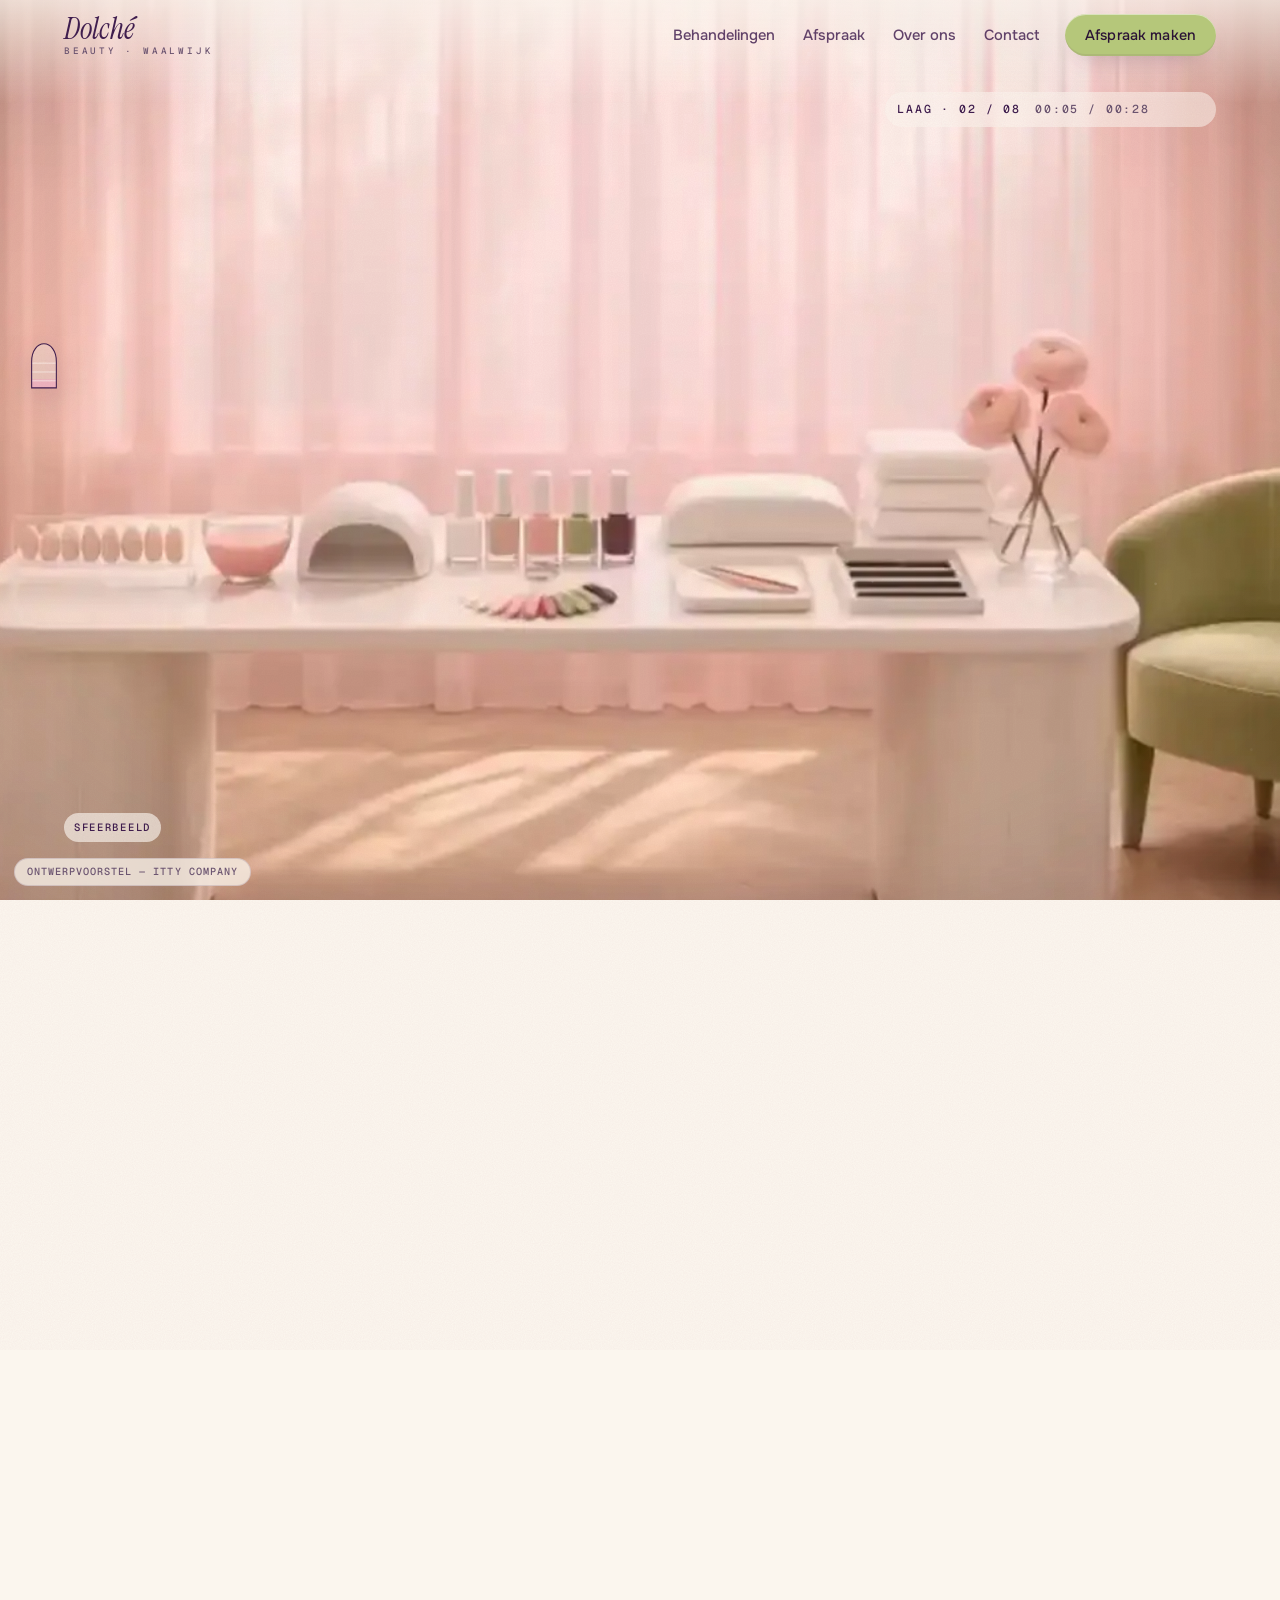
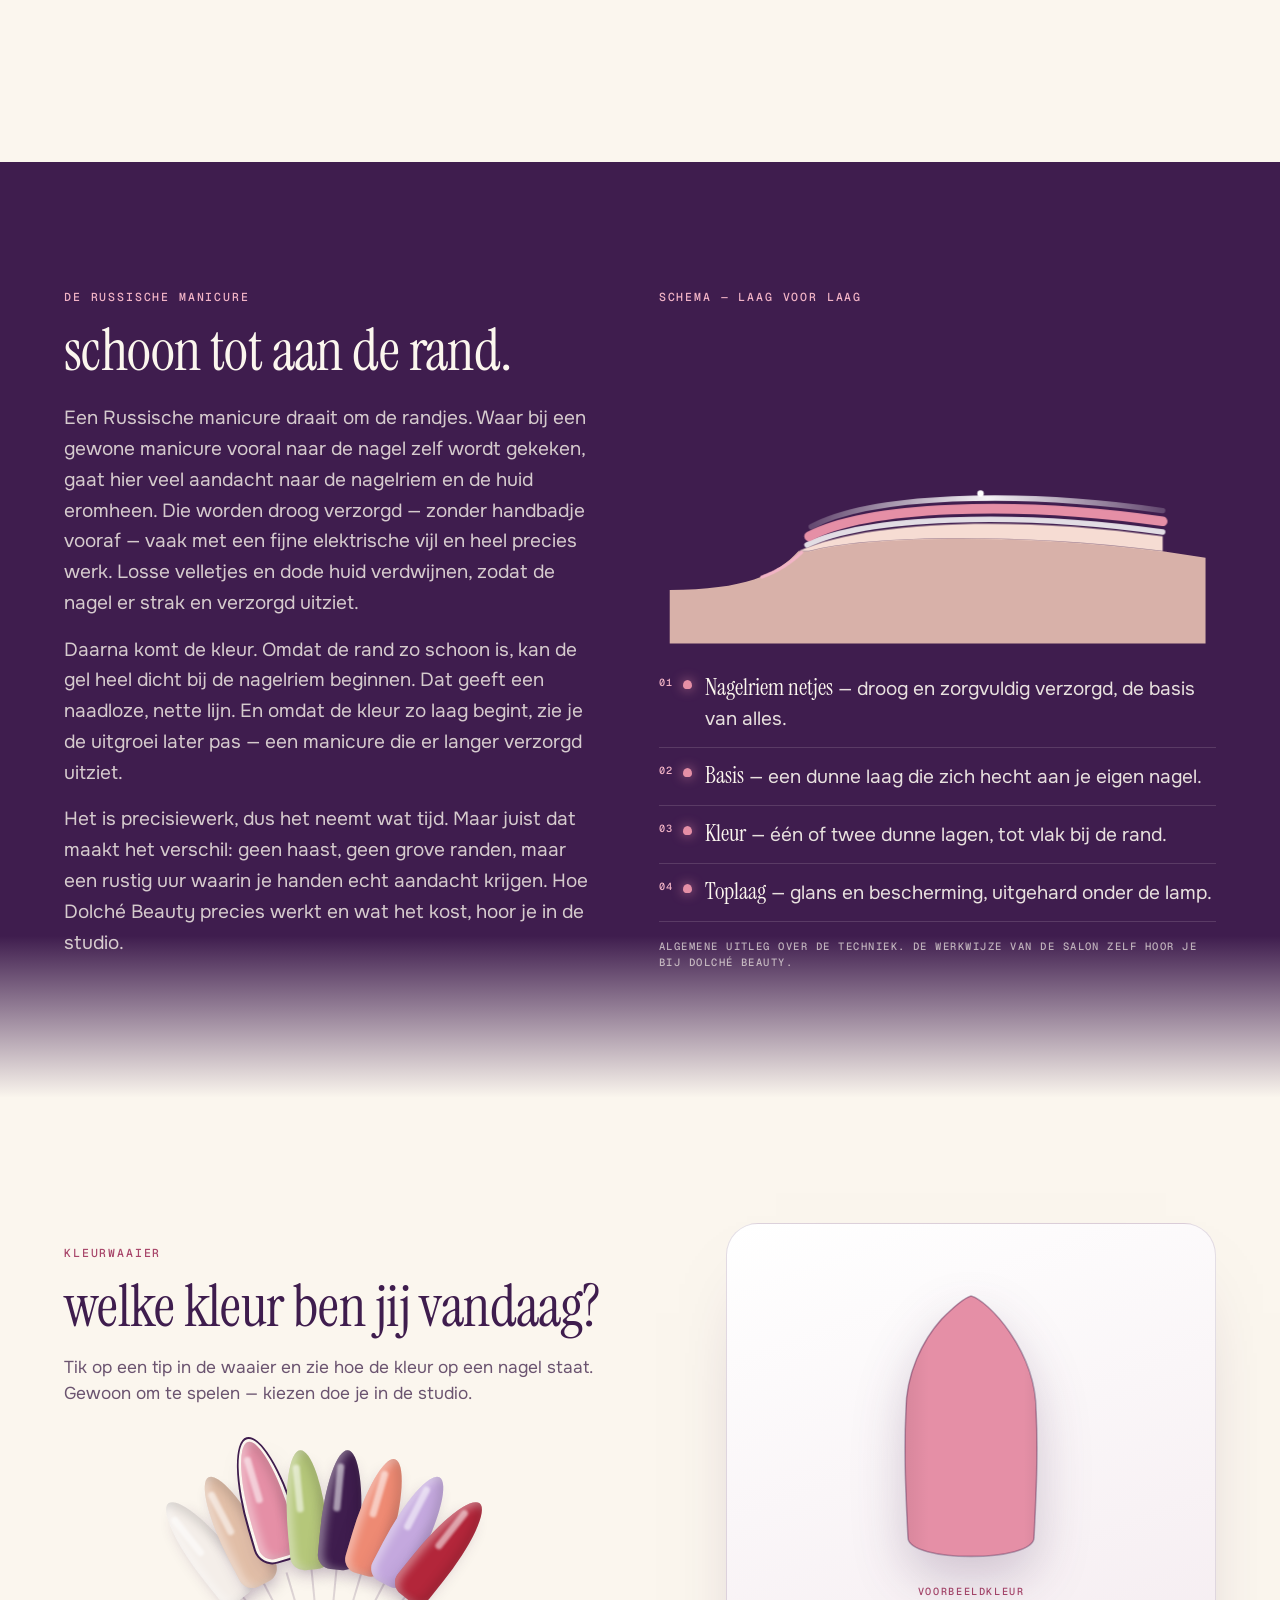
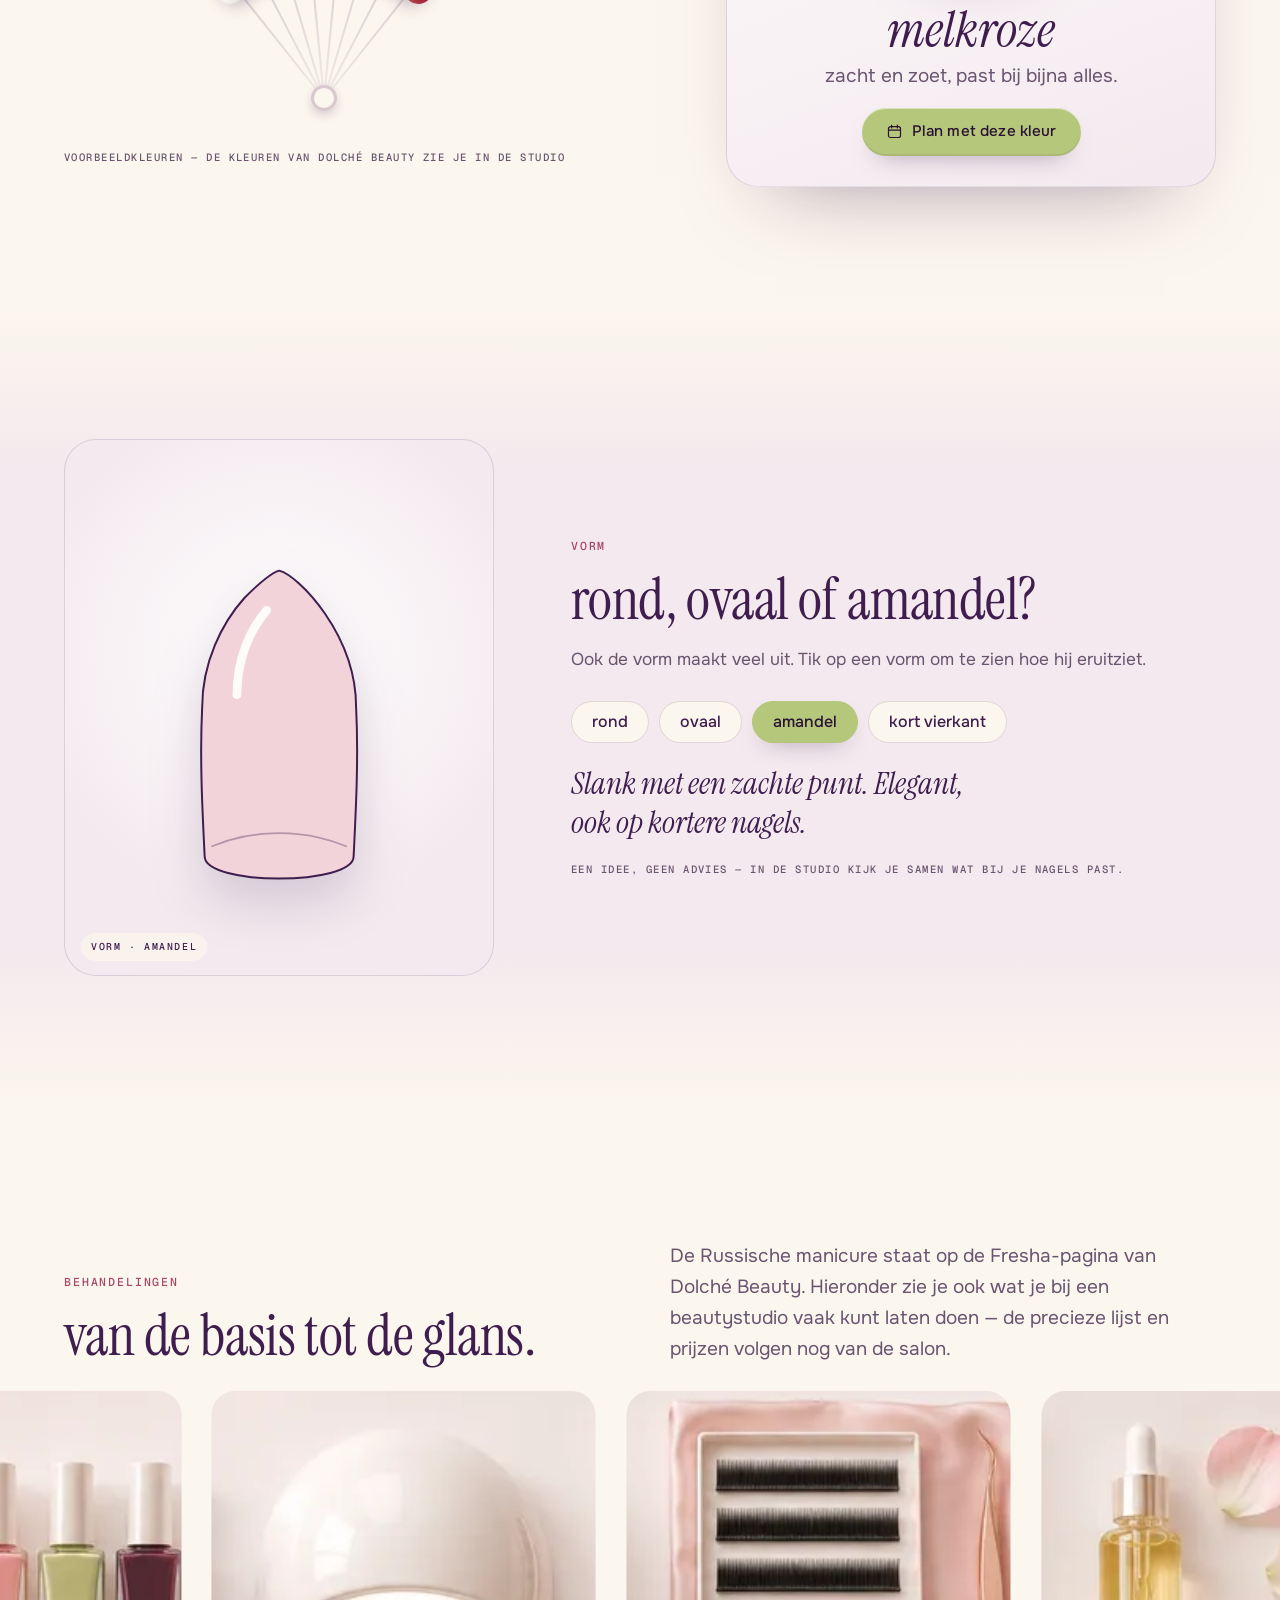
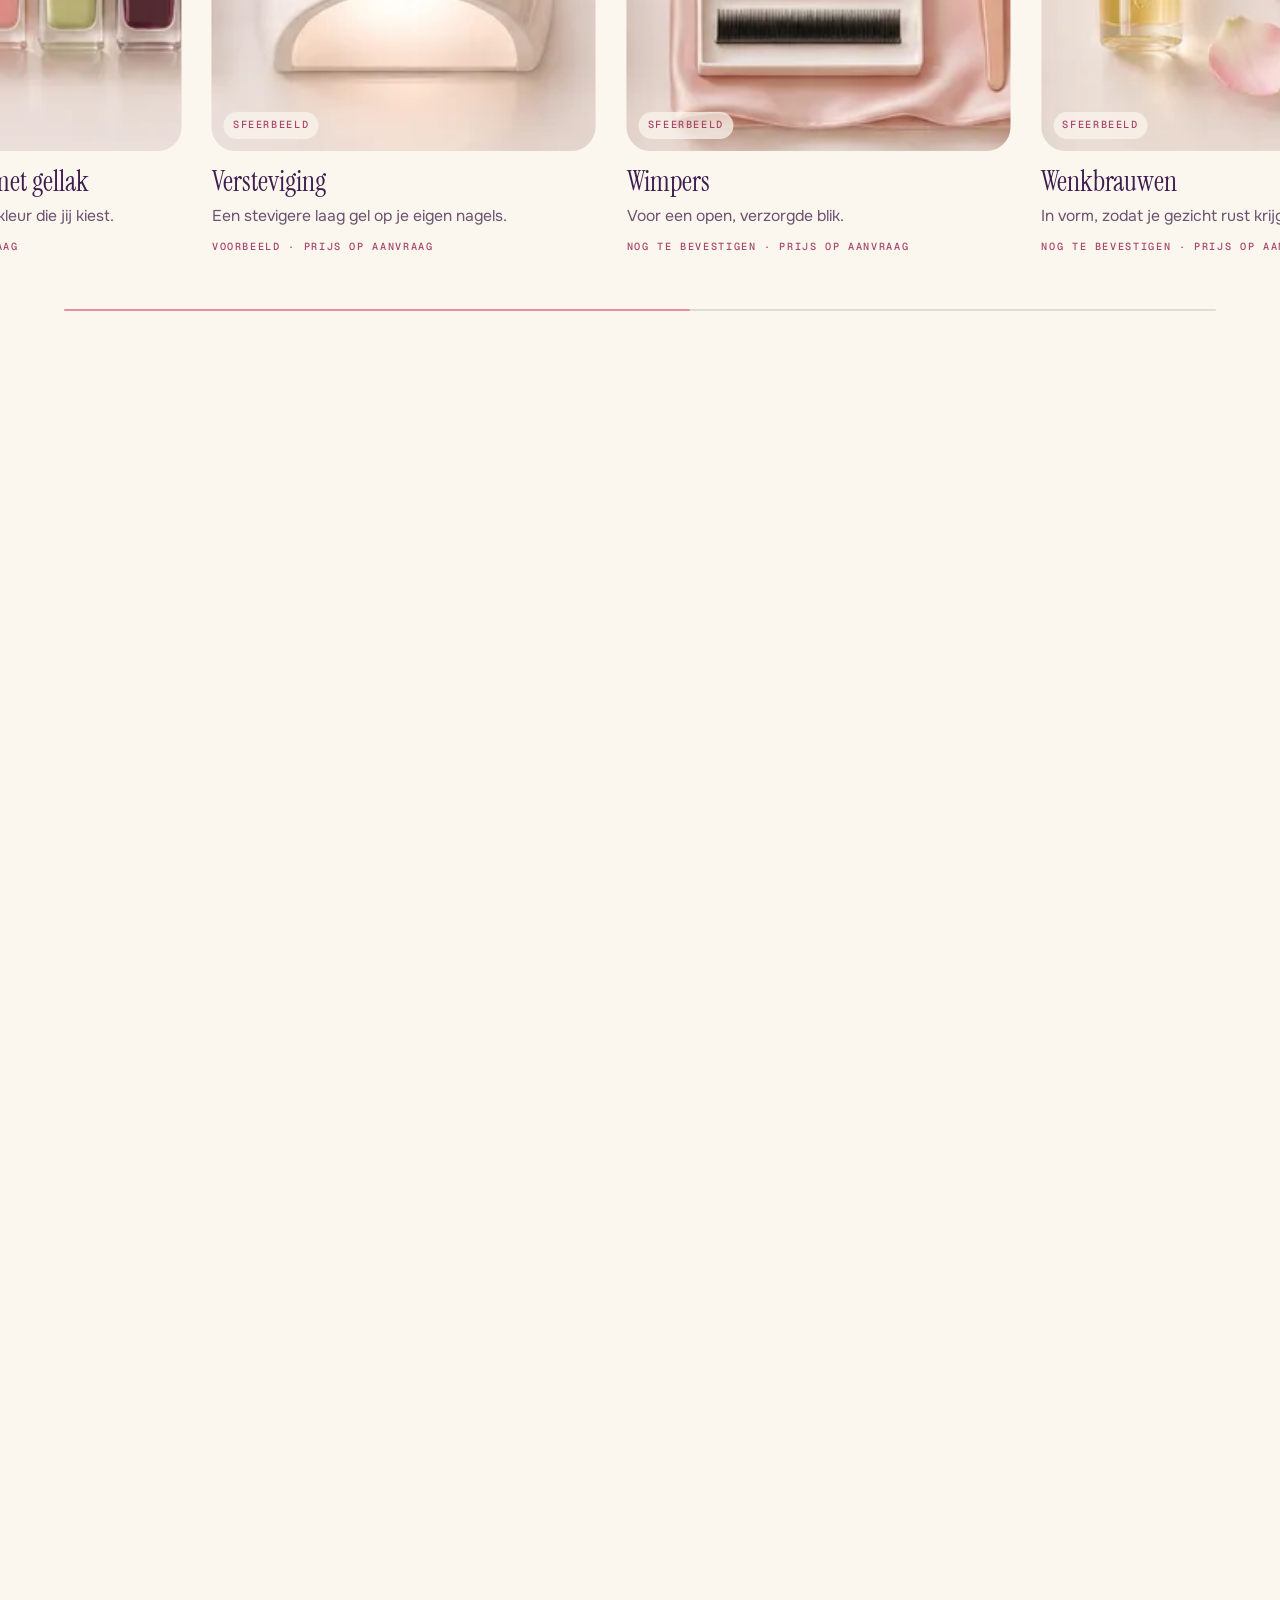
<file: index.html>
<!DOCTYPE html>
<html lang="nl">
<head>
<meta charset="utf-8">
<meta name="viewport" content="width=device-width, initial-scale=1, viewport-fit=cover">
<title>Dolché Beauty — Russische manicure aan de Molenvlietstraat in Waalwijk</title>
<meta name="description" content="Dolché Beauty, Molenvlietstraat 1 in Waalwijk. Russische manicure, laag voor laag en tot in de details. Vraag je afspraak online aan of bel 06 39 27 88 06.">
<meta name="theme-color" content="#FBF6EE">
<meta property="og:title" content="Dolché Beauty — Russische manicure aan de Molenvlietstraat in Waalwijk">
<meta property="og:description" content="Dolché Beauty, Molenvlietstraat 1 in Waalwijk. Russische manicure, laag voor laag en tot in de details. Vraag je afspraak online aan of bel 06 39 27 88 06.">
<meta property="og:image" content="assets/img/k8.webp">
<meta name="robots" content="noindex">
<link rel="icon" href="data:image/svg+xml,%3Csvg xmlns='http://www.w3.org/2000/svg' viewBox='0 0 32 32'%3E%3Crect width='32' height='32' rx='9' fill='%233F1D4E'/%3E%3Cpath d='M10 27V14.5C10 8.6 13 4.5 16 4.5s6 4.1 6 10V27z' fill='%23E58FA6'/%3E%3Cpath d='M12.5 9.5c.8-1.8 1.9-2.8 3-3.2' stroke='%23FBF6EE' stroke-width='1.6' stroke-linecap='round' fill='none'/%3E%3C/svg%3E">
<script>document.documentElement.classList.add('js');try{var d=JSON.parse(sessionStorage.getItem('lak')||'null');if(d){sessionStorage.removeItem('lak');var c=document.documentElement.classList;c.add('pl-closed','pl-noanim');if(d.b)c.add('pl-back');window.__pl=d.l;setTimeout(function(){c.remove('pl-closed')},2200)}}catch(e){}</script>
<link rel="preconnect" href="https://fonts.googleapis.com">
<link rel="preconnect" href="https://fonts.gstatic.com" crossorigin>
<link href="https://fonts.googleapis.com/css2?family=Instrument+Serif:ital@0;1&amp;family=Onest:wght@400;500&amp;family=Geist+Mono:wght@500&amp;display=swap" rel="stylesheet">
<link rel="stylesheet" href="assets/style.css">
</head>
<body>
<a class="skip" href="#inhoud">Naar inhoud</a>
<header class="hd">
  <a class="logo" href="index.html" aria-label="Dolché Beauty — home"><span><em>Dolché</em></span><small>Beauty · Waalwijk</small></a>
  <nav class="nav" id="menu" aria-label="Hoofdmenu"><a href="behandelingen.html">Behandelingen</a><a href="afspraak.html">Afspraak</a><a href="over-ons.html">Over ons</a><a href="contact.html">Contact</a>
    <div class="mnav"><a class="btn" href="afspraak.html"><svg viewBox="0 0 24 24" fill="none" stroke="currentColor" stroke-width="1.7" stroke-linecap="round" aria-hidden="true"><rect x="3.5" y="5" width="17" height="15.5" rx="3"/><path d="M3.5 10h17M8 3v4M16 3v4"/></svg>Afspraak maken</a><a class="btn ghost" href="tel:+31639278806"><svg viewBox="0 0 24 24" fill="none" stroke="currentColor" stroke-width="1.7" stroke-linecap="round" stroke-linejoin="round" aria-hidden="true"><path d="M5 4h3.5l1.6 4.2-2.2 1.4a11 11 0 0 0 6.5 6.5l1.4-2.2L20 15.5V19a1.5 1.5 0 0 1-1.6 1.5C10.6 20 4 13.4 3.5 5.6A1.5 1.5 0 0 1 5 4z"/></svg>Bel 06 39 27 88 06</a><a class="btn ghost" href="https://instagram.com/dolchebeauty.nl" target="_blank" rel="noopener"><svg viewBox="0 0 24 24" fill="none" stroke="currentColor" stroke-width="1.7" aria-hidden="true"><rect x="3.5" y="3.5" width="17" height="17" rx="5"/><circle cx="12" cy="12" r="3.8"/><circle cx="17.2" cy="6.8" r=".9" fill="currentColor" stroke="none"/></svg>Instagram</a><p>Molenvlietstraat 1, Waalwijk</p></div>
  </nav>
  <a class="btn pill" href="afspraak.html">Afspraak maken</a>
  <button class="burger" type="button" aria-label="Menu" aria-expanded="false" aria-controls="menu"><span></span><span></span><span></span></button>
</header>
<main id="inhoud">
<section class="film" data-src="assets/film-main.mp4" data-src-m="assets/film-main-m.mp4" data-poster-m="assets/img/film-main-m-0.webp" data-hud="Laag" data-total="8" data-dur="28.0" data-uv="20.17,21.75" data-portal style="--m:8" aria-label="Dolché Beauty — een studio maakt zich klaar, van ochtendlicht tot gouden uur">
  <div class="stage">
    <video poster="assets/img/film-main-0.webp" muted playsinline preload="none" aria-hidden="true"></video>
    <div class="vignette"></div>
    <div class="bigword" aria-hidden="true"><span></span></div>
    <canvas class="fx" aria-hidden="true"></canvas>
    <div class="uvgloed" aria-hidden="true"></div>
    <div class="fhero">
      <div class="top"><span class="chip">Russische manicure · Waalwijk</span><h1>zoet, maar <em>precies.</em></h1></div>
        <div class="low band glow-follow">
          <p class="lead">Dolché Beauty is een beautystudio aan de Molenvlietstraat in Waalwijk, voor de Russische manicure: nagels die strak tot aan de nagelriem verzorgd zijn. Vraag je afspraak online aan, of bel even.</p>
          <button class="more" type="button" aria-expanded="false">lees verder +</button>
          <div class="row"><a class="btn" href="afspraak.html"><svg viewBox="0 0 24 24" fill="none" stroke="currentColor" stroke-width="1.7" stroke-linecap="round" aria-hidden="true"><rect x="3.5" y="5" width="17" height="15.5" rx="3"/><path d="M3.5 10h17M8 3v4M16 3v4"/></svg>Plan je afspraak</a><a class="btn ghost" href="tel:+31639278806"><svg viewBox="0 0 24 24" fill="none" stroke="currentColor" stroke-width="1.7" stroke-linecap="round" stroke-linejoin="round" aria-hidden="true"><path d="M5 4h3.5l1.6 4.2-2.2 1.4a11 11 0 0 0 6.5 6.5l1.4-2.2L20 15.5V19a1.5 1.5 0 0 1-1.6 1.5C10.6 20 4 13.4 3.5 5.6A1.5 1.5 0 0 1 5 4z"/></svg>Bel 06 39 27 88 06</a></div>
        </div>
      <div class="plates"><a class="plate glow-follow" href="https://www.google.com/maps/search/?api=1&amp;query=Molenvlietstraat+1+5142+EL+Waalwijk" target="_blank" rel="noopener"><svg viewBox="0 0 24 24" fill="none" stroke="currentColor" stroke-width="1.7" aria-hidden="true"><path d="M12 21s-7-6.2-7-11.5A7 7 0 0 1 19 9.5C19 14.8 12 21 12 21z"/><circle cx="12" cy="9.5" r="2.5"/></svg><span>Molenvlietstraat 1<small>5142 EL Waalwijk</small></span></a><a class="plate glow-follow" href="tel:+31639278806"><svg viewBox="0 0 24 24" fill="none" stroke="currentColor" stroke-width="1.7" stroke-linecap="round" stroke-linejoin="round" aria-hidden="true"><path d="M5 4h3.5l1.6 4.2-2.2 1.4a11 11 0 0 0 6.5 6.5l1.4-2.2L20 15.5V19a1.5 1.5 0 0 1-1.6 1.5C10.6 20 4 13.4 3.5 5.6A1.5 1.5 0 0 1 5 4z"/></svg><span>06 39 27 88 06<small>bellen</small></span></a><a class="plate glow-follow" href="https://instagram.com/dolchebeauty.nl" target="_blank" rel="noopener"><svg viewBox="0 0 24 24" fill="none" stroke="currentColor" stroke-width="1.7" aria-hidden="true"><rect x="3.5" y="3.5" width="17" height="17" rx="5"/><circle cx="12" cy="12" r="3.8"/><circle cx="17.2" cy="6.8" r=".9" fill="currentColor" stroke="none"/></svg><span>@dolchebeauty.nl<small>op Instagram</small></span></a></div>
    </div>
    <div class="ftitle tl" aria-live="polite"><h2></h2><p></p></div>
    <article class="fcard glow-follow tr"><span class="no">Laag · 01 / 08</span><b>De rust voor de eerste kleur</b><p>Een studio in de ochtend is een stille plek. Zacht licht door de vitrage, een opgeruimde tafel, een stoel die wacht. Zo hoort een dag te beginnen: eerst alles klaar, dan pas de eerste afspraak.</p><button class="more" type="button" aria-expanded="false">lees verder +</button></article><article class="fcard glow-follow bl"><span class="no">Laag · 02 / 08</span><b>Kleur is een gevoel</b><p>Sommige dagen vragen om melkwit of een zachte nude, andere om roze, pistache of diep pruim. Een goede kleur past bij je huid, je werk en je humeur — en mag best elke keer anders zijn.</p><button class="more" type="button" aria-expanded="false">lees verder +</button></article><article class="fcard glow-follow "><span class="no">Laag · 03 / 08</span><b>Wat je niet ziet, telt het meest</b><p>Bij een Russische manicure gaat de meeste aandacht naar de nagelriem en de randjes eromheen. Die worden zorgvuldig en droog verzorgd, zodat de kleur straks heel dicht bij de huid kan beginnen.</p><button class="more" type="button" aria-expanded="false">lees verder +</button></article><article class="fcard glow-follow "><span class="no">Laag · 04 / 08</span><b>Dun is sterk</b><p>Gel wordt niet in één dikke laag aangebracht, maar in dunne lagen: een basis, kleur en nog eens kleur. Elke laag mooi glad, tot vlak bij de nagelriem. Zo blijft het licht en ziet het er natuurlijk uit.</p><button class="more" type="button" aria-expanded="false">lees verder +</button></article><article class="fcard glow-follow lo"><span class="no">Laag · 05 / 08</span><b>Licht maakt het af</b><p>Na elke laag gaat de nagel even onder de lamp. Daar wordt de gel hard. Geen wachten tot het droog is, geen vlekken in je tas: je loopt naar buiten en het zit.</p><button class="more" type="button" aria-expanded="false">lees verder +</button></article><article class="fcard glow-follow bl"><span class="no">Laag · 06 / 08</span><b>Ook je blik</b><p>Naast nagels gaat het bij veel beautystudio's ook om wimpers en wenkbrauwen. Of en hoe Dolché Beauty dat doet, bevestigen we nog met de salon. Benieuwd? Bel of stuur een bericht.</p><button class="more" type="button" aria-expanded="false">lees verder +</button></article><article class="fcard glow-follow tm"><span class="no">Laag · 07 / 08</span><b>De glans die blijft</b><p>Als laatste komt de toplaag: die geeft de glans en beschermt de kleur eronder. Een paar druppels olie voor de nagelriemen, en je handen zijn weer helemaal van jou.</p><button class="more" type="button" aria-expanded="false">lees verder +</button></article>
    <div class="hud mono" aria-hidden="true"><span class="hl">Laag · 01 / 08</span><span class="sf">Sfeerbeeld</span><span class="tc">00:00 / 00:28</span><span class="load"><s></s></span></div>
    <div class="nail" aria-hidden="true"><svg viewBox="0 0 34 54"><defs><clipPath id="nailclip"><path d="M3 52V22C3 10 9.5 2 17 2s14 8 14 20v30z"/></clipPath></defs>
      <g clip-path="url(#nailclip)"><rect class="nf" x="0" y="0" width="34" height="54"/><path class="nl" d="M0 44H34M0 34H34M0 24H34"/><rect class="ng" x="-20" y="0" width="12" height="54"/></g>
      <path class="no" d="M3 52V22C3 10 9.5 2 17 2s14 8 14 20v30z"/></svg><i class="bar"><b></b></i></div>
    <span class="ftag mono">Sfeerbeeld</span>
    <div class="fhint">scroll — laag voor laag</div>
  </div>
  <ol class="fstills"><li><picture><source media="(max-width:760px)" srcset="assets/img/k1-m.webp"><img src="assets/img/k1.webp" alt="" loading="lazy"></picture><div class="box"><div><span class="chip">Russische manicure · Waalwijk</span><h1 style="margin-top:14px">zoet, maar <em>precies.</em></h1><p class="lead">Dolché Beauty is een beautystudio aan de Molenvlietstraat in Waalwijk, voor de Russische manicure: nagels die strak tot aan de nagelriem verzorgd zijn. Vraag je afspraak online aan, of bel even.</p><div class="row"><a class="btn" href="afspraak.html"><svg viewBox="0 0 24 24" fill="none" stroke="currentColor" stroke-width="1.7" stroke-linecap="round" aria-hidden="true"><rect x="3.5" y="5" width="17" height="15.5" rx="3"/><path d="M3.5 10h17M8 3v4M16 3v4"/></svg>Plan je afspraak</a><a class="btn ghost" href="tel:+31639278806"><svg viewBox="0 0 24 24" fill="none" stroke="currentColor" stroke-width="1.7" stroke-linecap="round" stroke-linejoin="round" aria-hidden="true"><path d="M5 4h3.5l1.6 4.2-2.2 1.4a11 11 0 0 0 6.5 6.5l1.4-2.2L20 15.5V19a1.5 1.5 0 0 1-1.6 1.5C10.6 20 4 13.4 3.5 5.6A1.5 1.5 0 0 1 5 4z"/></svg>Bel 06 39 27 88 06</a></div></div><div><h2>eerst het licht.</h2><p class="note">Een stille studio, een lege stoel, een nieuwe dag.</p><p><b>De rust voor de eerste kleur.</b> Een studio in de ochtend is een stille plek. Zacht licht door de vitrage, een opgeruimde tafel, een stoel die wacht. Zo hoort een dag te beginnen: eerst alles klaar, dan pas de eerste afspraak.</p></div></div><span class="cap mono">Sfeerbeeld</span></li><li><picture><source media="(max-width:760px)" srcset="assets/img/k2-m.webp"><img src="assets/img/k2.webp" alt="" loading="lazy"></picture><div class="box"><div><h2>kies je kleur.</h2><p class="note">Melkwit, nude, zacht roze — of iets met lef.</p><p><b>Kleur is een gevoel.</b> Sommige dagen vragen om melkwit of een zachte nude, andere om roze, pistache of diep pruim. Een goede kleur past bij je huid, je werk en je humeur — en mag best elke keer anders zijn.</p></div></div><span class="cap mono">Sfeerbeeld — geen werk van de salon</span></li><li><picture><source media="(max-width:760px)" srcset="assets/img/k3-m.webp"><img src="assets/img/k3.webp" alt="" loading="lazy"></picture><div class="box"><div><h2>een schoon begin.</h2><p class="note">Bij een Russische manicure begint alles bij de basis.</p><p><b>Wat je niet ziet, telt het meest.</b> Bij een Russische manicure gaat de meeste aandacht naar de nagelriem en de randjes eromheen. Die worden zorgvuldig en droog verzorgd, zodat de kleur straks heel dicht bij de huid kan beginnen.</p></div></div><span class="cap mono">Sfeerbeeld — geen werk van de salon</span></li><li><picture><source media="(max-width:760px)" srcset="assets/img/k4-m.webp"><img src="assets/img/k4.webp" alt="" loading="lazy"></picture><div class="box"><div><h2>laag voor laag.</h2><p class="note">Dun, gelijkmatig, tot vlak bij de nagelriem.</p><p><b>Dun is sterk.</b> Gel wordt niet in één dikke laag aangebracht, maar in dunne lagen: een basis, kleur en nog eens kleur. Elke laag mooi glad, tot vlak bij de nagelriem. Zo blijft het licht en ziet het er natuurlijk uit.</p></div></div><span class="cap mono">Sfeerbeeld</span></li><li><picture><source media="(max-width:760px)" srcset="assets/img/k5-m.webp"><img src="assets/img/k5.webp" alt="" loading="lazy"></picture><div class="box"><div><h2>dan het licht.</h2><p class="note">Onder de lamp wordt elke laag hard.</p><p><b>Licht maakt het af.</b> Na elke laag gaat de nagel even onder de lamp. Daar wordt de gel hard. Geen wachten tot het droog is, geen vlekken in je tas: je loopt naar buiten en het zit.</p></div></div><span class="cap mono">Sfeerbeeld</span></li><li><picture><source media="(max-width:760px)" srcset="assets/img/k6-m.webp"><img src="assets/img/k6.webp" alt="" loading="lazy"></picture><div class="box"><div><h2>en dan: <em>je blik.</em></h2><p class="note">Wimpers en wenkbrauwen — vraag wat er kan.</p><p><b>Ook je blik.</b> Naast nagels gaat het bij veel beautystudio's ook om wimpers en wenkbrauwen. Of en hoe Dolché Beauty dat doet, bevestigen we nog met de salon. Benieuwd? Bel of stuur een bericht.</p></div></div><span class="cap mono">Sfeerbeeld</span></li><li><picture><source media="(max-width:760px)" srcset="assets/img/k7-m.webp"><img src="assets/img/k7.webp" alt="" loading="lazy"></picture><div class="box"><div><h2>de laatste glans.</h2><p class="note">Een toplaag, en het licht doet de rest.</p><p><b>De glans die blijft.</b> Als laatste komt de toplaag: die geeft de glans en beschermt de kleur eronder. Een paar druppels olie voor de nagelriemen, en je handen zijn weer helemaal van jou.</p></div></div><span class="cap mono">Sfeerbeeld</span></li></ol>
  <script type="application/json">[{"t": "eerst het licht.", "s": "Een stille studio, een lege stoel, een nieuwe dag.", "fx": "dust", "cool": 1, "at": 0.3, "w": "licht", "pos": "tl", "tw": "44vw", "ty": 17, "o": [0.07, 0.99, 0.47, 0.94], "b": [0.5, 0.66], "om": [0, 1, 0.48, 0.78]}, {"t": "kies je kleur.", "s": "Melkwit, nude, zacht roze — of iets met lef.", "fx": "glint", "at": 5.04, "w": "kleur", "pos": "tl", "tw": "30vw", "ty": 17, "o": [0.35, 1, 0.2, 0.92], "b": [0.66, 0.6], "g": [0.37, 0.47, 0.69, 0.44], "om": [0, 1, 0.32, 0.95], "gm": [0.02, 0.5, 0.98, 0.47]}, {"t": "een schoon begin.", "s": "Bij een Russische manicure begint alles bij de basis.", "fx": "beam", "at": 10.08, "w": "basis", "pos": "tr", "tw": "38vw", "ty": 17, "o": [0, 0.47, 0.26, 0.64], "b": [0.28, 0.44], "om": [0, 1, 0.2, 0.62]}, {"t": "laag voor laag.", "s": "Dun, gelijkmatig, tot vlak bij de nagelriem.", "fx": "ripple", "at": 15.12, "tym": 0.125, "w": "laag", "pos": "tr", "tw": "32vw", "ty": 17, "o": [0.27, 0.63, 0.22, 0.97], "b": [0.45, 0.62], "rp": [0.475, 0.63, 0.11], "om": [0, 1, 0.08, 0.95], "rpm": [0.5, 0.5, 0.32]}, {"t": "dan het licht.", "s": "Onder de lamp wordt elke laag hard.", "fx": "lamp", "at": 20.1, "w": "gloed", "pos": "tr", "tw": "40vw", "ty": 14, "o": [0, 0.97, 0.37, 0.92], "b": [0.62, 0.62], "lp": [0.27, 0.79, 0.2], "om": [0, 1, 0.5, 0.92], "lpm": [0.45, 0.76, 0.32]}, {"t": "en dan: <em>je blik.</em>", "s": "Wimpers en wenkbrauwen — vraag wat er kan.", "fx": "petal", "at": 22.0, "w": "blik", "pos": "tl", "tw": "40vw", "ty": 17, "o": [0.44, 1, 0.48, 1], "b": [0.3, 0.5], "g": [0.515, 0.6, 0.6, 0.82], "pt": [0.93, 0.86, 0.6, 0.93], "om": [0, 1, 0.33, 1], "gm": [0.1, 0.6, 0.5, 0.9], "ptm": [0.9, 0.9, 0.5, 0.96]}, {"t": "de laatste glans.", "s": "Een toplaag, en het licht doet de rest.", "fx": "caustic", "at": 27.9, "w": "glans", "pos": "tl", "tw": "42vw", "ty": 12, "o": [0.18, 1, 0.33, 1], "b": [0.5, 0.48], "cz": [0.2, 0.8, 0.8, 0.98], "warm": 1, "om": [0, 1, 0.42, 1], "czm": [0, 1, 0.82, 0.98]}]</script>
</section>
<section class="portal" data-a="assets/img/film-main-end.webp" data-a-m="assets/img/film-main-m-end.webp" data-b="assets/img/k8.webp" data-b-m="assets/img/k8-m.webp" data-g="[0.5,0.95]" data-g-m="[0.5,0.96]" aria-label="Jouw plek staat klaar">
  <div class="pstage">
    <img class="pfb a" alt="">
    <img class="pfb b" src="assets/img/k8.webp" alt="Lege pistachegroene fauteuil aan een witte manicuretafel in het gouden avondlicht">
    <canvas class="gl" aria-hidden="true"></canvas>
    <canvas class="dust" data-k="warm" aria-hidden="true"></canvas>
    <div class="ptext glow-follow">
      <div class="pl">
        <span class="eyebrow">Dolché Beauty · Waalwijk</span>
        <h2>jouw plek staat klaar.</h2>
        <div class="row"><a class="btn" href="afspraak.html"><svg viewBox="0 0 24 24" fill="none" stroke="currentColor" stroke-width="1.7" stroke-linecap="round" aria-hidden="true"><rect x="3.5" y="5" width="17" height="15.5" rx="3"/><path d="M3.5 10h17M8 3v4M16 3v4"/></svg>Plan je afspraak</a><a class="btn ghost" href="tel:+31639278806"><svg viewBox="0 0 24 24" fill="none" stroke="currentColor" stroke-width="1.7" stroke-linecap="round" stroke-linejoin="round" aria-hidden="true"><path d="M5 4h3.5l1.6 4.2-2.2 1.4a11 11 0 0 0 6.5 6.5l1.4-2.2L20 15.5V19a1.5 1.5 0 0 1-1.6 1.5C10.6 20 4 13.4 3.5 5.6A1.5 1.5 0 0 1 5 4z"/></svg>Bel 06 39 27 88 06</a></div>
      </div>
      <p class="p1">Aan het eind van het verhaal is er maar één ding over: een lege stoel aan een witte tafel, in het warme licht van het eind van de middag. Die plek is voor jou. Of je nu je nagels netjes wilt laten verzorgen, zin hebt in een nieuwe kleur of gewoon een uurtje rust zoekt — aan de Molenvlietstraat in Waalwijk zit je goed.</p>
      <p class="p2">Een afspraak maken hoeft niet ingewikkeld te zijn. Kies wat je wilt laten doen, kies een dag en een tijd, laat je naam en nummer achter. Liever even bellen? Dat kan natuurlijk ook: 06 39 27 88 06.</p>
      <button class="more" type="button" aria-expanded="false">lees verder +</button>
    </div>
    <span class="ptag mono">Sfeerbeeld</span>
    <div class="pdark"></div>
  </div>
</section>

<section class="dark-band seam-bot" id="russisch" style="--to:var(--suiker)">
  <canvas class="dust" data-k="pink" aria-hidden="true"></canvas>
  <div class="wrap j1">
    <div>
      <span class="eyebrow">De Russische manicure</span>
      <h2 class="words">schoon tot aan de rand.</h2>
      <div class="prose rv">
        <p>Een Russische manicure draait om de randjes. Waar bij een gewone manicure vooral naar de nagel zelf wordt gekeken, gaat hier veel aandacht naar de nagelriem en de huid eromheen. Die worden droog verzorgd — zonder handbadje vooraf — vaak met een fijne elektrische vijl en heel precies werk. Losse velletjes en dode huid verdwijnen, zodat de nagel er strak en verzorgd uitziet.</p>
        <p>Daarna komt de kleur. Omdat de rand zo schoon is, kan de gel heel dicht bij de nagelriem beginnen. Dat geeft een naadloze, nette lijn. En omdat de kleur zo laag begint, zie je de uitgroei later pas — een manicure die er langer verzorgd uitziet.</p>
        <p>Het is precisiewerk, dus het neemt wat tijd. Maar juist dat maakt het verschil: geen haast, geen grove randen, maar een rustig uur waarin je handen echt aandacht krijgen. Hoe Dolché Beauty precies werkt en wat het kost, hoor je in de studio.</p>
      </div>
    </div>
    <div class="schema rv" style="--d:1">
      <span class="eyebrow">Schema — laag voor laag</span>
      <svg class="xsec" viewBox="0 0 520 300" aria-hidden="true">
        <defs><linearGradient id="gtop" x1="0" x2="1"><stop offset="0" stop-color="#fff" stop-opacity=".2"/><stop offset=".5" stop-color="#fff" stop-opacity=".95"/><stop offset="1" stop-color="#fff" stop-opacity=".2"/></linearGradient></defs>
        <path class="skin" d="M10 250C80 250 110 236 130 214L140 214C190 200 330 196 470 214L510 220V300H10Z"/>
        <path class="plate" d="M130 214C190 186 330 180 470 200L470 214C330 196 190 200 140 214Z"/>
        <path class="ly l0" pathLength="1" d="M96 238C112 232 124 224 134 214"/>
        <path class="ly l1" pathLength="1" d="M138 208C192 182 330 176 470 196"/>
        <path class="ly l2" pathLength="1" d="M140 200C194 172 330 166 470 186"/>
        <path class="ly l3" pathLength="1" d="M142 191C196 162 330 156 470 176"/>
        <circle class="spark" cx="300" cy="160" r="3"/>
      </svg>
      <ol class="layers">
        <li><span class="n">01</span><b>Nagelriem netjes</b> — droog en zorgvuldig verzorgd, de basis van alles.</li>
        <li><span class="n">02</span><b>Basis</b> — een dunne laag die zich hecht aan je eigen nagel.</li>
        <li><span class="n">03</span><b>Kleur</b> — één of twee dunne lagen, tot vlak bij de rand.</li>
        <li><span class="n">04</span><b>Toplaag</b> — glans en bescherming, uitgehard onder de lamp.</li>
      </ol>
      <p class="note">Algemene uitleg over de techniek. De werkwijze van de salon zelf hoor je bij Dolché Beauty.</p>
    </div>
  </div>
</section>

<section class="bg-suiker" id="kleurwaaier">
  <div class="wrap waaier">
    <div>
      <span class="eyebrow">Kleurwaaier</span>
      <h2 class="words">welke kleur ben jij vandaag?</h2>
      <p class="lead rv" style="margin-top:18px">Tik op een tip in de waaier en zie hoe de kleur op een nagel staat. Gewoon om te spelen — kiezen doe je in de studio.</p>
      <div class="fan rv" role="group" aria-label="Kies een voorbeeldkleur"><button class="tip" type="button" style="--k:0;--c:#F4EEE9" aria-pressed="false" data-id="melkwit" data-n="melkwit" data-t="schoon, licht, altijd goed." data-c="#F4EEE9"><span class="sr">melkwit</span><i></i></button><button class="tip" type="button" style="--k:1;--c:#E2BFA8" aria-pressed="false" data-id="nude" data-n="nude" data-t="zoals je eigen nagels, maar dan op hun mooist." data-c="#E2BFA8"><span class="sr">nude</span><i></i></button><button class="tip" type="button" style="--k:2;--c:#E58FA6" aria-pressed="true" data-id="melkroze" data-n="melkroze" data-t="zacht en zoet, past bij bijna alles." data-c="#E58FA6"><span class="sr">melkroze</span><i></i></button><button class="tip" type="button" style="--k:3;--c:#B5C77A" aria-pressed="false" data-id="pistache" data-n="pistache" data-t="fris en een beetje onverwacht." data-c="#B5C77A"><span class="sr">pistache</span><i></i></button><button class="tip" type="button" style="--k:4;--c:#3F1D4E" aria-pressed="false" data-id="pruim" data-n="pruim" data-t="diep en rustig, voor de donkere maanden." data-c="#3F1D4E"><span class="sr">pruim</span><i></i></button><button class="tip" type="button" style="--k:5;--c:#EE8A73" aria-pressed="false" data-id="koraal" data-n="koraal" data-t="zomer, ook als het regent." data-c="#EE8A73"><span class="sr">koraal</span><i></i></button><button class="tip" type="button" style="--k:6;--c:#C4A8DE" aria-pressed="false" data-id="lila" data-n="lila" data-t="speels, licht en vrolijk." data-c="#C4A8DE"><span class="sr">lila</span><i></i></button><button class="tip" type="button" style="--k:7;--c:#B3263A" aria-pressed="false" data-id="rood" data-n="rood" data-t="klassiek. Hoeft geen uitleg." data-c="#B3263A"><span class="sr">rood</span><i></i></button><span class="ring" aria-hidden="true"></span></div>
      <ul class="kl-list"><li><i style="background:#F4EEE9"></i><b>melkwit</b> — schoon, licht, altijd goed.</li><li><i style="background:#E2BFA8"></i><b>nude</b> — zoals je eigen nagels, maar dan op hun mooist.</li><li><i style="background:#E58FA6"></i><b>melkroze</b> — zacht en zoet, past bij bijna alles.</li><li><i style="background:#B5C77A"></i><b>pistache</b> — fris en een beetje onverwacht.</li><li><i style="background:#3F1D4E"></i><b>pruim</b> — diep en rustig, voor de donkere maanden.</li><li><i style="background:#EE8A73"></i><b>koraal</b> — zomer, ook als het regent.</li><li><i style="background:#C4A8DE"></i><b>lila</b> — speels, licht en vrolijk.</li><li><i style="background:#B3263A"></i><b>rood</b> — klassiek. Hoeft geen uitleg.</li></ul>
      <p class="note rv">Voorbeeldkleuren — de kleuren van Dolché Beauty zie je in de studio</p>
    </div>
    <div class="kout rv" style="--d:1" aria-live="polite">
      <svg class="bignail" viewBox="0 0 200 300" aria-hidden="true">
        <defs><clipPath id="kclip"><path d="M40 270C38 230 36 190 38 150C38 114 54 82 72 62C84 50 93 42 100 40C116 44 162 92 162 150C164 190 162 230 160 270C160 294 40 294 40 270Z"/></clipPath>
        <linearGradient id="kshade" x1="0" x2="1"><stop offset="0" stop-color="#000" stop-opacity=".16"/><stop offset=".3" stop-color="#000" stop-opacity="0"/><stop offset=".75" stop-color="#000" stop-opacity="0"/><stop offset="1" stop-color="#000" stop-opacity=".18"/></linearGradient></defs>
        <g clip-path="url(#kclip)"><rect class="kbase" width="200" height="300" fill="#EBD3C6"/><rect class="kcol" width="200" height="300" fill="#E58FA6"/><rect width="200" height="300" fill="url(#kshade)"/><rect class="kgloss" x="-90" y="-20" width="46" height="340"/></g>
        <path d="M40 270C38 230 36 190 38 150C38 114 54 82 72 62C84 50 93 42 100 40C116 44 162 92 162 150C164 190 162 230 160 270C160 294 40 294 40 270Z" fill="none" stroke="rgba(63,29,78,.35)" stroke-width="1.5"/>
      </svg>
      <div class="kbody"><small>Voorbeeldkleur</small><b>melkroze</b><p>zacht en zoet, past bij bijna alles.</p><div class="row"><a class="btn" href="afspraak.html?dienst=gellak&amp;kleur=melkroze"><svg viewBox="0 0 24 24" fill="none" stroke="currentColor" stroke-width="1.7" stroke-linecap="round" aria-hidden="true"><rect x="3.5" y="5" width="17" height="15.5" rx="3"/><path d="M3.5 10h17M8 3v4M16 3v4"/></svg>Plan met deze kleur</a></div></div>
    </div>
  </div>
</section>

<section class="bg-melkglas seam-top seam-bot" id="vorm" style="--from:var(--suiker);--to:var(--suiker)">
  <div class="wrap vorm">
    <figure class="vfig rv" aria-hidden="true">
      <svg viewBox="0 0 200 300"><path class="vshape" d="M40 270C38 230 36 190 38 150C38 114 54 82 72 62C84 50 93 42 100 40C116 44 162 92 162 150C164 190 162 230 160 270C160 294 40 294 40 270Z"/><path class="vcut" d="M46 262C80 248 120 248 154 262"/><path class="vgloss" d="M66 140C66 112 76 88 90 72"/></svg>
      <figcaption class="mono">Vorm · <span class="vname">amandel</span></figcaption>
    </figure>
    <div>
      <span class="eyebrow">Vorm</span>
      <h2 class="words">rond, ovaal of amandel?</h2>
      <p class="lead rv" style="margin-top:18px">Ook de vorm maakt veel uit. Tik op een vorm om te zien hoe hij eruitziet.</p>
      <div class="chips rv" role="group" aria-label="Kies een vorm"><button class="schip" type="button" aria-pressed="false" data-id="rond" data-t="Kort en makkelijk. Handig als je veel met je handen doet.">rond</button><button class="schip" type="button" aria-pressed="false" data-id="ovaal" data-t="Zacht en vrouwelijk, laat vingers langer lijken.">ovaal</button><button class="schip" type="button" aria-pressed="true" data-id="amandel" data-t="Slank met een zachte punt. Elegant, ook op kortere nagels.">amandel</button><button class="schip" type="button" aria-pressed="false" data-id="vierkant" data-t="Strak en modern, met zachte hoekjes.">kort vierkant</button></div>
      <p class="vtxt rv" aria-live="polite">Slank met een zachte punt. Elegant, ook op kortere nagels.</p>
      <ul class="v-list"><li><b>rond</b> — Kort en makkelijk. Handig als je veel met je handen doet.</li><li><b>ovaal</b> — Zacht en vrouwelijk, laat vingers langer lijken.</li><li><b>amandel</b> — Slank met een zachte punt. Elegant, ook op kortere nagels.</li><li><b>kort vierkant</b> — Strak en modern, met zachte hoekjes.</li></ul>
      <p class="note rv">Een idee, geen advies — in de studio kijk je samen wat bij je nagels past.</p>
    </div>
  </div>
  <script type="application/json" id="nailpaths">{"rond": "M40 270C38 230 36 190 38 150C38 120 50 104 66 98C80 93 90 92 100 92C134 92 162 118 162 150C164 190 162 230 160 270C160 294 40 294 40 270Z", "ovaal": "M40 270C38 230 36 190 38 150C38 112 50 80 68 64C80 56 90 54 100 54C132 54 162 98 162 150C164 190 162 230 160 270C160 294 40 294 40 270Z", "amandel": "M40 270C38 230 36 190 38 150C38 114 54 82 72 62C84 50 93 42 100 40C116 44 162 92 162 150C164 190 162 230 160 270C160 294 40 294 40 270Z", "vierkant": "M40 270C38 230 36 190 38 150C38 110 44 102 68 101C80 100 90 100 100 100C130 100 160 102 162 150C164 190 162 230 160 270C160 294 40 294 40 270Z"}</script>
</section>

<section class="pano" id="behandelingen" aria-label="Wat je hier kunt laten doen">
  <div class="pin">
    <div class="head">
      <div><span class="eyebrow">Behandelingen</span><h2 class="words">van de basis tot de glans.</h2></div>
      <p class="rv">De Russische manicure staat op de Fresha-pagina van Dolché Beauty. Hieronder zie je ook wat je bij een beautystudio vaak kunt laten doen — de precieze lijst en prijzen volgen nog van de salon.</p>
    </div>
    <div class="track"><a class="panel" href="behandelingen.html#russisch" style="text-decoration:none"><div class="crop"><img src="assets/img/d1.webp" alt="" loading="lazy" style="--c:0.115"><span class="cap mono">Sfeerbeeld — geen werk van de salon</span></div><h3>Russische manicure</h3><p>Droge, precieze verzorging van nagelriem en nagel.</p><span class="mono">volgens Fresha · prijs op aanvraag</span></a><a class="panel" href="behandelingen.html#gellak" style="text-decoration:none"><div class="crop"><img src="assets/img/d1.webp" alt="" loading="lazy" style="--c:0.33"><span class="cap mono">Sfeerbeeld</span></div><h3>Russische manicure met gellak</h3><p>Strak tot aan de rand, in de kleur die jij kiest.</p><span class="mono">voorbeeld · prijs op aanvraag</span></a><a class="panel" href="behandelingen.html#versteviging" style="text-decoration:none"><div class="crop"><img src="assets/img/d1.webp" alt="" loading="lazy" style="--c:0.52"><span class="cap mono">Sfeerbeeld</span></div><h3>Versteviging</h3><p>Een stevigere laag gel op je eigen nagels.</p><span class="mono">voorbeeld · prijs op aanvraag</span></a><a class="panel" href="behandelingen.html#wimpers" style="text-decoration:none"><div class="crop"><img src="assets/img/d1.webp" alt="" loading="lazy" style="--c:0.69"><span class="cap mono">Sfeerbeeld</span></div><h3>Wimpers</h3><p>Voor een open, verzorgde blik.</p><span class="mono">nog te bevestigen · prijs op aanvraag</span></a><a class="panel" href="behandelingen.html#wenkbrauwen" style="text-decoration:none"><div class="crop"><img src="assets/img/d1.webp" alt="" loading="lazy" style="--c:0.905"><span class="cap mono">Sfeerbeeld</span></div><h3>Wenkbrauwen</h3><p>In vorm, zodat je gezicht rust krijgt.</p><span class="mono">nog te bevestigen · prijs op aanvraag</span></a><div class="panel end"><span class="mono">Russische manicure volgens Fresha · de rest voorbeeld</span><ul><li><a href="behandelingen.html#russisch">Russische manicure</a></li><li><a href="behandelingen.html#gellak">Russische manicure met gellak</a></li><li><a href="behandelingen.html#versteviging">Versteviging</a></li><li><a href="behandelingen.html#wimpers">Wimpers</a></li><li><a href="behandelingen.html#wenkbrauwen">Wenkbrauwen</a></li></ul><a class="btn" href="behandelingen.html"><svg viewBox="0 0 24 24" fill="none" stroke="currentColor" stroke-width="1.7" stroke-linejoin="round" aria-hidden="true"><path d="M7 21V10.5C7 6 9.6 2.8 12 2.8S17 6 17 10.5V21z"/><path d="M7 16.5c3.3-1.4 6.7-1.4 10 0"/></svg>Alle behandelingen</a></div></div>
    <div class="pbar"><i></i></div>
  </div>
</section>

<section class="bg-suiker" id="online">
  <div class="wrap">
    <span class="eyebrow">Online afspraak</span>
    <h2 class="words">in vier tikken aangevraagd.</h2>
    <p class="lead rv" style="margin-top:18px">Geen wachten tot iemand opneemt, geen gedoe. Je kiest zelf een moment dat jou uitkomt, ook ’s avonds op de bank of in je pauze.</p>
    <div class="path">
      <svg viewBox="0 0 1200 90" aria-hidden="true"><path d="M20 60 C 200 10, 330 85, 480 45 S 760 10, 880 50 S 1100 80, 1180 30" fill="none" stroke="rgba(63,29,78,.12)" stroke-width="2"/><path class="draw" d="M20 60 C 200 10, 330 85, 480 45 S 760 10, 880 50 S 1100 80, 1180 30" fill="none" stroke="#E58FA6" stroke-width="3" stroke-linecap="round"/><path class="dot" d="M0 -13C5 -6 9 -1 9 4A9 9 0 0 1 -9 4C-9 -1 -5 -6 0 -13Z" fill="#E58FA6" stroke="#FBF6EE" stroke-width="2.5"/></svg>
      <ol class="steps"><li><span class="n">01</span><b>Behandeling</b>Wat wil je laten doen?</li><li><span class="n">02</span><b>Dag &amp; tijd</b>Kies een moment dat jou past.</li><li><span class="n">03</span><b>Je gegevens</b>Naam en telefoonnummer, meer niet.</li><li><span class="n">04</span><b>Bevestigd</b>Je ziet meteen je aanvraag terug.</li></ol>
    </div>
    <div class="row rv"><a class="btn" href="afspraak.html"><svg viewBox="0 0 24 24" fill="none" stroke="currentColor" stroke-width="1.7" stroke-linecap="round" aria-hidden="true"><rect x="3.5" y="5" width="17" height="15.5" rx="3"/><path d="M3.5 10h17M8 3v4M16 3v4"/></svg>Plan je afspraak</a></div>
    <p class="fresha rv">Op Fresha staat Dolché Beauty met ‘bel om te boeken’. Met deze site kunnen klanten straks ook online een moment aanvragen.</p>
  </div>
</section>

<section class="bg-melkglas seam-top" id="adres" style="--from:var(--suiker)">
  <div class="wrap waar">
    <div class="bottleorn rv" aria-hidden="true"><i></i></div>
    <div>
      <span class="eyebrow">Adres</span>
      <h2 class="words">aan de molenvlietstraat.</h2>
      <div class="prose rv">
        <p>Je vindt Dolché Beauty aan de Molenvlietstraat 1 in Waalwijk. Kom je op de fiets of combineer je het met boodschappen? Vraag dan vooraf je afspraak aan, dan staat je plek klaar als je binnenkomt.</p>
        <p>De openingstijden zetten we hier zodra Dolché Beauty ze heeft doorgegeven. Tot die tijd: bel even naar 06 39 27 88 06 of kijk op Instagram.</p>
      </div>
      <div class="row rv"><a class="btn" href="https://www.google.com/maps/search/?api=1&amp;query=Molenvlietstraat+1+5142+EL+Waalwijk" target="_blank" rel="noopener"><svg viewBox="0 0 24 24" fill="none" stroke="currentColor" stroke-width="1.7" aria-hidden="true"><path d="M12 21s-7-6.2-7-11.5A7 7 0 0 1 19 9.5C19 14.8 12 21 12 21z"/><circle cx="12" cy="9.5" r="2.5"/></svg>Route plannen</a><a class="btn ghost" href="https://instagram.com/dolchebeauty.nl" target="_blank" rel="noopener"><svg viewBox="0 0 24 24" fill="none" stroke="currentColor" stroke-width="1.7" aria-hidden="true"><rect x="3.5" y="3.5" width="17" height="17" rx="5"/><circle cx="12" cy="12" r="3.8"/><circle cx="17.2" cy="6.8" r=".9" fill="currentColor" stroke="none"/></svg>Volg op Instagram</a></div>
    </div>
    <div class="gplates rv" style="--d:1">
      <a class="plate glow-follow" href="https://www.google.com/maps/search/?api=1&amp;query=Molenvlietstraat+1+5142+EL+Waalwijk" target="_blank" rel="noopener"><svg viewBox="0 0 24 24" fill="none" stroke="currentColor" stroke-width="1.7" aria-hidden="true"><path d="M12 21s-7-6.2-7-11.5A7 7 0 0 1 19 9.5C19 14.8 12 21 12 21z"/><circle cx="12" cy="9.5" r="2.5"/></svg><span>Molenvlietstraat 1<small>5142 EL Waalwijk</small></span></a>
      <a class="plate glow-follow" href="tel:+31639278806"><svg viewBox="0 0 24 24" fill="none" stroke="currentColor" stroke-width="1.7" stroke-linecap="round" stroke-linejoin="round" aria-hidden="true"><path d="M5 4h3.5l1.6 4.2-2.2 1.4a11 11 0 0 0 6.5 6.5l1.4-2.2L20 15.5V19a1.5 1.5 0 0 1-1.6 1.5C10.6 20 4 13.4 3.5 5.6A1.5 1.5 0 0 1 5 4z"/></svg><span>06 39 27 88 06<small>bellen</small></span></a>
      <a class="plate glow-follow" href="https://instagram.com/dolchebeauty.nl" target="_blank" rel="noopener"><svg viewBox="0 0 24 24" fill="none" stroke="currentColor" stroke-width="1.7" aria-hidden="true"><rect x="3.5" y="3.5" width="17" height="17" rx="5"/><circle cx="12" cy="12" r="3.8"/><circle cx="17.2" cy="6.8" r=".9" fill="currentColor" stroke="none"/></svg><span>Instagram<small>@dolchebeauty.nl</small></span></a>
      <span class="plate glow-follow"><svg viewBox="0 0 24 24" fill="none" stroke="currentColor" stroke-width="1.7" stroke-linecap="round" aria-hidden="true"><circle cx="12" cy="12" r="8.5"/><path d="M12 7.5V12l3 2"/></svg><span>Openingstijden<small>volgen</small></span></span>
    </div>
  </div>
</section>
<section class="finale " style="--from:var(--melkglas)" aria-label="Tot zo aan de tafel">
  <div class="bg"><div class="kbw" data-kb><picture><source media="(max-width:760px)" srcset="assets/img/c1-m.webp"><img src="assets/img/loop-contact-0.webp" alt="" loading="lazy"></picture><video data-auto data-src="assets/loop-contact.mp4" poster="assets/img/loop-contact-0.webp" muted playsinline loop preload="none" aria-hidden="true" class="dv"></video></div></div>
  <canvas class="dust" data-k="warm" aria-hidden="true"></canvas>
  <span class="cap mono">Sfeerbeeld</span>
  <div class="wrap"><div class="box glow-follow">
    <span class="eyebrow">Molenvlietstraat 1 · Waalwijk</span>
    <h2 class="words">tot zo aan de tafel.</h2>
    <p class="lead rv">Vraag je afspraak online aan in een minuut, of bel even als je liever iemand spreekt. Je vindt Dolché Beauty aan de Molenvlietstraat 1 in Waalwijk.</p>
    <div class="row rv" style="--d:1"><a class="btn" href="afspraak.html"><svg viewBox="0 0 24 24" fill="none" stroke="currentColor" stroke-width="1.7" stroke-linecap="round" aria-hidden="true"><rect x="3.5" y="5" width="17" height="15.5" rx="3"/><path d="M3.5 10h17M8 3v4M16 3v4"/></svg>Plan je afspraak</a><a class="btn ghost" href="tel:+31639278806"><svg viewBox="0 0 24 24" fill="none" stroke="currentColor" stroke-width="1.7" stroke-linecap="round" stroke-linejoin="round" aria-hidden="true"><path d="M5 4h3.5l1.6 4.2-2.2 1.4a11 11 0 0 0 6.5 6.5l1.4-2.2L20 15.5V19a1.5 1.5 0 0 1-1.6 1.5C10.6 20 4 13.4 3.5 5.6A1.5 1.5 0 0 1 5 4z"/></svg>Bel 06 39 27 88 06</a><a class="btn ghost" href="https://www.google.com/maps/search/?api=1&amp;query=Molenvlietstraat+1+5142+EL+Waalwijk" target="_blank" rel="noopener"><svg viewBox="0 0 24 24" fill="none" stroke="currentColor" stroke-width="1.7" aria-hidden="true"><path d="M12 21s-7-6.2-7-11.5A7 7 0 0 1 19 9.5C19 14.8 12 21 12 21z"/><circle cx="12" cy="9.5" r="2.5"/></svg>Route plannen</a><a class="btn ghost" href="https://instagram.com/dolchebeauty.nl" target="_blank" rel="noopener"><svg viewBox="0 0 24 24" fill="none" stroke="currentColor" stroke-width="1.7" aria-hidden="true"><rect x="3.5" y="3.5" width="17" height="17" rx="5"/><circle cx="12" cy="12" r="3.8"/><circle cx="17.2" cy="6.8" r=".9" fill="currentColor" stroke="none"/></svg>Instagram</a></div>
  </div></div>
</section>
</main>
<footer>
  <div class="wrap">
    <div><b><em>Dolché</em> Beauty</b>Molenvlietstraat 1, 5142 EL Waalwijk<a class="tel" href="tel:+31639278806">06 39 27 88 06</a><a href="https://instagram.com/dolchebeauty.nl" target="_blank" rel="noopener">@dolchebeauty.nl</a><a href="https://www.google.com/maps/search/?api=1&amp;query=Molenvlietstraat+1+5142+EL+Waalwijk" target="_blank" rel="noopener">Route plannen</a></div>
    <div><b>Openingstijden</b>Openingstijden volgen — bel even of kijk op Instagram.</div>
    <div><b>Pagina's</b><a href="index.html">Home</a><a href="behandelingen.html">Behandelingen</a><a href="afspraak.html">Afspraak</a><a href="over-ons.html">Over ons</a><a href="contact.html">Contact</a></div>
    <p class="demo"><strong>Ontwerpvoorstel — ITty Company.</strong> Alle beelden zijn sfeerbeelden en worden vervangen door eigen foto's van Dolché Beauty. Behalve de Russische manicure zijn de behandelingen op deze site voorbeelden; de echte lijst en prijzen volgen van de salon.</p>
  </div>
</footer>
<div class="ctabar"><a class="btn" href="afspraak.html"><svg viewBox="0 0 24 24" fill="none" stroke="currentColor" stroke-width="1.7" stroke-linecap="round" aria-hidden="true"><rect x="3.5" y="5" width="17" height="15.5" rx="3"/><path d="M3.5 10h17M8 3v4M16 3v4"/></svg>Afspraak</a><a class="btn ghost" href="tel:+31639278806"><svg viewBox="0 0 24 24" fill="none" stroke="currentColor" stroke-width="1.7" stroke-linecap="round" stroke-linejoin="round" aria-hidden="true"><path d="M5 4h3.5l1.6 4.2-2.2 1.4a11 11 0 0 0 6.5 6.5l1.4-2.2L20 15.5V19a1.5 1.5 0 0 1-1.6 1.5C10.6 20 4 13.4 3.5 5.6A1.5 1.5 0 0 1 5 4z"/></svg>Bel</a></div>
<div class="grain" aria-hidden="true"></div>
<div class="demo-pill">Ontwerpvoorstel — ITty Company</div>
<div id="lak" aria-hidden="true"><div class="stroke"><i class="bristle"></i></div><div class="coat"></div><div class="lbl"></div></div>
<script src="assets/vendor/lenis.min.js"></script>
<script src="assets/site.js"></script>
</body>
</html>
</file>
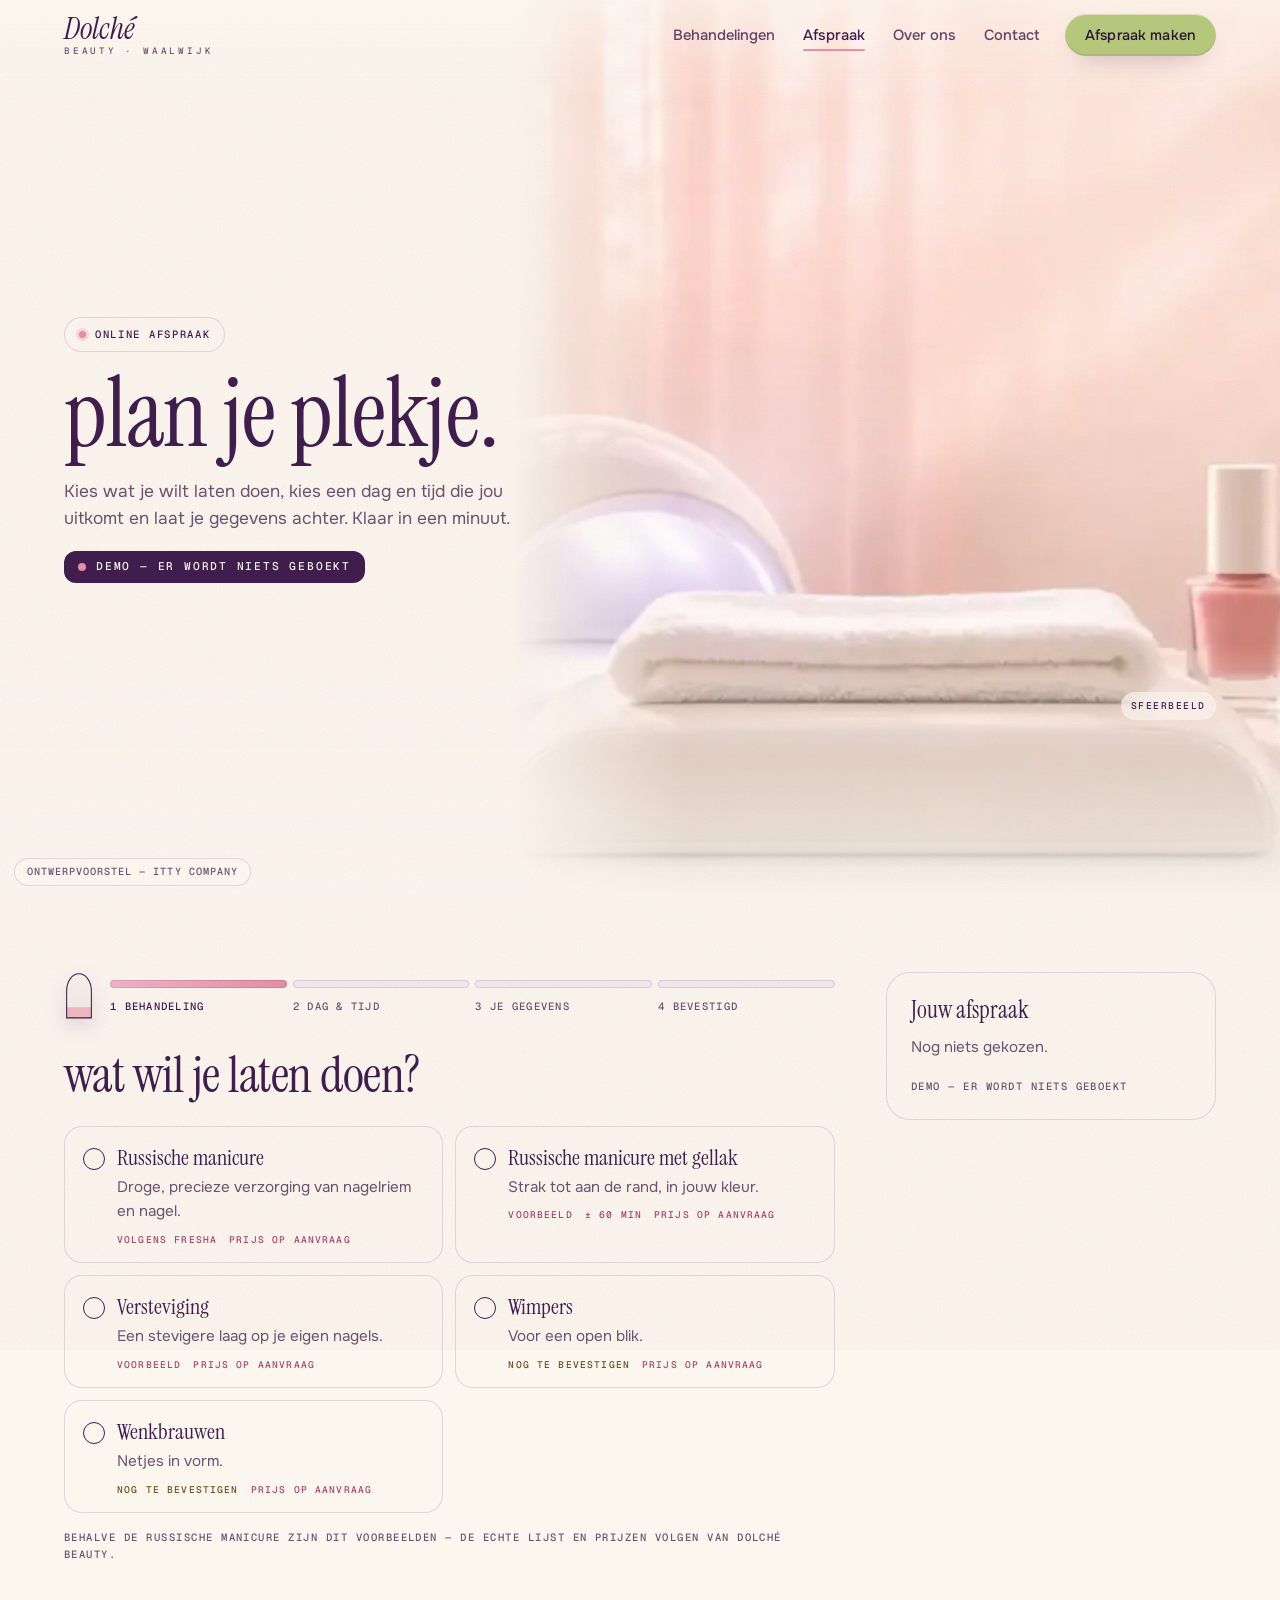
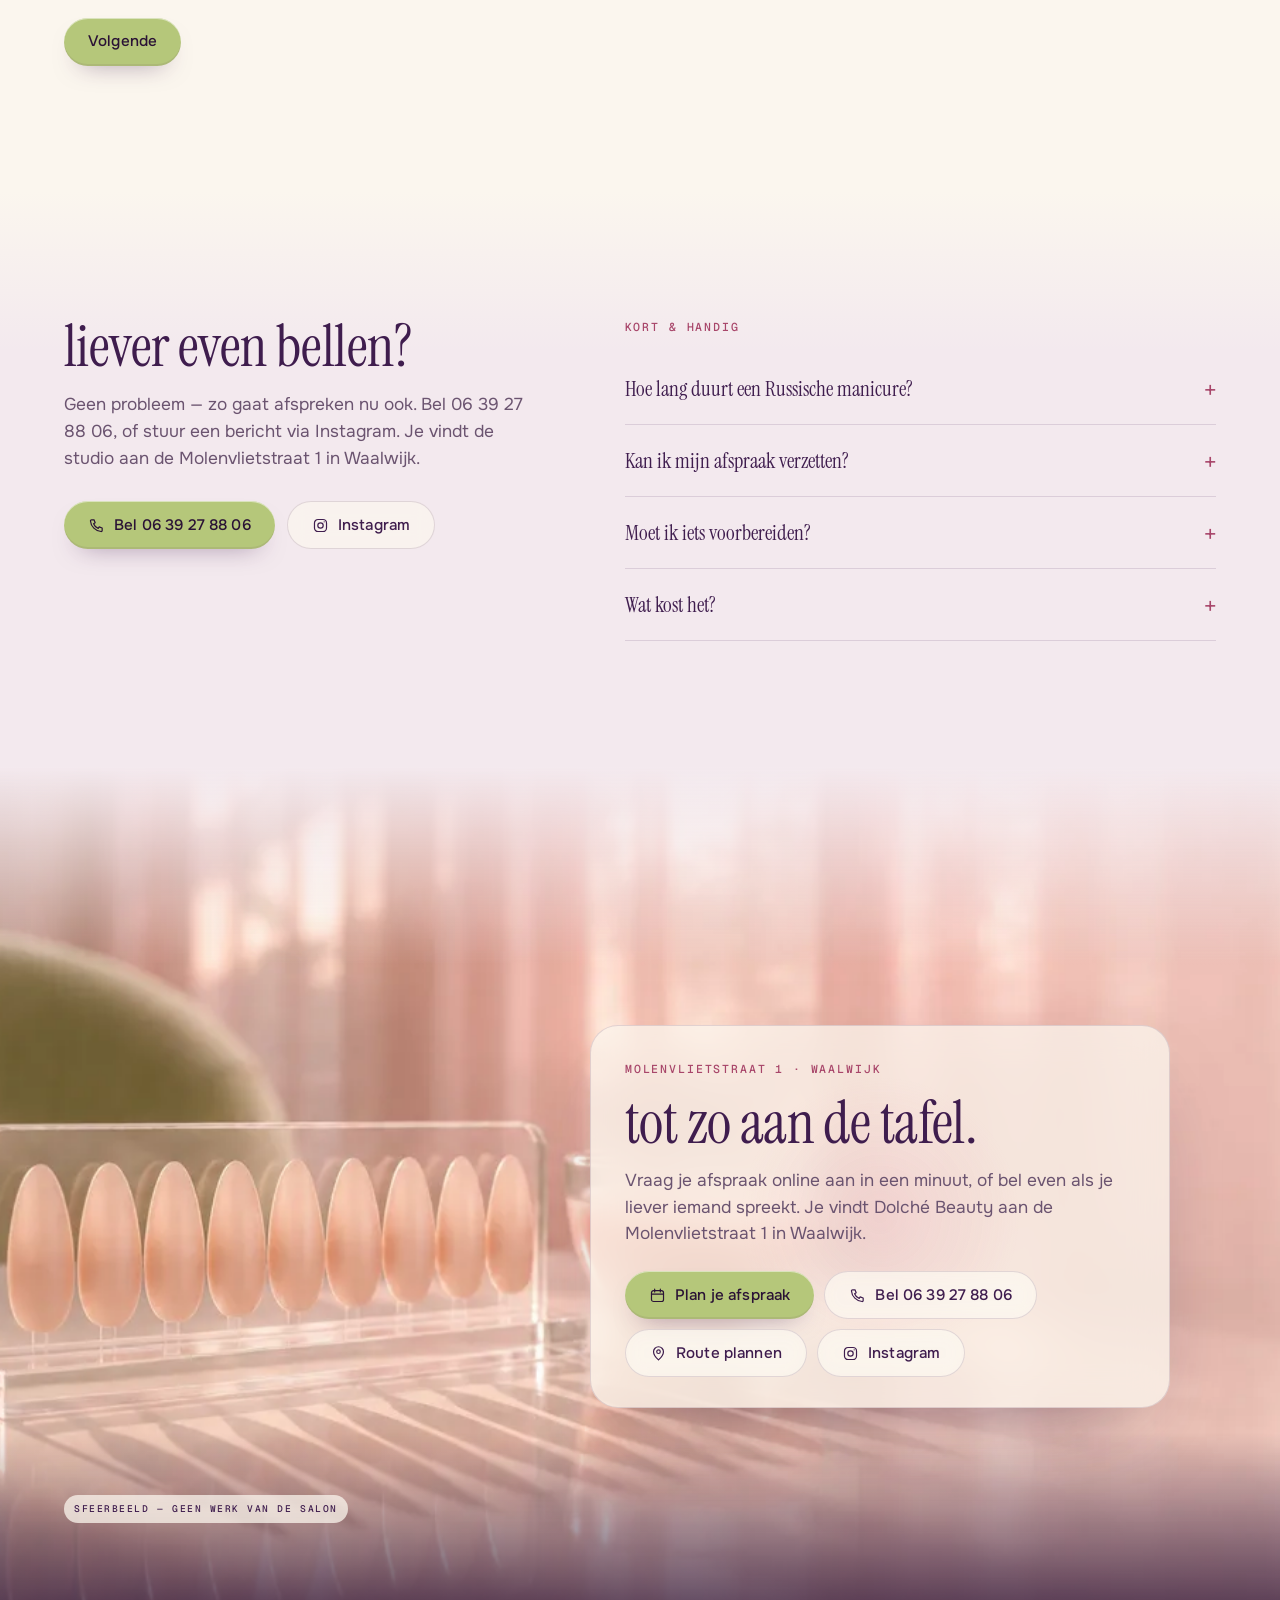
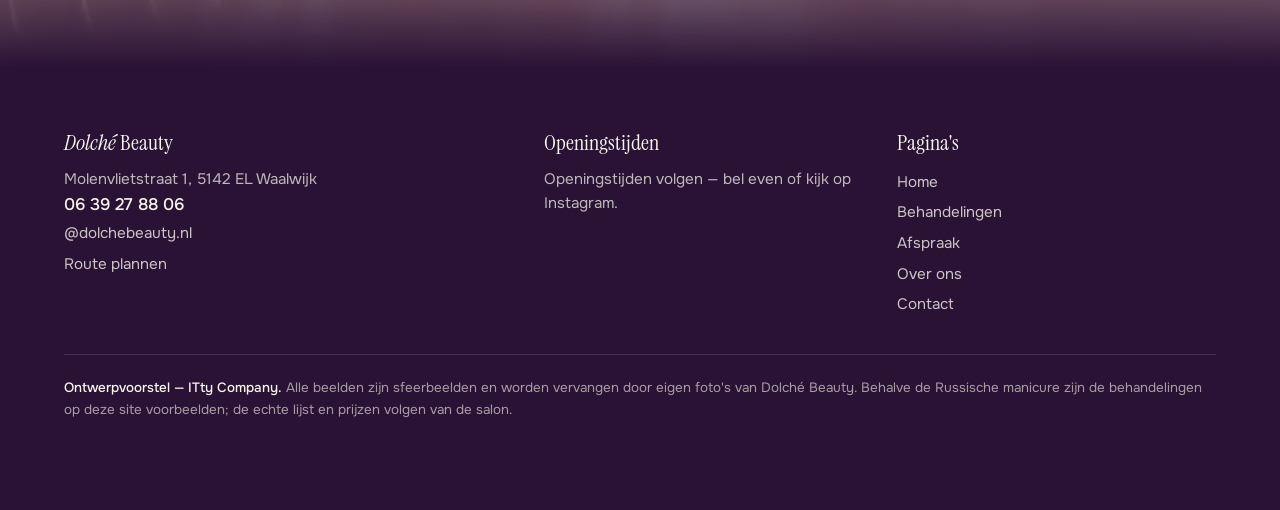
<file: afspraak.html>
<!DOCTYPE html>
<html lang="nl">
<head>
<meta charset="utf-8">
<meta name="viewport" content="width=device-width, initial-scale=1, viewport-fit=cover">
<title>Afspraak maken — Dolché Beauty, Waalwijk</title>
<meta name="description" content="Vraag je afspraak aan bij Dolché Beauty, Molenvlietstraat 1 Waalwijk: kies een behandeling, een dag en een tijd. Of bel 06 39 27 88 06.">
<meta name="theme-color" content="#FBF6EE">
<meta property="og:title" content="Afspraak maken — Dolché Beauty, Waalwijk">
<meta property="og:description" content="Vraag je afspraak aan bij Dolché Beauty, Molenvlietstraat 1 Waalwijk: kies een behandeling, een dag en een tijd. Of bel 06 39 27 88 06.">
<meta property="og:image" content="assets/img/a1.webp">
<meta name="robots" content="noindex">
<link rel="icon" href="data:image/svg+xml,%3Csvg xmlns='http://www.w3.org/2000/svg' viewBox='0 0 32 32'%3E%3Crect width='32' height='32' rx='9' fill='%233F1D4E'/%3E%3Cpath d='M10 27V14.5C10 8.6 13 4.5 16 4.5s6 4.1 6 10V27z' fill='%23E58FA6'/%3E%3Cpath d='M12.5 9.5c.8-1.8 1.9-2.8 3-3.2' stroke='%23FBF6EE' stroke-width='1.6' stroke-linecap='round' fill='none'/%3E%3C/svg%3E">
<script>document.documentElement.classList.add('js');try{var d=JSON.parse(sessionStorage.getItem('lak')||'null');if(d){sessionStorage.removeItem('lak');var c=document.documentElement.classList;c.add('pl-closed','pl-noanim');if(d.b)c.add('pl-back');window.__pl=d.l;setTimeout(function(){c.remove('pl-closed')},2200)}}catch(e){}</script>
<link rel="preconnect" href="https://fonts.googleapis.com">
<link rel="preconnect" href="https://fonts.gstatic.com" crossorigin>
<link href="https://fonts.googleapis.com/css2?family=Instrument+Serif:ital@0;1&amp;family=Onest:wght@400;500&amp;family=Geist+Mono:wght@500&amp;display=swap" rel="stylesheet">
<link rel="stylesheet" href="assets/style.css">
</head>
<body>
<a class="skip" href="#inhoud">Naar inhoud</a>
<header class="hd">
  <a class="logo" href="index.html" aria-label="Dolché Beauty — home"><span><em>Dolché</em></span><small>Beauty · Waalwijk</small></a>
  <nav class="nav" id="menu" aria-label="Hoofdmenu"><a href="behandelingen.html">Behandelingen</a><a href="afspraak.html" aria-current="page">Afspraak</a><a href="over-ons.html">Over ons</a><a href="contact.html">Contact</a>
    <div class="mnav"><a class="btn" href="afspraak.html"><svg viewBox="0 0 24 24" fill="none" stroke="currentColor" stroke-width="1.7" stroke-linecap="round" aria-hidden="true"><rect x="3.5" y="5" width="17" height="15.5" rx="3"/><path d="M3.5 10h17M8 3v4M16 3v4"/></svg>Afspraak maken</a><a class="btn ghost" href="tel:+31639278806"><svg viewBox="0 0 24 24" fill="none" stroke="currentColor" stroke-width="1.7" stroke-linecap="round" stroke-linejoin="round" aria-hidden="true"><path d="M5 4h3.5l1.6 4.2-2.2 1.4a11 11 0 0 0 6.5 6.5l1.4-2.2L20 15.5V19a1.5 1.5 0 0 1-1.6 1.5C10.6 20 4 13.4 3.5 5.6A1.5 1.5 0 0 1 5 4z"/></svg>Bel 06 39 27 88 06</a><a class="btn ghost" href="https://instagram.com/dolchebeauty.nl" target="_blank" rel="noopener"><svg viewBox="0 0 24 24" fill="none" stroke="currentColor" stroke-width="1.7" aria-hidden="true"><rect x="3.5" y="3.5" width="17" height="17" rx="5"/><circle cx="12" cy="12" r="3.8"/><circle cx="17.2" cy="6.8" r=".9" fill="currentColor" stroke="none"/></svg>Instagram</a><p>Molenvlietstraat 1, Waalwijk</p></div>
  </nav>
  <a class="btn pill" href="afspraak.html">Afspraak maken</a>
  <button class="burger" type="button" aria-label="Menu" aria-expanded="false" aria-controls="menu"><span></span><span></span><span></span></button>
</header>
<main id="inhoud">
<section class="phero split" style="--to:var(--suiker)" aria-label="Online afspraak">
  <div class="bg"><div class="kbw" data-kb><picture><source media="(max-width:760px)" srcset="assets/img/a1-m.webp"><img src="assets/img/loop-afspraak-0.webp" alt="Wit kussentje met een opgevouwen handdoek voor een gloeiende nagellamp en een flesje roze gel" fetchpriority="high"></picture><video data-auto data-src="assets/loop-afspraak.mp4" poster="assets/img/loop-afspraak-0.webp" muted playsinline loop preload="none" aria-hidden="true" class="dv"></video></div><div class="lampglow" aria-hidden="true"></div></div>
  <canvas class="dust" data-k="cool" aria-hidden="true"></canvas>
  <span class="cap mono">Sfeerbeeld</span>
  <div class="wrap"><div class="box">
    <span class="chip">Online afspraak</span>
    <h1 class="words" style="margin-top:16px">plan je plekje.</h1>
    <p class="lead rv">Kies wat je wilt laten doen, kies een dag en tijd die jou uitkomt en laat je gegevens achter. Klaar in een minuut.</p>
    <span class="demo-plate rv">Demo — er wordt niets geboekt</span>
  </div></div>
</section>

<section class="bg-suiker" id="boeken" style="padding-top:clamp(40px,8vh,80px)">
  <div class="wrap book" id="wizard">
    <div>
      <div class="wprog"><svg class="wnail" viewBox="0 0 34 54" aria-hidden="true"><defs><clipPath id="wclip"><path d="M3 52V22C3 10 9.5 2 17 2s14 8 14 20v30z"/></clipPath></defs><g clip-path="url(#wclip)"><rect class="w1" x="0" y="40" width="34" height="14"/><rect class="w2" x="0" y="28" width="34" height="12"/><rect class="w3" x="0" y="15" width="34" height="13"/><rect class="w4" x="0" y="0" width="34" height="15"/><rect class="wg" x="-20" y="0" width="12" height="54"/></g><path class="no" d="M3 52V22C3 10 9.5 2 17 2s14 8 14 20v30z"/></svg>
      <ol class="wbar" aria-label="Stappen">
        <li class="cur"><button type="button" disabled><span class="n">1</span> <span class="t">Behandeling</span></button></li><li><button type="button" disabled><span class="n">2</span> <span class="t">Dag &amp; tijd</span></button></li><li><button type="button" disabled><span class="n">3</span> <span class="t">Je gegevens</span></button></li><li><button type="button" disabled><span class="n">4</span> <span class="t">Bevestigd</span></button></li>
      </ol></div>
      <noscript><p class="honest">Zonder JavaScript werkt de demo-afspraak niet. Bel 06 39 27 88 06 of kijk op Instagram.</p></noscript>
      <div class="wstep" data-s="1">
        <h2>wat wil je laten doen?</h2>
        <fieldset style="border:0"><legend class="sr">Kies een behandeling</legend><div class="opts"><label class="opt"><input type="radio" name="dienst" value="russisch" data-n="Russische manicure" data-tbc="0"><b>Russische manicure</b><span>Droge, precieze verzorging van nagelriem en nagel.</span><small><em>volgens Fresha</em><em>prijs op aanvraag</em></small></label><label class="opt"><input type="radio" name="dienst" value="gellak" data-n="Russische manicure met gellak" data-tbc="0"><b>Russische manicure met gellak</b><span>Strak tot aan de rand, in jouw kleur.</span><small><em>voorbeeld</em><em>± 60 min</em><em>prijs op aanvraag</em></small></label><label class="opt"><input type="radio" name="dienst" value="versteviging" data-n="Versteviging" data-tbc="0"><b>Versteviging</b><span>Een stevigere laag op je eigen nagels.</span><small><em>voorbeeld</em><em>prijs op aanvraag</em></small></label><label class="opt tbc"><input type="radio" name="dienst" value="wimpers" data-n="Wimpers" data-tbc="1"><b>Wimpers</b><span>Voor een open blik.</span><small><em>nog te bevestigen</em><em>prijs op aanvraag</em></small></label><label class="opt tbc"><input type="radio" name="dienst" value="wenkbrauwen" data-n="Wenkbrauwen" data-tbc="1"><b>Wenkbrauwen</b><span>Netjes in vorm.</span><small><em>nog te bevestigen</em><em>prijs op aanvraag</em></small></label></div></fieldset>
        <p class="tbcplate" id="tbc" hidden>Nog te bevestigen — we bellen je even of dit kan.</p>
        <p class="note">Behalve de Russische manicure zijn dit voorbeelden — de echte lijst en prijzen volgen van Dolché Beauty.</p>
        <span class="err" id="e1" role="alert"></span>
        <div class="wnav"><button class="btn" type="button" id="n1">Volgende</button></div>
      </div>
      <div class="wstep" data-s="2" hidden>
        <h2>wanneer komt het je uit?</h2>
        <span class="lbl" id="l-dag">Kies een dag</span>
        <div class="days" id="days" role="group" aria-labelledby="l-dag"></div>
        <span class="lbl" id="l-tijd">Kies een tijd</span>
        <div class="slots" id="slots" role="group" aria-labelledby="l-tijd"></div>
        <p class="note">Voorbeeldtijden. De echte agenda en openingstijden volgen van Dolché Beauty.</p>
        <span class="err" id="e2" role="alert"></span>
        <div class="wnav"><button class="btn ghost" type="button" id="b2">Terug</button><button class="btn" type="button" id="n2">Volgende</button></div>
      </div>
      <div class="wstep" data-s="3" hidden>
        <h2>op welke naam?</h2>
        <form id="gegevens" novalidate>
          <div class="fields">
            <label class="fld">Naam*<input name="naam" autocomplete="name" placeholder="Voor- en achternaam" required><span class="ferr" aria-live="polite"></span></label>
            <label class="fld">Telefoon*<input name="tel" type="tel" autocomplete="tel" inputmode="tel" placeholder="06 12 34 56 78" required><span class="ferr" aria-live="polite"></span></label>
            <label class="fld full">E-mail (optioneel)<input name="mail" type="email" autocomplete="email" placeholder="naam@voorbeeld.nl"></label>
            <label class="fld full">Opmerking (optioneel)<textarea name="opm" placeholder="bijv. melkwit, amandelvorm, korte nagels"></textarea></label>
            <label class="check full"><input type="checkbox" name="rem"> Stuur me een herinnering (demo)</label>
          </div>
          <p class="priv">We gebruiken je gegevens alleen voor je afspraak. (In deze demo wordt niets verstuurd of opgeslagen.)</p>
          <div class="wnav"><button class="btn ghost" type="button" id="b3">Terug</button><button class="btn" type="submit">Afspraak aanvragen</button></div>
        </form>
      </div>
      <div class="wstep" data-s="4" hidden>
        <h2>tot dan.</h2>
        <div class="receipt">
          <dl><dt>Behandeling</dt><dd id="r-dienst"></dd><dt>Dag</dt><dd id="r-dag"></dd><dt>Tijd</dt><dd id="r-tijd"></dd><dt>Naam</dt><dd id="r-naam"></dd><dt>Waar</dt><dd>Molenvlietstraat 1, Waalwijk</dd></dl>
          <span class="tot">tot dan.</span>
        </div>
        <p class="honestbox"><strong>Ontwerpvoorstel.</strong> Er is niets geboekt en niets verstuurd. Zo gaat het straks werken als Dolché Beauty online aanvragen aanneemt. Wil je nu echt een afspraak? Bel 06 39 27 88 06.</p>
        <p class="fresha">Op Fresha staat Dolché Beauty met ‘bel om te boeken’. Met deze site kunnen klanten straks ook online een moment aanvragen.</p>
        <div class="row"><button class="btn" type="button" id="ics"><svg viewBox="0 0 24 24" fill="none" stroke="currentColor" stroke-width="1.7" stroke-linecap="round" aria-hidden="true"><rect x="3.5" y="5" width="17" height="15.5" rx="3"/><path d="M3.5 10h17M8 3v4M16 3v4"/></svg>Zet in agenda (.ics)</button><a class="btn ghost" href="tel:+31639278806"><svg viewBox="0 0 24 24" fill="none" stroke="currentColor" stroke-width="1.7" stroke-linecap="round" stroke-linejoin="round" aria-hidden="true"><path d="M5 4h3.5l1.6 4.2-2.2 1.4a11 11 0 0 0 6.5 6.5l1.4-2.2L20 15.5V19a1.5 1.5 0 0 1-1.6 1.5C10.6 20 4 13.4 3.5 5.6A1.5 1.5 0 0 1 5 4z"/></svg>Bel 06 39 27 88 06</a><span class="wa-wrap"><a class="btn ghost" href="https://wa.me/31639278806" target="_blank" rel="noopener"><svg viewBox="0 0 24 24" fill="none" stroke="currentColor" stroke-width="1.7" stroke-linejoin="round" aria-hidden="true"><path d="M4 19.5l1.3-3.8A8 8 0 1 1 8.6 19z"/></svg>WhatsApp</a><span class="wa-note">nog te bevestigen</span></span><button class="btn ghost" type="button" id="nieuw">Nieuwe afspraak</button></div>
        <p class="note">Het agendabestand is een demo — er staat niets vast.</p>
      </div>
    </div>
    <aside class="aside" id="aside" aria-live="polite">
      <h3>Jouw afspraak</h3>
      <p class="empty">Nog niets gekozen.</p>
      <dl hidden><dt>Behandeling</dt><dd id="s-dienst"></dd><dt>Dag</dt><dd id="s-dag"></dd><dt>Tijd</dt><dd id="s-tijd"></dd></dl>
      <p class="note">Demo — er wordt niets geboekt</p>
    </aside>
  </div>
</section>

<section class="bg-melkglas seam-top" style="--from:var(--suiker)">
  <div class="wrap two">
    <div>
      <h2 class="words">liever even bellen?</h2>
      <p class="lead rv" style="margin-top:16px">Geen probleem — zo gaat afspreken nu ook. Bel 06 39 27 88 06, of stuur een bericht via Instagram. Je vindt de studio aan de Molenvlietstraat 1 in Waalwijk.</p>
      <div class="row rv"><a class="btn" href="tel:+31639278806"><svg viewBox="0 0 24 24" fill="none" stroke="currentColor" stroke-width="1.7" stroke-linecap="round" stroke-linejoin="round" aria-hidden="true"><path d="M5 4h3.5l1.6 4.2-2.2 1.4a11 11 0 0 0 6.5 6.5l1.4-2.2L20 15.5V19a1.5 1.5 0 0 1-1.6 1.5C10.6 20 4 13.4 3.5 5.6A1.5 1.5 0 0 1 5 4z"/></svg>Bel 06 39 27 88 06</a><a class="btn ghost" href="https://instagram.com/dolchebeauty.nl" target="_blank" rel="noopener"><svg viewBox="0 0 24 24" fill="none" stroke="currentColor" stroke-width="1.7" aria-hidden="true"><rect x="3.5" y="3.5" width="17" height="17" rx="5"/><circle cx="12" cy="12" r="3.8"/><circle cx="17.2" cy="6.8" r=".9" fill="currentColor" stroke="none"/></svg>Instagram</a></div>
    </div>
    <div class="rv" style="--d:1"><span class="eyebrow">Kort &amp; handig</span><details><summary>Hoe lang duurt een Russische manicure?</summary><p>Dat hangt af van je nagels en of je kleur wilt. Reken op rustig de tijd nemen; de precieze duur hoor je bij de salon.</p></details><details><summary>Kan ik mijn afspraak verzetten?</summary><p>Bel even naar 06 39 27 88 06, dan zoeken jullie samen een nieuw moment.</p></details><details><summary>Moet ik iets voorbereiden?</summary><p>Kom met schone handen en, als je gellak hebt, laat het weten — dan wordt er rekening mee gehouden.</p></details><details><summary>Wat kost het?</summary><p>De prijzen volgen van Dolché Beauty. Vraag het gerust even.</p></details></div>
  </div>
</section>
<section class="finale k3" style="--from:var(--melkglas)" aria-label="Tot zo aan de tafel">
  <div class="bg"><div class="kbw" data-kb><picture><source media="(max-width:760px)" srcset="assets/img/k3-m.webp"><img src="assets/img/k3.webp" alt="" loading="lazy"></picture></div></div>
  <canvas class="dust" data-k="warm" aria-hidden="true"></canvas>
  <span class="cap mono">Sfeerbeeld — geen werk van de salon</span>
  <div class="wrap"><div class="box glow-follow">
    <span class="eyebrow">Molenvlietstraat 1 · Waalwijk</span>
    <h2 class="words">tot zo aan de tafel.</h2>
    <p class="lead rv">Vraag je afspraak online aan in een minuut, of bel even als je liever iemand spreekt. Je vindt Dolché Beauty aan de Molenvlietstraat 1 in Waalwijk.</p>
    <div class="row rv" style="--d:1"><a class="btn" href="afspraak.html"><svg viewBox="0 0 24 24" fill="none" stroke="currentColor" stroke-width="1.7" stroke-linecap="round" aria-hidden="true"><rect x="3.5" y="5" width="17" height="15.5" rx="3"/><path d="M3.5 10h17M8 3v4M16 3v4"/></svg>Plan je afspraak</a><a class="btn ghost" href="tel:+31639278806"><svg viewBox="0 0 24 24" fill="none" stroke="currentColor" stroke-width="1.7" stroke-linecap="round" stroke-linejoin="round" aria-hidden="true"><path d="M5 4h3.5l1.6 4.2-2.2 1.4a11 11 0 0 0 6.5 6.5l1.4-2.2L20 15.5V19a1.5 1.5 0 0 1-1.6 1.5C10.6 20 4 13.4 3.5 5.6A1.5 1.5 0 0 1 5 4z"/></svg>Bel 06 39 27 88 06</a><a class="btn ghost" href="https://www.google.com/maps/search/?api=1&amp;query=Molenvlietstraat+1+5142+EL+Waalwijk" target="_blank" rel="noopener"><svg viewBox="0 0 24 24" fill="none" stroke="currentColor" stroke-width="1.7" aria-hidden="true"><path d="M12 21s-7-6.2-7-11.5A7 7 0 0 1 19 9.5C19 14.8 12 21 12 21z"/><circle cx="12" cy="9.5" r="2.5"/></svg>Route plannen</a><a class="btn ghost" href="https://instagram.com/dolchebeauty.nl" target="_blank" rel="noopener"><svg viewBox="0 0 24 24" fill="none" stroke="currentColor" stroke-width="1.7" aria-hidden="true"><rect x="3.5" y="3.5" width="17" height="17" rx="5"/><circle cx="12" cy="12" r="3.8"/><circle cx="17.2" cy="6.8" r=".9" fill="currentColor" stroke="none"/></svg>Instagram</a></div>
  </div></div>
</section>
</main>
<footer>
  <div class="wrap">
    <div><b><em>Dolché</em> Beauty</b>Molenvlietstraat 1, 5142 EL Waalwijk<a class="tel" href="tel:+31639278806">06 39 27 88 06</a><a href="https://instagram.com/dolchebeauty.nl" target="_blank" rel="noopener">@dolchebeauty.nl</a><a href="https://www.google.com/maps/search/?api=1&amp;query=Molenvlietstraat+1+5142+EL+Waalwijk" target="_blank" rel="noopener">Route plannen</a></div>
    <div><b>Openingstijden</b>Openingstijden volgen — bel even of kijk op Instagram.</div>
    <div><b>Pagina's</b><a href="index.html">Home</a><a href="behandelingen.html">Behandelingen</a><a href="afspraak.html">Afspraak</a><a href="over-ons.html">Over ons</a><a href="contact.html">Contact</a></div>
    <p class="demo"><strong>Ontwerpvoorstel — ITty Company.</strong> Alle beelden zijn sfeerbeelden en worden vervangen door eigen foto's van Dolché Beauty. Behalve de Russische manicure zijn de behandelingen op deze site voorbeelden; de echte lijst en prijzen volgen van de salon.</p>
  </div>
</footer>

<div class="grain" aria-hidden="true"></div>
<div class="demo-pill">Ontwerpvoorstel — ITty Company</div>
<div id="lak" aria-hidden="true"><div class="stroke"><i class="bristle"></i></div><div class="coat"></div><div class="lbl"></div></div>
<script src="assets/vendor/lenis.min.js"></script>
<script src="assets/site.js"></script>
<script src="assets/booking.js"></script>
</body>
</html>
</file>
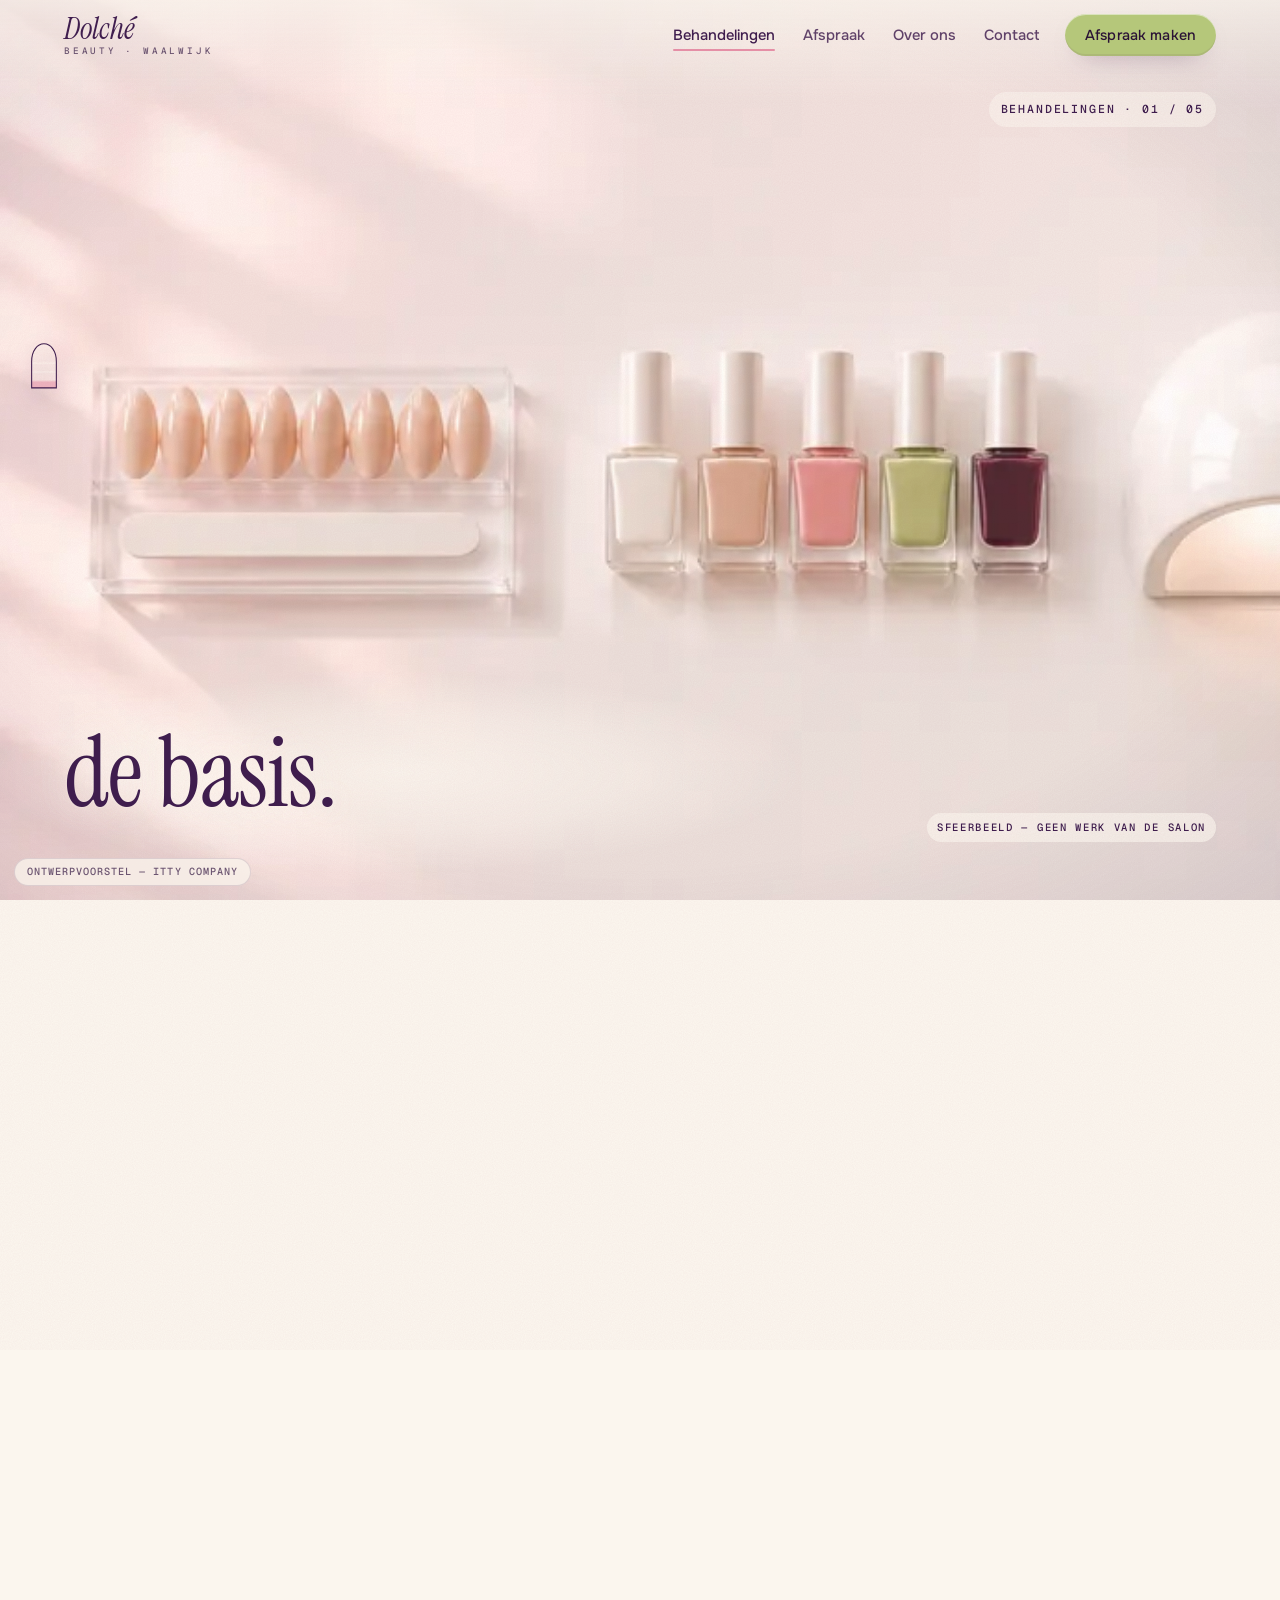
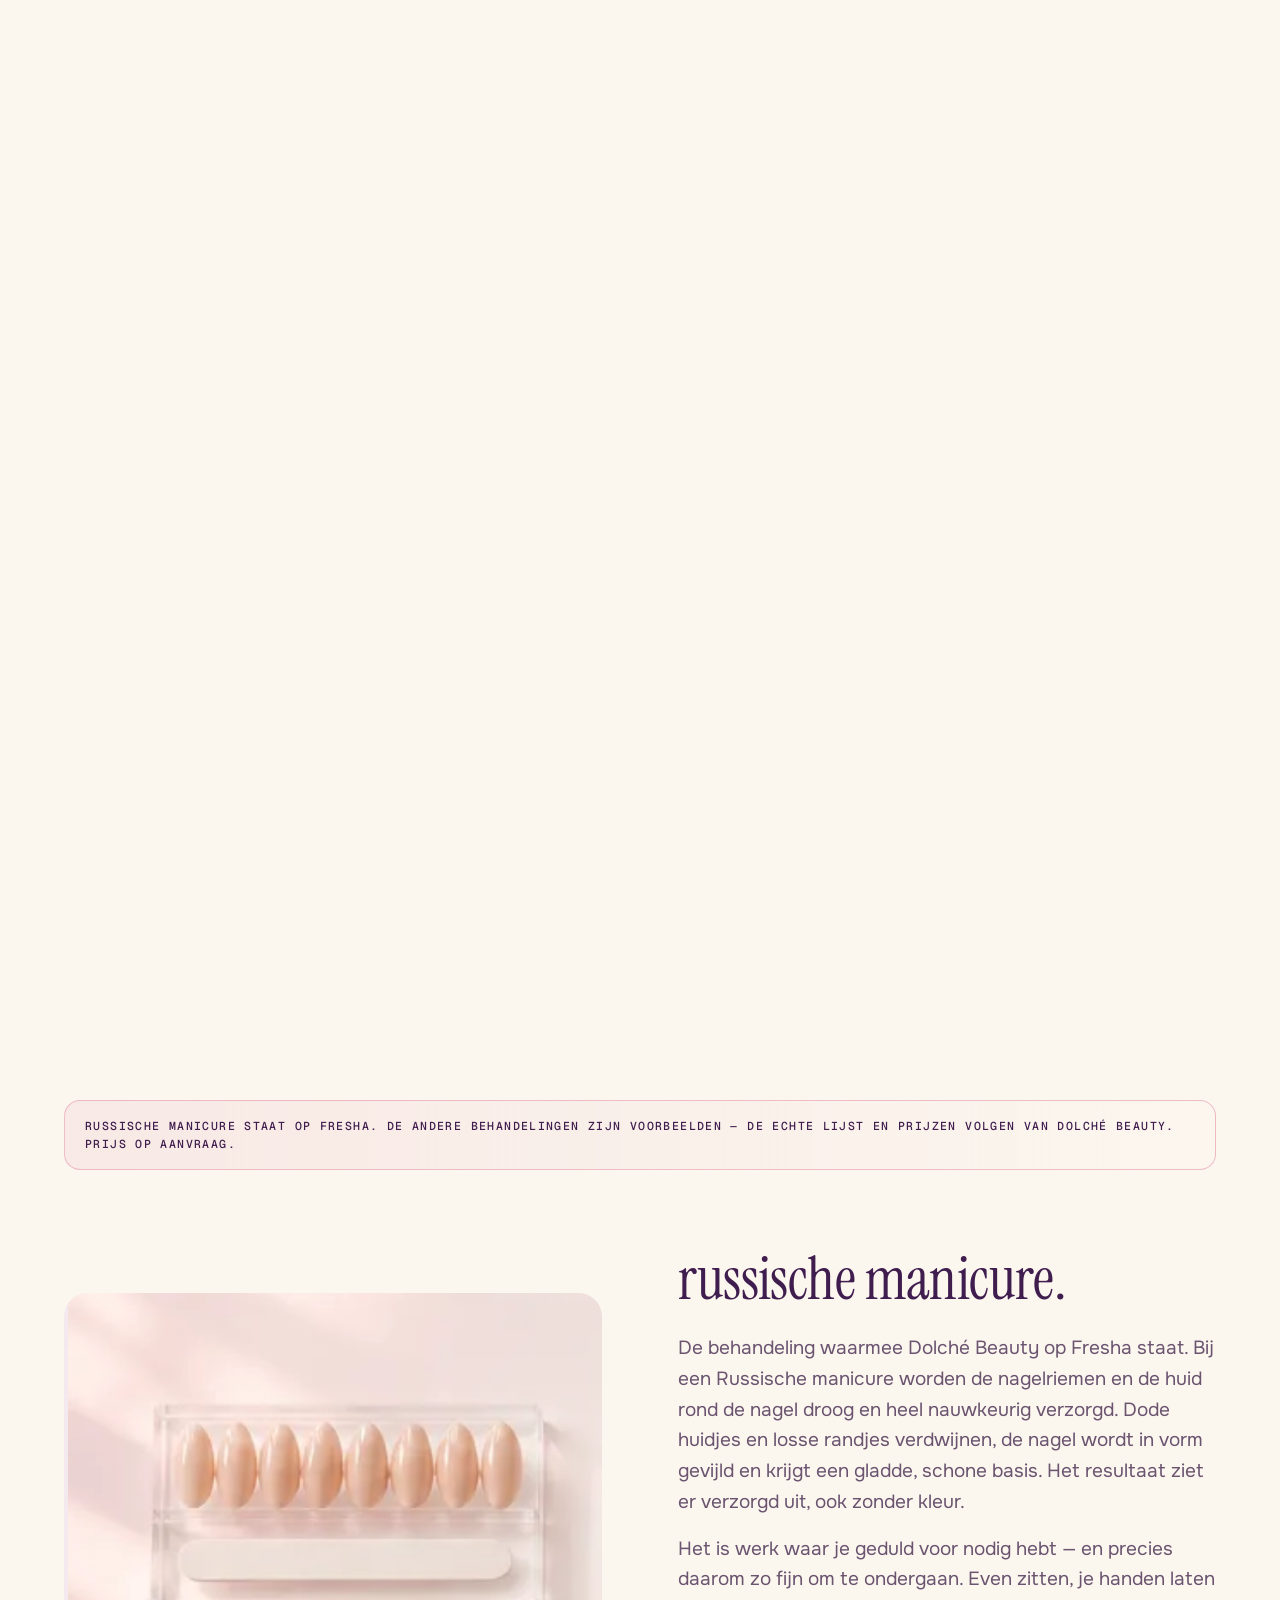
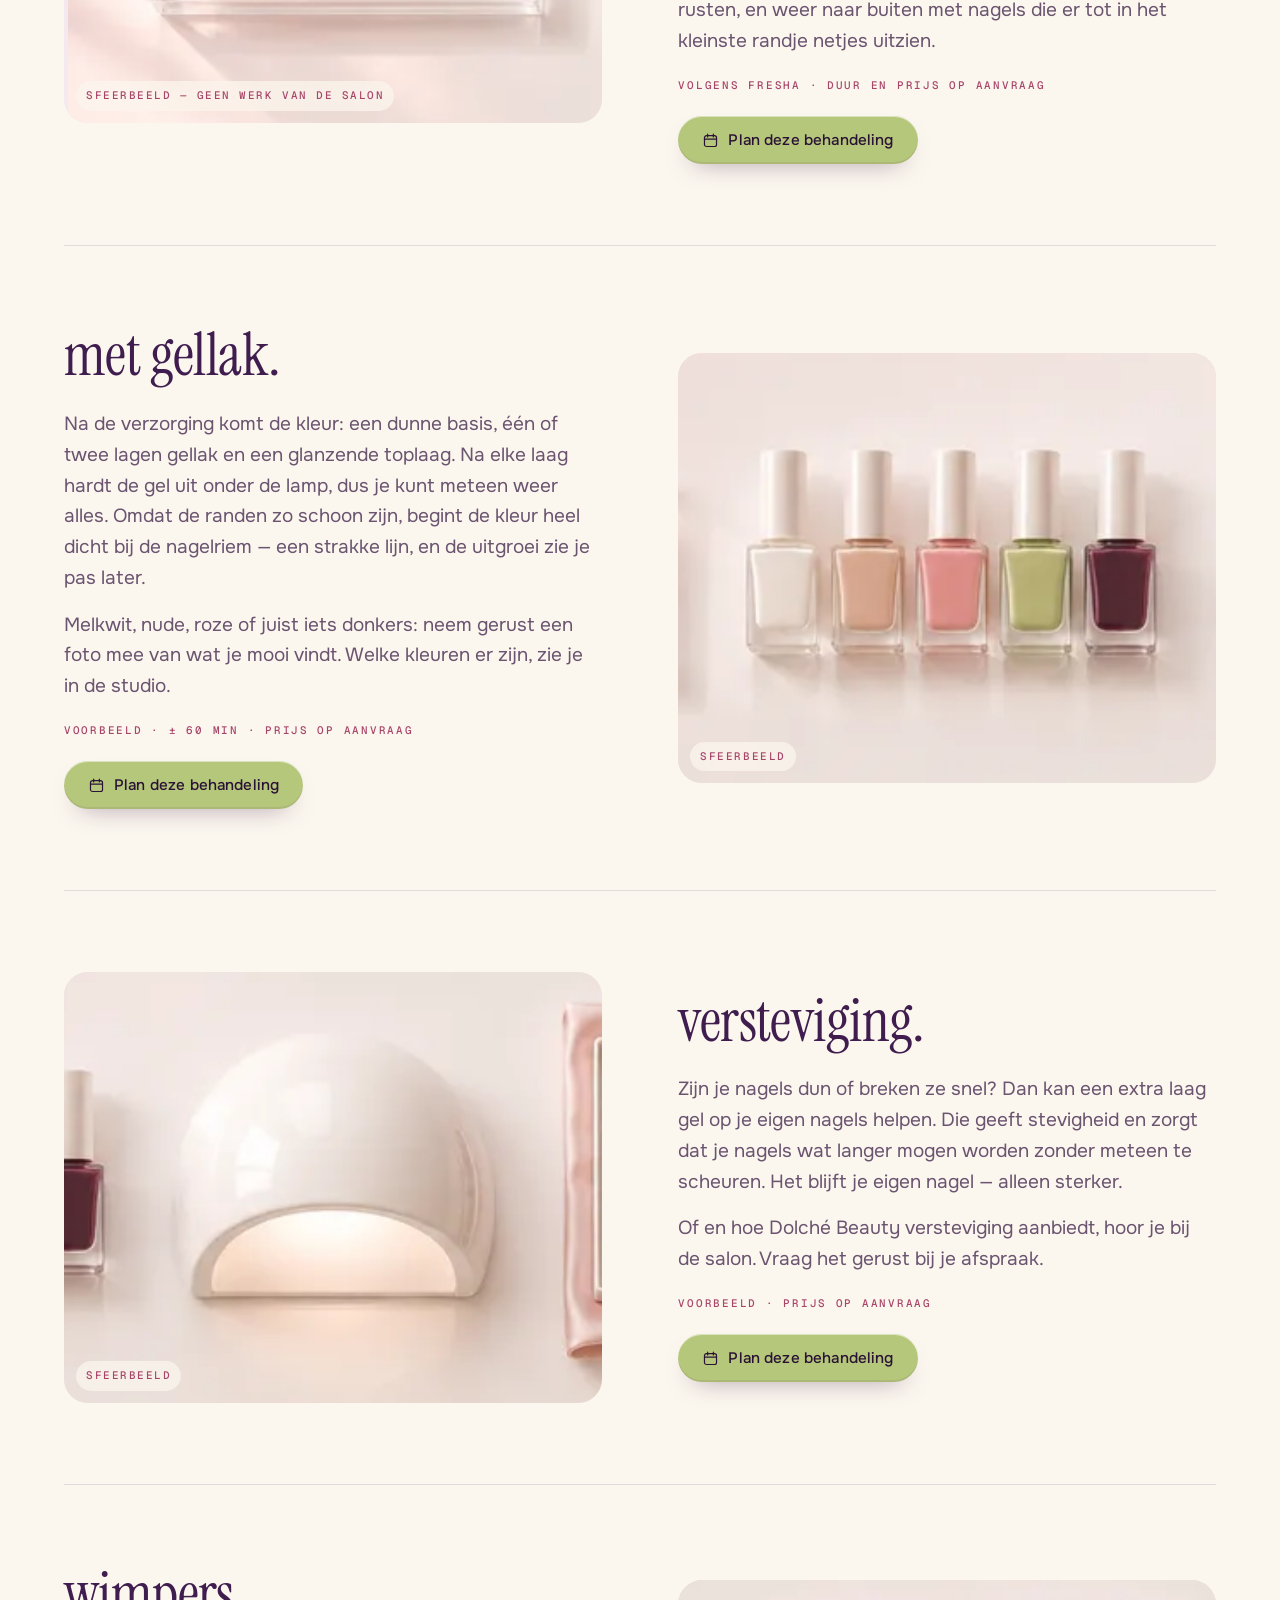
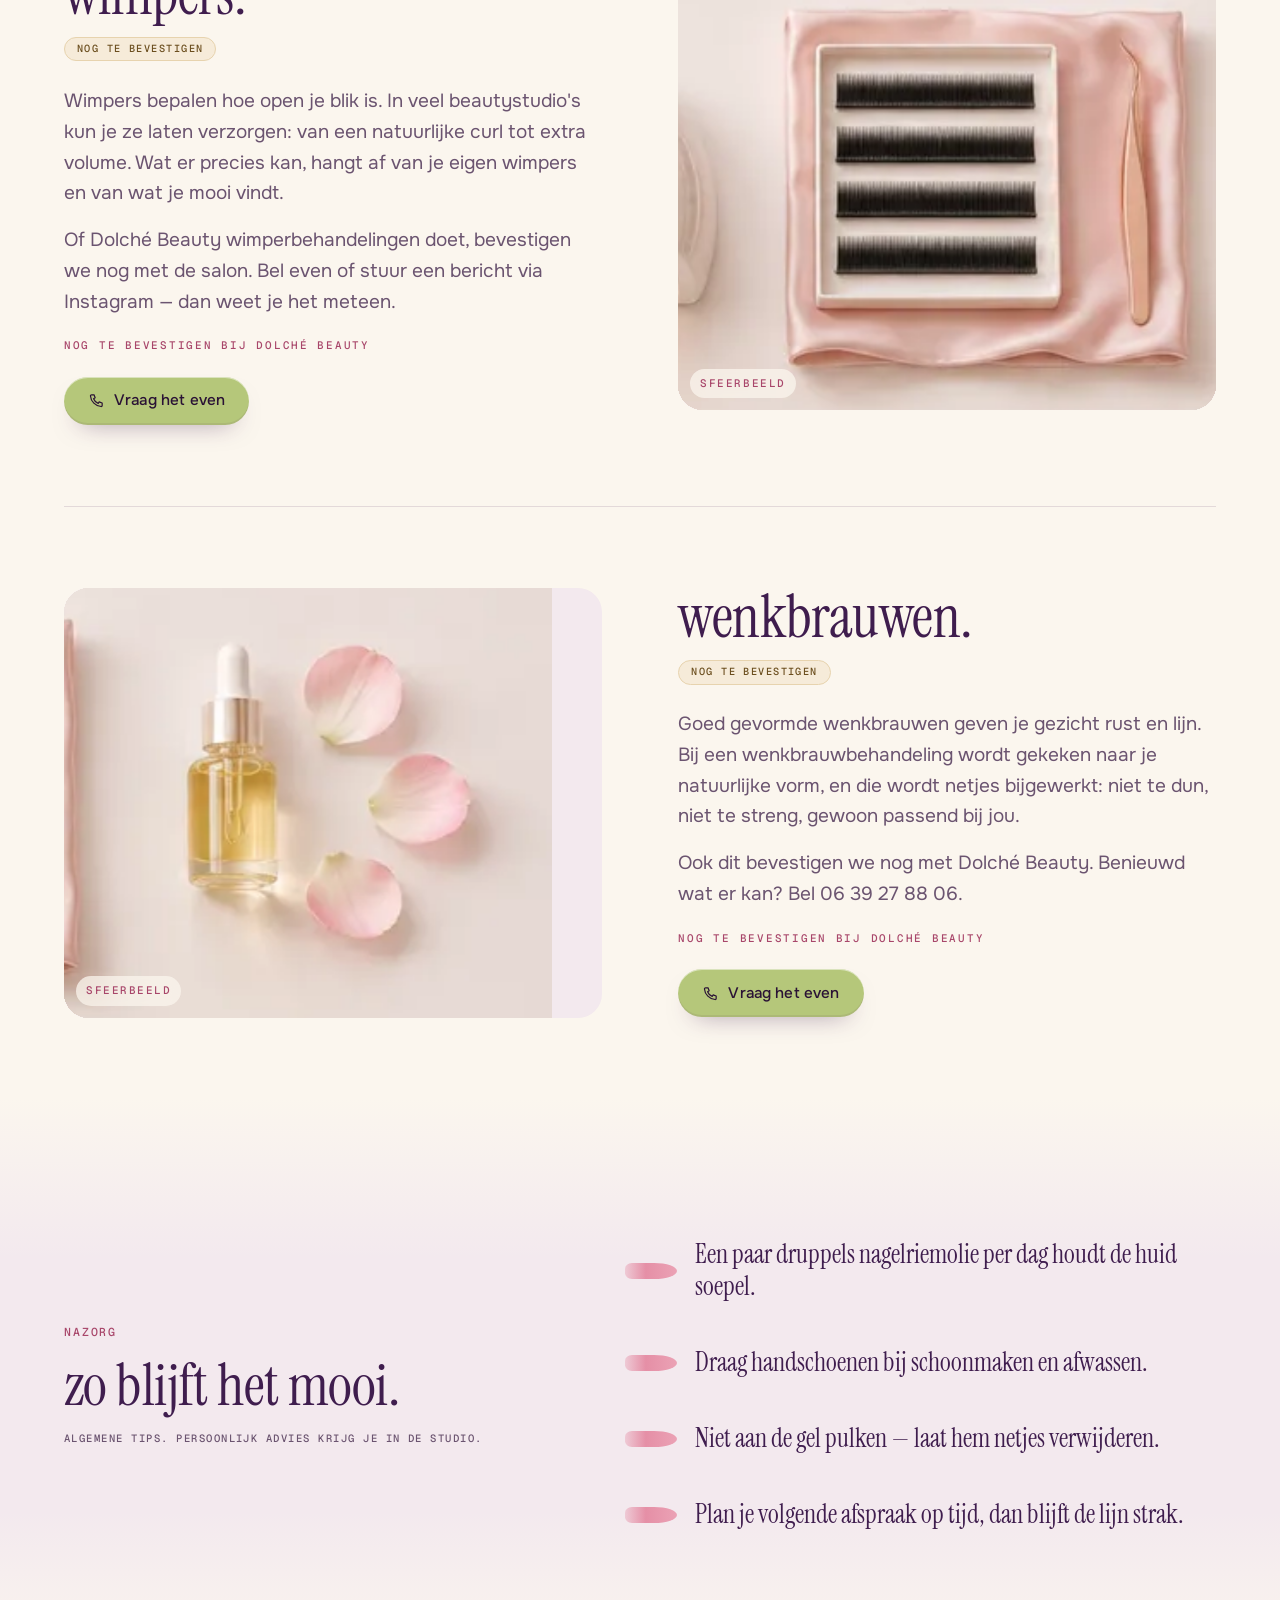
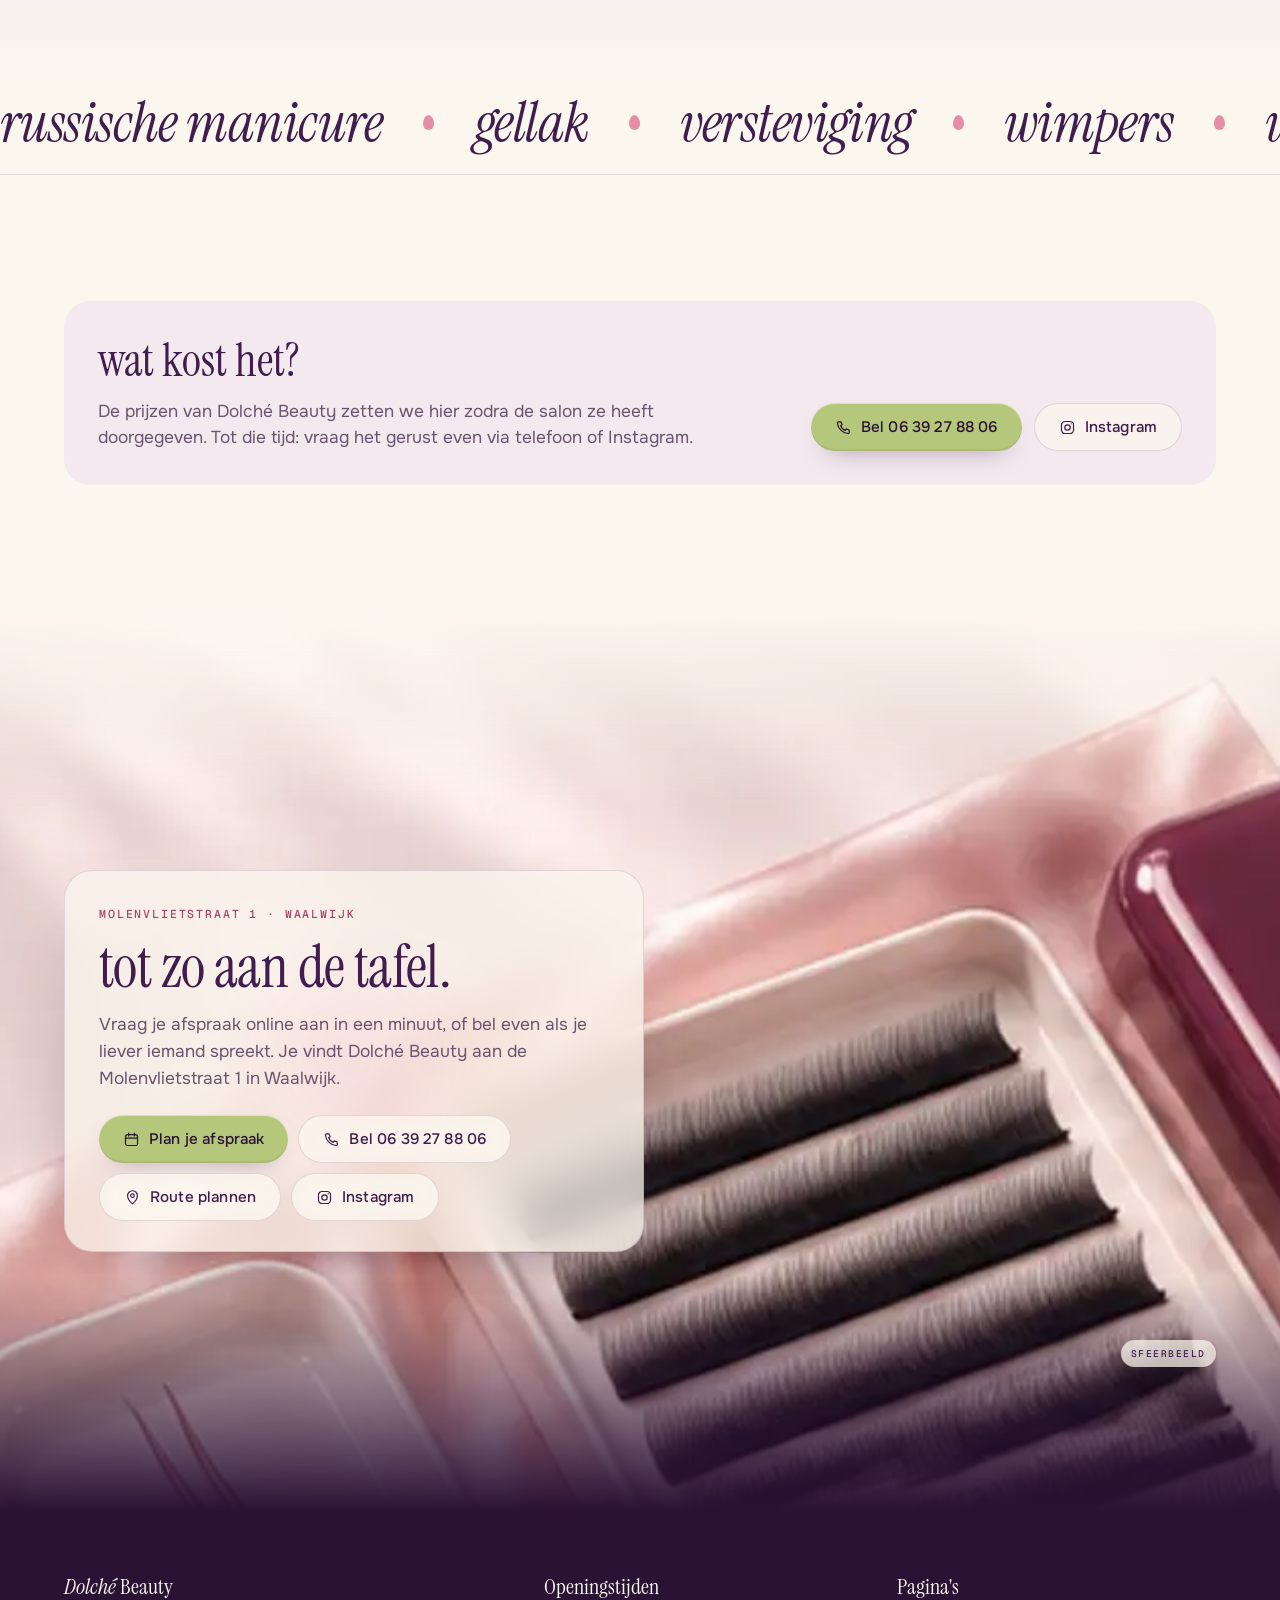
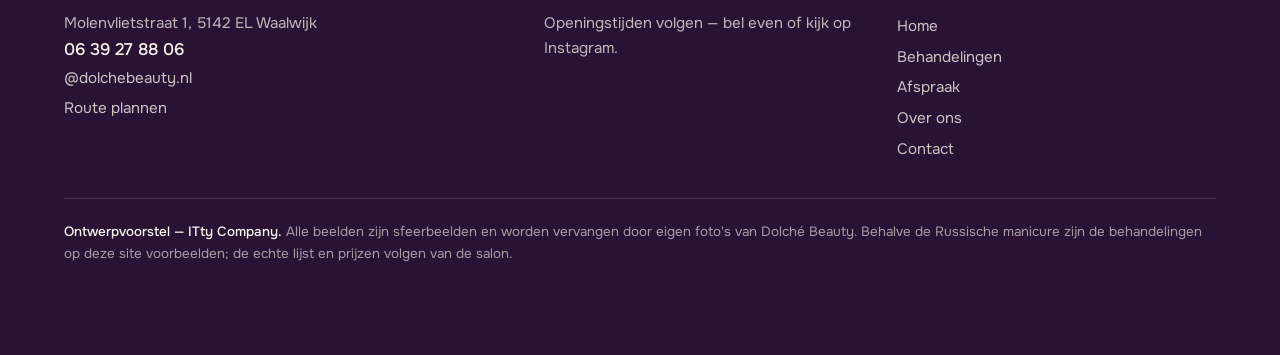
<file: behandelingen.html>
<!DOCTYPE html>
<html lang="nl">
<head>
<meta charset="utf-8">
<meta name="viewport" content="width=device-width, initial-scale=1, viewport-fit=cover">
<title>Behandelingen — Dolché Beauty, Waalwijk</title>
<meta name="description" content="Russische manicure (volgens Fresha) en voorbeeldbehandelingen van Dolché Beauty, Molenvlietstraat 1 Waalwijk: gellak, versteviging, wimpers en wenkbrauwen. Prijs op aanvraag.">
<meta name="theme-color" content="#FBF6EE">
<meta property="og:title" content="Behandelingen — Dolché Beauty, Waalwijk">
<meta property="og:description" content="Russische manicure (volgens Fresha) en voorbeeldbehandelingen van Dolché Beauty, Molenvlietstraat 1 Waalwijk: gellak, versteviging, wimpers en wenkbrauwen. Prijs op aanvraag.">
<meta property="og:image" content="assets/img/d1.webp">
<meta name="robots" content="noindex">
<link rel="icon" href="data:image/svg+xml,%3Csvg xmlns='http://www.w3.org/2000/svg' viewBox='0 0 32 32'%3E%3Crect width='32' height='32' rx='9' fill='%233F1D4E'/%3E%3Cpath d='M10 27V14.5C10 8.6 13 4.5 16 4.5s6 4.1 6 10V27z' fill='%23E58FA6'/%3E%3Cpath d='M12.5 9.5c.8-1.8 1.9-2.8 3-3.2' stroke='%23FBF6EE' stroke-width='1.6' stroke-linecap='round' fill='none'/%3E%3C/svg%3E">
<script>document.documentElement.classList.add('js');try{var d=JSON.parse(sessionStorage.getItem('lak')||'null');if(d){sessionStorage.removeItem('lak');var c=document.documentElement.classList;c.add('pl-closed','pl-noanim');if(d.b)c.add('pl-back');window.__pl=d.l;setTimeout(function(){c.remove('pl-closed')},2200)}}catch(e){}</script>
<link rel="preconnect" href="https://fonts.googleapis.com">
<link rel="preconnect" href="https://fonts.gstatic.com" crossorigin>
<link href="https://fonts.googleapis.com/css2?family=Instrument+Serif:ital@0;1&amp;family=Onest:wght@400;500&amp;family=Geist+Mono:wght@500&amp;display=swap" rel="stylesheet">
<link rel="stylesheet" href="assets/style.css">
</head>
<body>
<a class="skip" href="#inhoud">Naar inhoud</a>
<header class="hd">
  <a class="logo" href="index.html" aria-label="Dolché Beauty — home"><span><em>Dolché</em></span><small>Beauty · Waalwijk</small></a>
  <nav class="nav" id="menu" aria-label="Hoofdmenu"><a href="behandelingen.html" aria-current="page">Behandelingen</a><a href="afspraak.html">Afspraak</a><a href="over-ons.html">Over ons</a><a href="contact.html">Contact</a>
    <div class="mnav"><a class="btn" href="afspraak.html"><svg viewBox="0 0 24 24" fill="none" stroke="currentColor" stroke-width="1.7" stroke-linecap="round" aria-hidden="true"><rect x="3.5" y="5" width="17" height="15.5" rx="3"/><path d="M3.5 10h17M8 3v4M16 3v4"/></svg>Afspraak maken</a><a class="btn ghost" href="tel:+31639278806"><svg viewBox="0 0 24 24" fill="none" stroke="currentColor" stroke-width="1.7" stroke-linecap="round" stroke-linejoin="round" aria-hidden="true"><path d="M5 4h3.5l1.6 4.2-2.2 1.4a11 11 0 0 0 6.5 6.5l1.4-2.2L20 15.5V19a1.5 1.5 0 0 1-1.6 1.5C10.6 20 4 13.4 3.5 5.6A1.5 1.5 0 0 1 5 4z"/></svg>Bel 06 39 27 88 06</a><a class="btn ghost" href="https://instagram.com/dolchebeauty.nl" target="_blank" rel="noopener"><svg viewBox="0 0 24 24" fill="none" stroke="currentColor" stroke-width="1.7" aria-hidden="true"><rect x="3.5" y="3.5" width="17" height="17" rx="5"/><circle cx="12" cy="12" r="3.8"/><circle cx="17.2" cy="6.8" r=".9" fill="currentColor" stroke="none"/></svg>Instagram</a><p>Molenvlietstraat 1, Waalwijk</p></div>
  </nav>
  <a class="btn pill" href="afspraak.html">Afspraak maken</a>
  <button class="burger" type="button" aria-label="Menu" aria-expanded="false" aria-controls="menu"><span></span><span></span><span></span></button>
</header>
<main id="inhoud">
<section class="pan" data-hud="Behandelingen" style="--m:6" aria-label="Behandelingen — de camera glijdt over de tafel">
  <div class="stage">
    <img class="flat" src="assets/img/d1.webp" width="1344" height="752" alt="Flat-lay op een witte tafel: nageltips op een standaard met een vijl, vijf flesjes gellak, een nagellamp, een bakje wimpers met een pincet, en een flesje nagelriemolie met roze blaadjes">
    <div class="vignette"></div>
    <canvas class="fx" aria-hidden="true"></canvas>
    <div class="phead">
      <div class="top"><span class="chip">Russische manicure + voorbeelden</span><h1>wat er aan de tafel gebeurt.</h1></div>
      <div class="bot glow-follow"><p class="lead">Van een schone basis tot de laatste glans. Hier lees je wat een Russische manicure is, wat er verder kan — en hoe je meteen een moment aanvraagt.</p><div class="row"><a class="btn" href="afspraak.html"><svg viewBox="0 0 24 24" fill="none" stroke="currentColor" stroke-width="1.7" stroke-linecap="round" aria-hidden="true"><rect x="3.5" y="5" width="17" height="15.5" rx="3"/><path d="M3.5 10h17M8 3v4M16 3v4"/></svg>Plan je afspraak</a><a class="btn ghost" href="tel:+31639278806"><svg viewBox="0 0 24 24" fill="none" stroke="currentColor" stroke-width="1.7" stroke-linecap="round" stroke-linejoin="round" aria-hidden="true"><path d="M5 4h3.5l1.6 4.2-2.2 1.4a11 11 0 0 0 6.5 6.5l1.4-2.2L20 15.5V19a1.5 1.5 0 0 1-1.6 1.5C10.6 20 4 13.4 3.5 5.6A1.5 1.5 0 0 1 5 4z"/></svg>Bel 06 39 27 88 06</a></div></div>
    </div>
    <div class="ftitle" aria-live="polite"><h2></h2><p></p></div>
    <div class="hud mono" aria-hidden="true"><span class="hl">Behandelingen · 01 / 05</span><span class="sf">Sfeerbeeld<span class="sfx"> — geen werk van de salon</span></span></div>
    <div class="nail" aria-hidden="true"><svg viewBox="0 0 34 54"><defs><clipPath id="nailclip"><path d="M3 52V22C3 10 9.5 2 17 2s14 8 14 20v30z"/></clipPath></defs>
      <g clip-path="url(#nailclip)"><rect class="nf" x="0" y="0" width="34" height="54"/><path class="nl" d="M0 44H34M0 34H34M0 24H34"/><rect class="ng" x="-20" y="0" width="12" height="54"/></g>
      <path class="no" d="M3 52V22C3 10 9.5 2 17 2s14 8 14 20v30z"/></svg><i class="bar"><b></b></i></div>
    <span class="ftag long mono">Sfeerbeeld — geen werk van de salon</span>
    <div class="fade"></div>
  </div>
  <ol class="fstills"><li><picture><source media="(max-width:760px)" srcset="assets/img/d1-m.webp"><img src="assets/img/d1.webp" alt="" loading="lazy"></picture><div class="box"><span class="chip">Russische manicure + voorbeelden</span><h1 style="margin-top:14px">wat er aan de tafel gebeurt.</h1><p class="lead">Van een schone basis tot de laatste glans. Hier lees je wat een Russische manicure is, wat er verder kan — en hoe je meteen een moment aanvraagt.</p><div class="row"><a class="btn" href="afspraak.html"><svg viewBox="0 0 24 24" fill="none" stroke="currentColor" stroke-width="1.7" stroke-linecap="round" aria-hidden="true"><rect x="3.5" y="5" width="17" height="15.5" rx="3"/><path d="M3.5 10h17M8 3v4M16 3v4"/></svg>Plan je afspraak</a><a class="btn ghost" href="tel:+31639278806"><svg viewBox="0 0 24 24" fill="none" stroke="currentColor" stroke-width="1.7" stroke-linecap="round" stroke-linejoin="round" aria-hidden="true"><path d="M5 4h3.5l1.6 4.2-2.2 1.4a11 11 0 0 0 6.5 6.5l1.4-2.2L20 15.5V19a1.5 1.5 0 0 1-1.6 1.5C10.6 20 4 13.4 3.5 5.6A1.5 1.5 0 0 1 5 4z"/></svg>Bel 06 39 27 88 06</a></div><p class="note">de basis. · de kleur. · het licht. · de blik. · de glans.</p></div><span class="cap mono">Sfeerbeeld — geen werk van de salon</span></li></ol>
  <script type="application/json">[{"t": "de basis.", "c": 0.115, "z": 1.55, "zm": 1.2, "fx": "dust", "pos": "tl", "at": 0, "s": ""}, {"t": "de kleur.", "c": 0.33, "z": 1.55, "zm": 1.2, "fx": "dust", "pos": "tl", "at": 0, "s": ""}, {"t": "het licht.", "c": 0.52, "z": 1.55, "zm": 1.2, "fx": "dust", "pos": "tl", "at": 0, "s": ""}, {"t": "de blik.", "c": 0.69, "z": 1.55, "zm": 1.2, "fx": "dust", "pos": "tl", "at": 0, "s": ""}, {"t": "de glans.", "c": 0.905, "z": 1.55, "zm": 1.2, "fx": "dust", "pos": "tl", "at": 0, "s": ""}]</script>
</section>
<section class="bg-suiker" style="padding-bottom:0">
  <div class="wrap">
    <p class="honest rv">Russische manicure staat op Fresha. De andere behandelingen zijn voorbeelden — de echte lijst en prijzen volgen van Dolché Beauty. Prijs op aanvraag.</p>
    <article class="svc" id="russisch">
      <figure class="fig breathe rv"><img src="assets/img/d1.webp" alt="" loading="lazy" style="--c:0.115"><figcaption class="cap mono">Sfeerbeeld — geen werk van de salon</figcaption></figure>
      <div><h2 class="words">russische manicure.</h2><div class="prose rv"><p>De behandeling waarmee Dolché Beauty op Fresha staat. Bij een Russische manicure worden de nagelriemen en de huid rond de nagel droog en heel nauwkeurig verzorgd. Dode huidjes en losse randjes verdwijnen, de nagel wordt in vorm gevijld en krijgt een gladde, schone basis. Het resultaat ziet er verzorgd uit, ook zonder kleur.</p><p>Het is werk waar je geduld voor nodig hebt — en precies daarom zo fijn om te ondergaan. Even zitten, je handen laten rusten, en weer naar buiten met nagels die er tot in het kleinste randje netjes uitzien.</p></div><span class="mono rv">volgens Fresha · duur en prijs op aanvraag</span><div class="row rv"><a class="btn" href="afspraak.html?dienst=russisch"><svg viewBox="0 0 24 24" fill="none" stroke="currentColor" stroke-width="1.7" stroke-linecap="round" aria-hidden="true"><rect x="3.5" y="5" width="17" height="15.5" rx="3"/><path d="M3.5 10h17M8 3v4M16 3v4"/></svg>Plan deze behandeling</a></div></div>
    </article>
<article class="svc rev" id="gellak">
      <figure class="fig breathe rv"><img src="assets/img/d1.webp" alt="" loading="lazy" style="--c:0.33"><figcaption class="cap mono">Sfeerbeeld</figcaption></figure>
      <div><h2 class="words">met gellak.</h2><div class="prose rv"><p>Na de verzorging komt de kleur: een dunne basis, één of twee lagen gellak en een glanzende toplaag. Na elke laag hardt de gel uit onder de lamp, dus je kunt meteen weer alles. Omdat de randen zo schoon zijn, begint de kleur heel dicht bij de nagelriem — een strakke lijn, en de uitgroei zie je pas later.</p><p>Melkwit, nude, roze of juist iets donkers: neem gerust een foto mee van wat je mooi vindt. Welke kleuren er zijn, zie je in de studio.</p></div><span class="mono rv">voorbeeld · ± 60 min · prijs op aanvraag</span><div class="row rv"><a class="btn" href="afspraak.html?dienst=gellak"><svg viewBox="0 0 24 24" fill="none" stroke="currentColor" stroke-width="1.7" stroke-linecap="round" aria-hidden="true"><rect x="3.5" y="5" width="17" height="15.5" rx="3"/><path d="M3.5 10h17M8 3v4M16 3v4"/></svg>Plan deze behandeling</a></div></div>
    </article>
<article class="svc" id="versteviging">
      <figure class="fig breathe rv"><img src="assets/img/d1.webp" alt="" loading="lazy" style="--c:0.52"><figcaption class="cap mono">Sfeerbeeld</figcaption></figure>
      <div><h2 class="words">versteviging.</h2><div class="prose rv"><p>Zijn je nagels dun of breken ze snel? Dan kan een extra laag gel op je eigen nagels helpen. Die geeft stevigheid en zorgt dat je nagels wat langer mogen worden zonder meteen te scheuren. Het blijft je eigen nagel — alleen sterker.</p><p>Of en hoe Dolché Beauty versteviging aanbiedt, hoor je bij de salon. Vraag het gerust bij je afspraak.</p></div><span class="mono rv">voorbeeld · prijs op aanvraag</span><div class="row rv"><a class="btn" href="afspraak.html?dienst=versteviging"><svg viewBox="0 0 24 24" fill="none" stroke="currentColor" stroke-width="1.7" stroke-linecap="round" aria-hidden="true"><rect x="3.5" y="5" width="17" height="15.5" rx="3"/><path d="M3.5 10h17M8 3v4M16 3v4"/></svg>Plan deze behandeling</a></div></div>
    </article>
<article class="svc rev" id="wimpers">
      <figure class="fig breathe rv"><img src="assets/img/d1.webp" alt="" loading="lazy" style="--c:0.69"><figcaption class="cap mono">Sfeerbeeld</figcaption></figure>
      <div><h2 class="words">wimpers.</h2><span class="tbctag">nog te bevestigen</span><div class="prose rv"><p>Wimpers bepalen hoe open je blik is. In veel beautystudio's kun je ze laten verzorgen: van een natuurlijke curl tot extra volume. Wat er precies kan, hangt af van je eigen wimpers en van wat je mooi vindt.</p><p>Of Dolché Beauty wimperbehandelingen doet, bevestigen we nog met de salon. Bel even of stuur een bericht via Instagram — dan weet je het meteen.</p></div><span class="mono rv">nog te bevestigen bij Dolché Beauty</span><div class="row rv"><a class="btn" href="tel:+31639278806"><svg viewBox="0 0 24 24" fill="none" stroke="currentColor" stroke-width="1.7" stroke-linecap="round" stroke-linejoin="round" aria-hidden="true"><path d="M5 4h3.5l1.6 4.2-2.2 1.4a11 11 0 0 0 6.5 6.5l1.4-2.2L20 15.5V19a1.5 1.5 0 0 1-1.6 1.5C10.6 20 4 13.4 3.5 5.6A1.5 1.5 0 0 1 5 4z"/></svg>Vraag het even</a></div></div>
    </article>
<article class="svc" id="wenkbrauwen">
      <figure class="fig breathe rv"><img src="assets/img/d1.webp" alt="" loading="lazy" style="--c:0.905"><figcaption class="cap mono">Sfeerbeeld</figcaption></figure>
      <div><h2 class="words">wenkbrauwen.</h2><span class="tbctag">nog te bevestigen</span><div class="prose rv"><p>Goed gevormde wenkbrauwen geven je gezicht rust en lijn. Bij een wenkbrauwbehandeling wordt gekeken naar je natuurlijke vorm, en die wordt netjes bijgewerkt: niet te dun, niet te streng, gewoon passend bij jou.</p><p>Ook dit bevestigen we nog met Dolché Beauty. Benieuwd wat er kan? Bel 06 39 27 88 06.</p></div><span class="mono rv">nog te bevestigen bij Dolché Beauty</span><div class="row rv"><a class="btn" href="tel:+31639278806"><svg viewBox="0 0 24 24" fill="none" stroke="currentColor" stroke-width="1.7" stroke-linecap="round" stroke-linejoin="round" aria-hidden="true"><path d="M5 4h3.5l1.6 4.2-2.2 1.4a11 11 0 0 0 6.5 6.5l1.4-2.2L20 15.5V19a1.5 1.5 0 0 1-1.6 1.5C10.6 20 4 13.4 3.5 5.6A1.5 1.5 0 0 1 5 4z"/></svg>Vraag het even</a></div></div>
    </article>

  </div>
</section>
<section class="bg-melkglas seam-top seam-bot" style="--from:var(--suiker);--to:var(--suiker)">
  <div class="wrap two nazorg">
    <div><span class="eyebrow">Nazorg</span><h3 class="words h2">zo blijft het mooi.</h3><p class="note rv">Algemene tips. Persoonlijk advies krijg je in de studio.</p></div>
    <ul class="strokes"><li class="rv" style="--d:0">Een paar druppels nagelriemolie per dag houdt de huid soepel.</li><li class="rv" style="--d:1">Draag handschoenen bij schoonmaken en afwassen.</li><li class="rv" style="--d:2">Niet aan de gel pulken — laat hem netjes verwijderen.</li><li class="rv" style="--d:3">Plan je volgende afspraak op tijd, dan blijft de lijn strak.</li></ul>
  </div>
</section>
<div class="marq" aria-label="Behandelingen — voorbeeld"><div><span>russische manicure</span><i></i><span>gellak</span><i></i><span>versteviging</span><i></i><span>wimpers</span><i></i><span>wenkbrauwen</span><i></i><span>nazorg</span><i></i><em>voorbeeld</em><i></i><span>russische manicure</span><i></i><span>gellak</span><i></i><span>versteviging</span><i></i><span>wimpers</span><i></i><span>wenkbrauwen</span><i></i><span>nazorg</span><i></i><em>voorbeeld</em><i></i><span>russische manicure</span><i></i><span>gellak</span><i></i><span>versteviging</span><i></i><span>wimpers</span><i></i><span>wenkbrauwen</span><i></i><span>nazorg</span><i></i><em>voorbeeld</em><i></i><span>russische manicure</span><i></i><span>gellak</span><i></i><span>versteviging</span><i></i><span>wimpers</span><i></i><span>wenkbrauwen</span><i></i><span>nazorg</span><i></i><em>voorbeeld</em><i></i></div></div>
<section class="bg-suiker">
  <div class="wrap prijs rv">
    <div><h3 style="font-size:clamp(2.2rem,3.6vw,3.2rem)">wat kost het?</h3><p class="lead" style="margin-top:12px">De prijzen van Dolché Beauty zetten we hier zodra de salon ze heeft doorgegeven. Tot die tijd: vraag het gerust even via telefoon of Instagram.</p></div>
    <div class="row" style="margin-top:0"><a class="btn" href="tel:+31639278806"><svg viewBox="0 0 24 24" fill="none" stroke="currentColor" stroke-width="1.7" stroke-linecap="round" stroke-linejoin="round" aria-hidden="true"><path d="M5 4h3.5l1.6 4.2-2.2 1.4a11 11 0 0 0 6.5 6.5l1.4-2.2L20 15.5V19a1.5 1.5 0 0 1-1.6 1.5C10.6 20 4 13.4 3.5 5.6A1.5 1.5 0 0 1 5 4z"/></svg>Bel 06 39 27 88 06</a><a class="btn ghost" href="https://instagram.com/dolchebeauty.nl" target="_blank" rel="noopener"><svg viewBox="0 0 24 24" fill="none" stroke="currentColor" stroke-width="1.7" aria-hidden="true"><rect x="3.5" y="3.5" width="17" height="17" rx="5"/><circle cx="12" cy="12" r="3.8"/><circle cx="17.2" cy="6.8" r=".9" fill="currentColor" stroke="none"/></svg>Instagram</a></div>
  </div>
</section>
<section class="finale left k6" style="--from:var(--suiker)" aria-label="Tot zo aan de tafel">
  <div class="bg"><div class="kbw" data-kb><picture><source media="(max-width:760px)" srcset="assets/img/k6-m.webp"><img src="assets/img/k6.webp" alt="" loading="lazy"></picture></div></div>
  <canvas class="dust" data-k="warm" aria-hidden="true"></canvas>
  <span class="cap mono">Sfeerbeeld</span>
  <div class="wrap"><div class="box glow-follow">
    <span class="eyebrow">Molenvlietstraat 1 · Waalwijk</span>
    <h2 class="words">tot zo aan de tafel.</h2>
    <p class="lead rv">Vraag je afspraak online aan in een minuut, of bel even als je liever iemand spreekt. Je vindt Dolché Beauty aan de Molenvlietstraat 1 in Waalwijk.</p>
    <div class="row rv" style="--d:1"><a class="btn" href="afspraak.html"><svg viewBox="0 0 24 24" fill="none" stroke="currentColor" stroke-width="1.7" stroke-linecap="round" aria-hidden="true"><rect x="3.5" y="5" width="17" height="15.5" rx="3"/><path d="M3.5 10h17M8 3v4M16 3v4"/></svg>Plan je afspraak</a><a class="btn ghost" href="tel:+31639278806"><svg viewBox="0 0 24 24" fill="none" stroke="currentColor" stroke-width="1.7" stroke-linecap="round" stroke-linejoin="round" aria-hidden="true"><path d="M5 4h3.5l1.6 4.2-2.2 1.4a11 11 0 0 0 6.5 6.5l1.4-2.2L20 15.5V19a1.5 1.5 0 0 1-1.6 1.5C10.6 20 4 13.4 3.5 5.6A1.5 1.5 0 0 1 5 4z"/></svg>Bel 06 39 27 88 06</a><a class="btn ghost" href="https://www.google.com/maps/search/?api=1&amp;query=Molenvlietstraat+1+5142+EL+Waalwijk" target="_blank" rel="noopener"><svg viewBox="0 0 24 24" fill="none" stroke="currentColor" stroke-width="1.7" aria-hidden="true"><path d="M12 21s-7-6.2-7-11.5A7 7 0 0 1 19 9.5C19 14.8 12 21 12 21z"/><circle cx="12" cy="9.5" r="2.5"/></svg>Route plannen</a><a class="btn ghost" href="https://instagram.com/dolchebeauty.nl" target="_blank" rel="noopener"><svg viewBox="0 0 24 24" fill="none" stroke="currentColor" stroke-width="1.7" aria-hidden="true"><rect x="3.5" y="3.5" width="17" height="17" rx="5"/><circle cx="12" cy="12" r="3.8"/><circle cx="17.2" cy="6.8" r=".9" fill="currentColor" stroke="none"/></svg>Instagram</a></div>
  </div></div>
</section>
</main>
<footer>
  <div class="wrap">
    <div><b><em>Dolché</em> Beauty</b>Molenvlietstraat 1, 5142 EL Waalwijk<a class="tel" href="tel:+31639278806">06 39 27 88 06</a><a href="https://instagram.com/dolchebeauty.nl" target="_blank" rel="noopener">@dolchebeauty.nl</a><a href="https://www.google.com/maps/search/?api=1&amp;query=Molenvlietstraat+1+5142+EL+Waalwijk" target="_blank" rel="noopener">Route plannen</a></div>
    <div><b>Openingstijden</b>Openingstijden volgen — bel even of kijk op Instagram.</div>
    <div><b>Pagina's</b><a href="index.html">Home</a><a href="behandelingen.html">Behandelingen</a><a href="afspraak.html">Afspraak</a><a href="over-ons.html">Over ons</a><a href="contact.html">Contact</a></div>
    <p class="demo"><strong>Ontwerpvoorstel — ITty Company.</strong> Alle beelden zijn sfeerbeelden en worden vervangen door eigen foto's van Dolché Beauty. Behalve de Russische manicure zijn de behandelingen op deze site voorbeelden; de echte lijst en prijzen volgen van de salon.</p>
  </div>
</footer>
<div class="ctabar"><a class="btn" href="afspraak.html"><svg viewBox="0 0 24 24" fill="none" stroke="currentColor" stroke-width="1.7" stroke-linecap="round" aria-hidden="true"><rect x="3.5" y="5" width="17" height="15.5" rx="3"/><path d="M3.5 10h17M8 3v4M16 3v4"/></svg>Afspraak</a><a class="btn ghost" href="tel:+31639278806"><svg viewBox="0 0 24 24" fill="none" stroke="currentColor" stroke-width="1.7" stroke-linecap="round" stroke-linejoin="round" aria-hidden="true"><path d="M5 4h3.5l1.6 4.2-2.2 1.4a11 11 0 0 0 6.5 6.5l1.4-2.2L20 15.5V19a1.5 1.5 0 0 1-1.6 1.5C10.6 20 4 13.4 3.5 5.6A1.5 1.5 0 0 1 5 4z"/></svg>Bel</a></div>
<div class="grain" aria-hidden="true"></div>
<div class="demo-pill">Ontwerpvoorstel — ITty Company</div>
<div id="lak" aria-hidden="true"><div class="stroke"><i class="bristle"></i></div><div class="coat"></div><div class="lbl"></div></div>
<script src="assets/vendor/lenis.min.js"></script>
<script src="assets/site.js"></script>
</body>
</html>
</file>
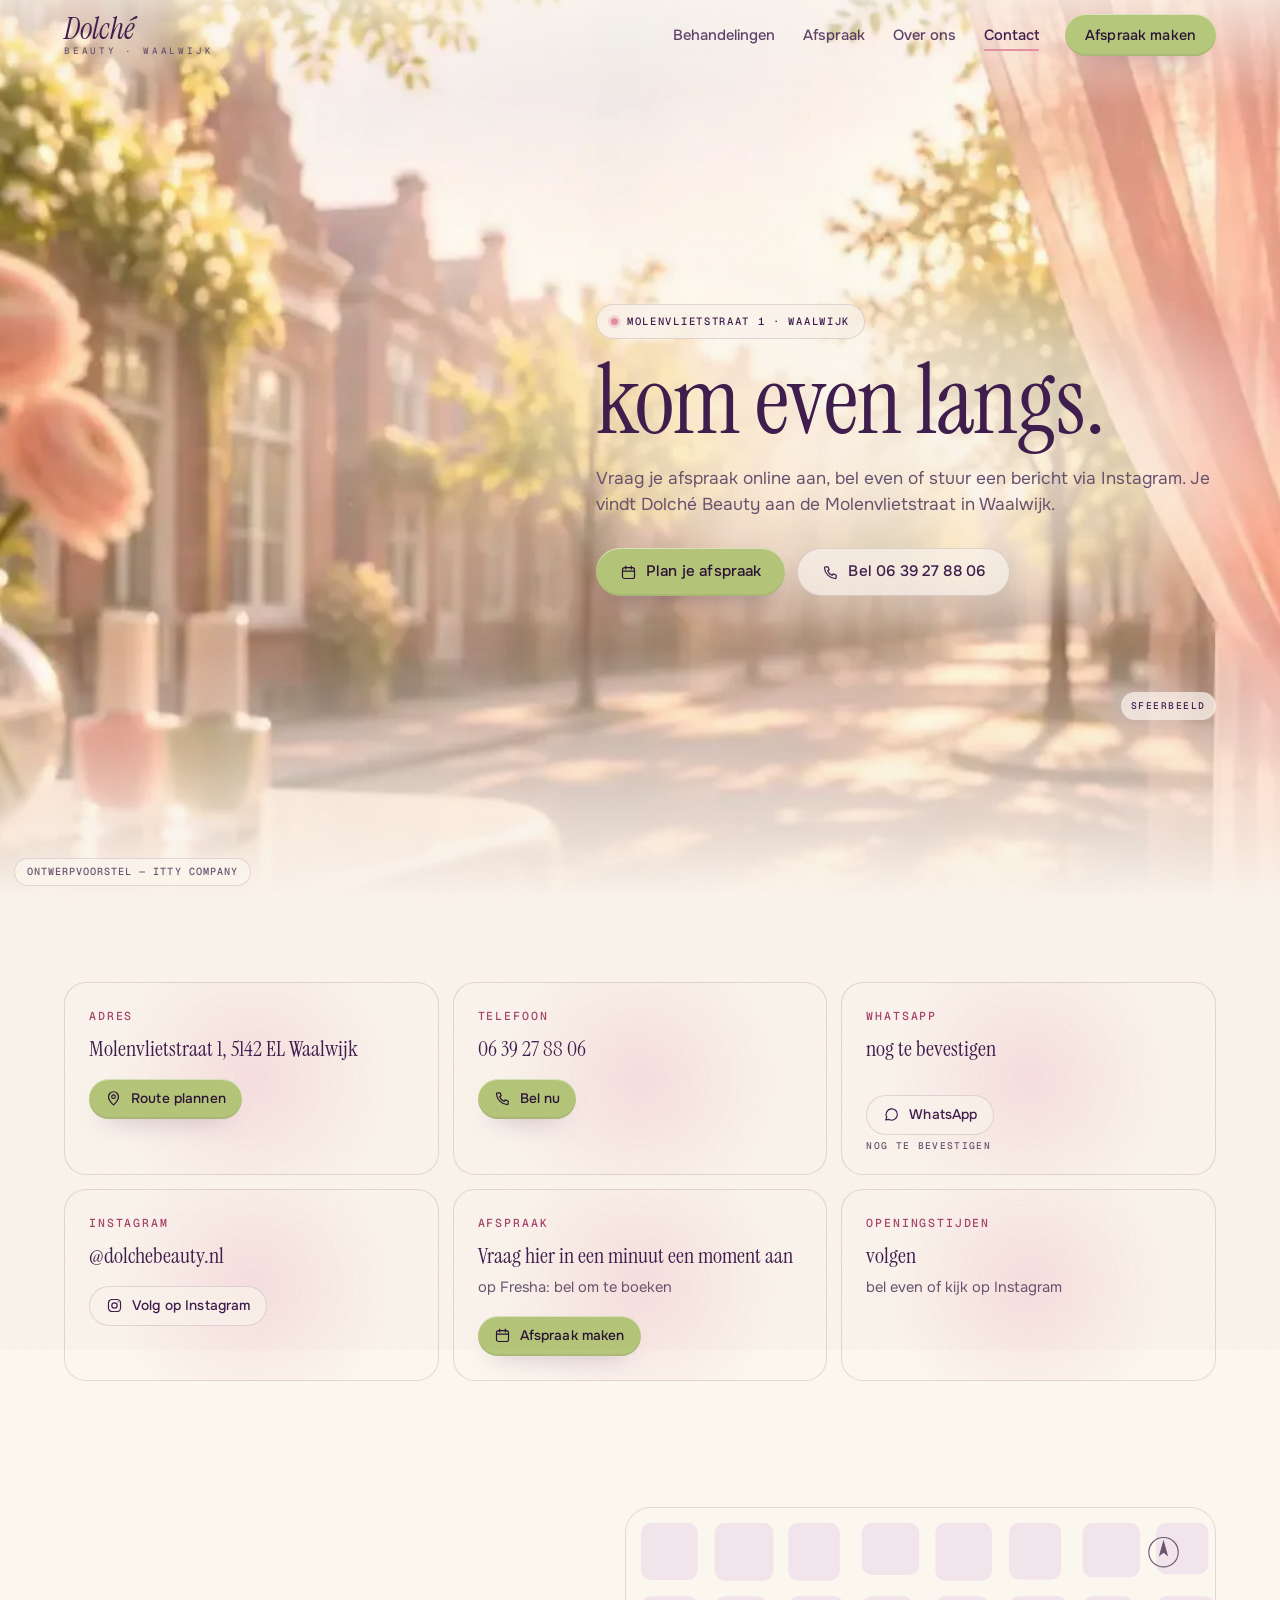
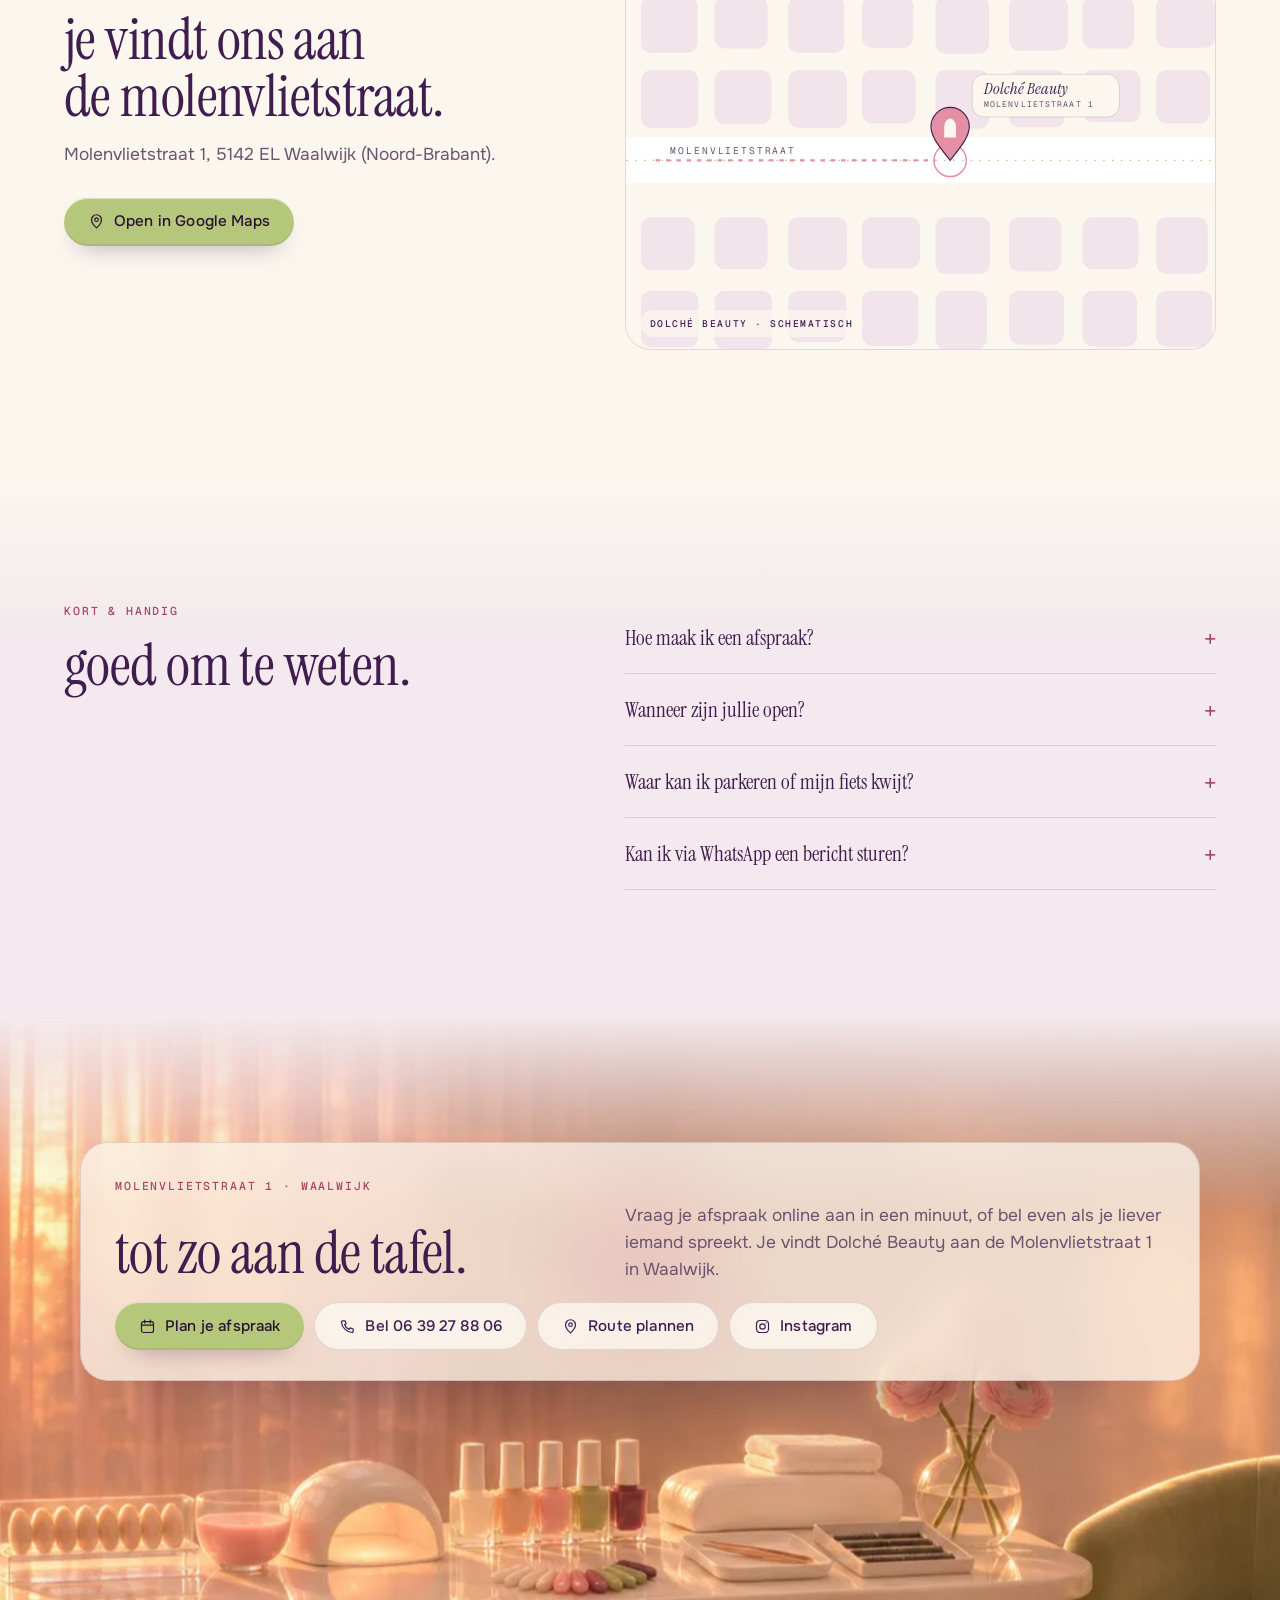
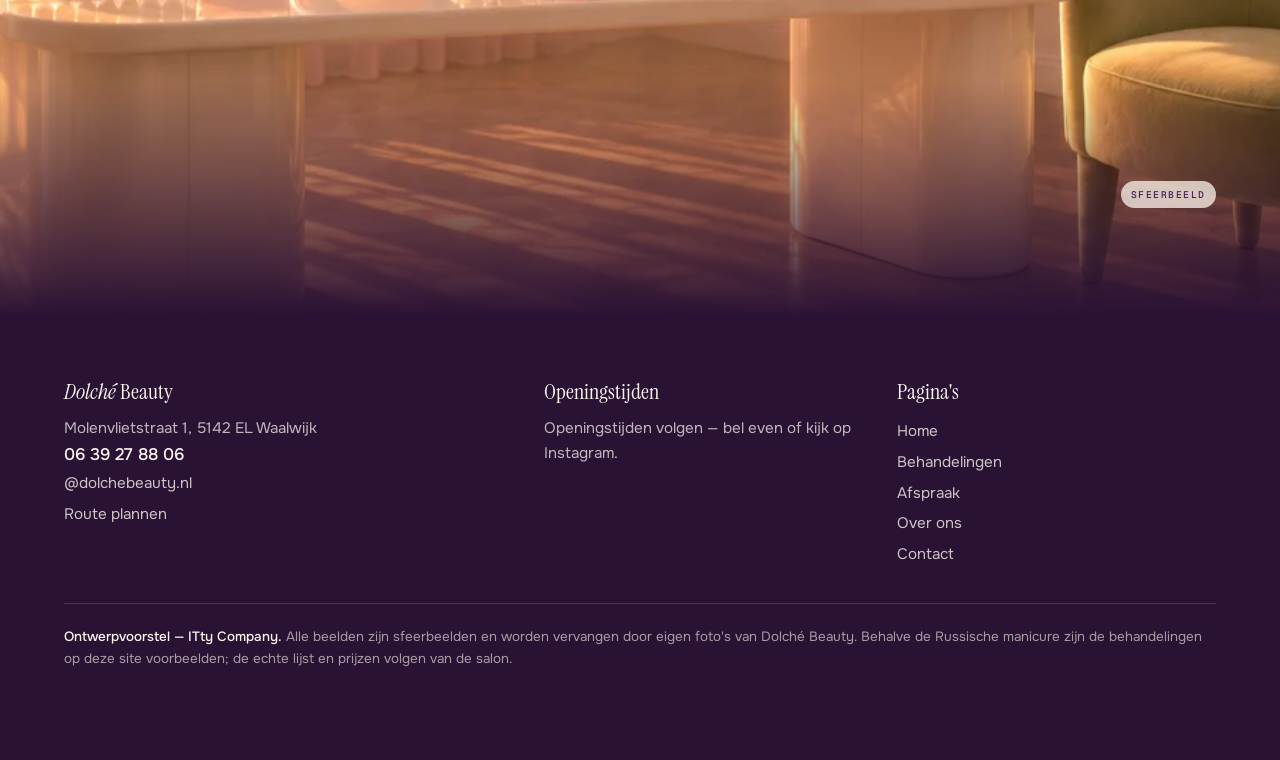
<file: contact.html>
<!DOCTYPE html>
<html lang="nl">
<head>
<meta charset="utf-8">
<meta name="viewport" content="width=device-width, initial-scale=1, viewport-fit=cover">
<title>Contact &amp; route — Dolché Beauty, Molenvlietstraat 1 Waalwijk</title>
<meta name="description" content="Dolché Beauty, Molenvlietstraat 1, 5142 EL Waalwijk. Bel 06 39 27 88 06, vraag je afspraak online aan of volg @dolchebeauty.nl op Instagram.">
<meta name="theme-color" content="#FBF6EE">
<meta property="og:title" content="Contact &amp; route — Dolché Beauty, Molenvlietstraat 1 Waalwijk">
<meta property="og:description" content="Dolché Beauty, Molenvlietstraat 1, 5142 EL Waalwijk. Bel 06 39 27 88 06, vraag je afspraak online aan of volg @dolchebeauty.nl op Instagram.">
<meta property="og:image" content="assets/img/c1.webp">
<meta name="robots" content="noindex">
<link rel="icon" href="data:image/svg+xml,%3Csvg xmlns='http://www.w3.org/2000/svg' viewBox='0 0 32 32'%3E%3Crect width='32' height='32' rx='9' fill='%233F1D4E'/%3E%3Cpath d='M10 27V14.5C10 8.6 13 4.5 16 4.5s6 4.1 6 10V27z' fill='%23E58FA6'/%3E%3Cpath d='M12.5 9.5c.8-1.8 1.9-2.8 3-3.2' stroke='%23FBF6EE' stroke-width='1.6' stroke-linecap='round' fill='none'/%3E%3C/svg%3E">
<script>document.documentElement.classList.add('js');try{var d=JSON.parse(sessionStorage.getItem('lak')||'null');if(d){sessionStorage.removeItem('lak');var c=document.documentElement.classList;c.add('pl-closed','pl-noanim');if(d.b)c.add('pl-back');window.__pl=d.l;setTimeout(function(){c.remove('pl-closed')},2200)}}catch(e){}</script>
<link rel="preconnect" href="https://fonts.googleapis.com">
<link rel="preconnect" href="https://fonts.gstatic.com" crossorigin>
<link href="https://fonts.googleapis.com/css2?family=Instrument+Serif:ital@0;1&amp;family=Onest:wght@400;500&amp;family=Geist+Mono:wght@500&amp;display=swap" rel="stylesheet">
<link rel="stylesheet" href="assets/style.css">
</head>
<body>
<a class="skip" href="#inhoud">Naar inhoud</a>
<header class="hd">
  <a class="logo" href="index.html" aria-label="Dolché Beauty — home"><span><em>Dolché</em></span><small>Beauty · Waalwijk</small></a>
  <nav class="nav" id="menu" aria-label="Hoofdmenu"><a href="behandelingen.html">Behandelingen</a><a href="afspraak.html">Afspraak</a><a href="over-ons.html">Over ons</a><a href="contact.html" aria-current="page">Contact</a>
    <div class="mnav"><a class="btn" href="afspraak.html"><svg viewBox="0 0 24 24" fill="none" stroke="currentColor" stroke-width="1.7" stroke-linecap="round" aria-hidden="true"><rect x="3.5" y="5" width="17" height="15.5" rx="3"/><path d="M3.5 10h17M8 3v4M16 3v4"/></svg>Afspraak maken</a><a class="btn ghost" href="tel:+31639278806"><svg viewBox="0 0 24 24" fill="none" stroke="currentColor" stroke-width="1.7" stroke-linecap="round" stroke-linejoin="round" aria-hidden="true"><path d="M5 4h3.5l1.6 4.2-2.2 1.4a11 11 0 0 0 6.5 6.5l1.4-2.2L20 15.5V19a1.5 1.5 0 0 1-1.6 1.5C10.6 20 4 13.4 3.5 5.6A1.5 1.5 0 0 1 5 4z"/></svg>Bel 06 39 27 88 06</a><a class="btn ghost" href="https://instagram.com/dolchebeauty.nl" target="_blank" rel="noopener"><svg viewBox="0 0 24 24" fill="none" stroke="currentColor" stroke-width="1.7" aria-hidden="true"><rect x="3.5" y="3.5" width="17" height="17" rx="5"/><circle cx="12" cy="12" r="3.8"/><circle cx="17.2" cy="6.8" r=".9" fill="currentColor" stroke="none"/></svg>Instagram</a><p>Molenvlietstraat 1, Waalwijk</p></div>
  </nav>
  <a class="btn pill" href="afspraak.html">Afspraak maken</a>
  <button class="burger" type="button" aria-label="Menu" aria-expanded="false" aria-controls="menu"><span></span><span></span><span></span></button>
</header>
<main id="inhoud">
<section class="phero" style="--to:var(--suiker)" aria-label="Contact">
  <div class="bg"><div class="kbw" data-kb><picture><source media="(max-width:760px)" srcset="assets/img/c1-m.webp"><img src="assets/img/loop-contact-0.webp" alt="Uitzicht vanuit de studio door het raam op een zonnige bakstenen straat, met roze ranonkels en een roze vitrage" fetchpriority="high"></picture><video data-auto data-src="assets/loop-contact.mp4" poster="assets/img/loop-contact-0.webp" muted playsinline loop preload="none" aria-hidden="true" class="dv"></video></div></div>
  <canvas class="dust" data-k="warm" aria-hidden="true"></canvas>
  <span class="cap mono">Sfeerbeeld</span>
  <div class="wrap"><div class="box ctr">
    <span class="chip">Molenvlietstraat 1 · Waalwijk</span>
    <h1 class="words" style="margin-top:16px">kom even langs.</h1>
    <p class="lead rv">Vraag je afspraak online aan, bel even of stuur een bericht via Instagram. Je vindt Dolché Beauty aan de Molenvlietstraat in Waalwijk.</p>
    <div class="row rv"><a class="btn" href="afspraak.html"><svg viewBox="0 0 24 24" fill="none" stroke="currentColor" stroke-width="1.7" stroke-linecap="round" aria-hidden="true"><rect x="3.5" y="5" width="17" height="15.5" rx="3"/><path d="M3.5 10h17M8 3v4M16 3v4"/></svg>Plan je afspraak</a><a class="btn ghost" href="tel:+31639278806"><svg viewBox="0 0 24 24" fill="none" stroke="currentColor" stroke-width="1.7" stroke-linecap="round" stroke-linejoin="round" aria-hidden="true"><path d="M5 4h3.5l1.6 4.2-2.2 1.4a11 11 0 0 0 6.5 6.5l1.4-2.2L20 15.5V19a1.5 1.5 0 0 1-1.6 1.5C10.6 20 4 13.4 3.5 5.6A1.5 1.5 0 0 1 5 4z"/></svg>Bel 06 39 27 88 06</a></div>
  </div></div>
</section>

<section class="bg-suiker" style="padding-top:clamp(40px,8vh,80px)">
  <div class="wrap">
    <div class="cards">
      <div class="gcard glow-follow rv"><span class="eyebrow">Adres</span><b>Molenvlietstraat 1, 5142 EL Waalwijk</b><a class="btn sm" href="https://www.google.com/maps/search/?api=1&amp;query=Molenvlietstraat+1+5142+EL+Waalwijk" target="_blank" rel="noopener"><svg viewBox="0 0 24 24" fill="none" stroke="currentColor" stroke-width="1.7" aria-hidden="true"><path d="M12 21s-7-6.2-7-11.5A7 7 0 0 1 19 9.5C19 14.8 12 21 12 21z"/><circle cx="12" cy="9.5" r="2.5"/></svg>Route plannen</a></div>
      <div class="gcard glow-follow rv" style="--d:1"><span class="eyebrow">Telefoon</span><b>06 39 27 88 06</b><a class="btn sm" href="tel:+31639278806"><svg viewBox="0 0 24 24" fill="none" stroke="currentColor" stroke-width="1.7" stroke-linecap="round" stroke-linejoin="round" aria-hidden="true"><path d="M5 4h3.5l1.6 4.2-2.2 1.4a11 11 0 0 0 6.5 6.5l1.4-2.2L20 15.5V19a1.5 1.5 0 0 1-1.6 1.5C10.6 20 4 13.4 3.5 5.6A1.5 1.5 0 0 1 5 4z"/></svg>Bel nu</a></div>
      <div class="gcard glow-follow rv" style="--d:2"><span class="eyebrow">WhatsApp</span><b>nog te bevestigen</b><span class="wa-wrap"><a class="btn ghost sm" href="https://wa.me/31639278806" target="_blank" rel="noopener"><svg viewBox="0 0 24 24" fill="none" stroke="currentColor" stroke-width="1.7" stroke-linejoin="round" aria-hidden="true"><path d="M4 19.5l1.3-3.8A8 8 0 1 1 8.6 19z"/></svg>WhatsApp</a><span class="wa-note">nog te bevestigen</span></span></div>
      <div class="gcard glow-follow rv"><span class="eyebrow">Instagram</span><b>@dolchebeauty.nl</b><a class="btn ghost sm" href="https://instagram.com/dolchebeauty.nl" target="_blank" rel="noopener"><svg viewBox="0 0 24 24" fill="none" stroke="currentColor" stroke-width="1.7" aria-hidden="true"><rect x="3.5" y="3.5" width="17" height="17" rx="5"/><circle cx="12" cy="12" r="3.8"/><circle cx="17.2" cy="6.8" r=".9" fill="currentColor" stroke="none"/></svg>Volg op Instagram</a></div>
      <div class="gcard glow-follow rv" style="--d:1"><span class="eyebrow">Afspraak</span><b>Vraag hier in een minuut een moment aan</b><p>op Fresha: bel om te boeken</p><a class="btn sm" href="afspraak.html"><svg viewBox="0 0 24 24" fill="none" stroke="currentColor" stroke-width="1.7" stroke-linecap="round" aria-hidden="true"><rect x="3.5" y="5" width="17" height="15.5" rx="3"/><path d="M3.5 10h17M8 3v4M16 3v4"/></svg>Afspraak maken</a></div>
      <div class="gcard glow-follow rv" style="--d:2"><span class="eyebrow">Openingstijden</span><b>volgen</b><p>bel even of kijk op Instagram</p></div>
    </div>
  </div>
</section>

<section class="bg-suiker" style="padding-top:0">
  <div class="wrap two" style="align-items:center">
    <div>
      <h2 class="words">je vindt ons aan de molenvlietstraat.</h2>
      <p class="lead rv" style="margin-top:16px">Molenvlietstraat 1, 5142 EL Waalwijk (Noord-Brabant).</p>
      <div class="row rv"><a class="btn" href="https://www.google.com/maps/search/?api=1&amp;query=Molenvlietstraat+1+5142+EL+Waalwijk" target="_blank" rel="noopener"><svg viewBox="0 0 24 24" fill="none" stroke="currentColor" stroke-width="1.7" aria-hidden="true"><path d="M12 21s-7-6.2-7-11.5A7 7 0 0 1 19 9.5C19 14.8 12 21 12 21z"/><circle cx="12" cy="9.5" r="2.5"/></svg>Open in Google Maps</a></div>
    </div>
    <figure class="map rv" style="--d:1"><svg viewBox="0 0 800 600" role="img" aria-label="Schematische kaart: Dolché Beauty, Molenvlietstraat 1, Waalwijk">
      <rect width="800" height="600" fill="#FBF6EE"/><rect x="20" y="20" width="77" height="78" rx="14" fill="#F1E4EA"/><rect x="20" y="120" width="77" height="77" rx="14" fill="#F1E4EA"/><rect x="20" y="220" width="78" height="79" rx="14" fill="#F1E4EA"/><rect x="20" y="420" width="73" height="72" rx="14" fill="#F1E4EA"/><rect x="20" y="520" width="78" height="77" rx="14" fill="#F1E4EA"/><rect x="120" y="20" width="80" height="79" rx="14" fill="#F1E4EA"/><rect x="120" y="120" width="72" height="71" rx="14" fill="#F1E4EA"/><rect x="120" y="220" width="77" height="74" rx="14" fill="#F1E4EA"/><rect x="120" y="420" width="72" height="71" rx="14" fill="#F1E4EA"/><rect x="120" y="520" width="78" height="80" rx="14" fill="#F1E4EA"/><rect x="220" y="20" width="70" height="79" rx="14" fill="#F1E4EA"/><rect x="220" y="120" width="76" height="77" rx="14" fill="#F1E4EA"/><rect x="220" y="220" width="80" height="79" rx="14" fill="#F1E4EA"/><rect x="220" y="420" width="80" height="72" rx="14" fill="#F1E4EA"/><rect x="220" y="520" width="79" height="70" rx="14" fill="#F1E4EA"/><rect x="320" y="20" width="78" height="71" rx="14" fill="#F1E4EA"/><rect x="320" y="120" width="70" height="70" rx="14" fill="#F1E4EA"/><rect x="320" y="220" width="73" height="73" rx="14" fill="#F1E4EA"/><rect x="320" y="420" width="79" height="70" rx="14" fill="#F1E4EA"/><rect x="320" y="520" width="77" height="75" rx="14" fill="#F1E4EA"/><rect x="420" y="20" width="77" height="79" rx="14" fill="#F1E4EA"/><rect x="420" y="120" width="73" height="78" rx="14" fill="#F1E4EA"/><rect x="420" y="220" width="73" height="80" rx="14" fill="#F1E4EA"/><rect x="420" y="420" width="74" height="77" rx="14" fill="#F1E4EA"/><rect x="420" y="520" width="70" height="80" rx="14" fill="#F1E4EA"/><rect x="520" y="20" width="71" height="77" rx="14" fill="#F1E4EA"/><rect x="520" y="120" width="80" height="74" rx="14" fill="#F1E4EA"/><rect x="520" y="220" width="76" height="78" rx="14" fill="#F1E4EA"/><rect x="520" y="420" width="71" height="74" rx="14" fill="#F1E4EA"/><rect x="520" y="520" width="75" height="73" rx="14" fill="#F1E4EA"/><rect x="620" y="20" width="78" height="74" rx="14" fill="#F1E4EA"/><rect x="620" y="120" width="70" height="71" rx="14" fill="#F1E4EA"/><rect x="620" y="220" width="79" height="71" rx="14" fill="#F1E4EA"/><rect x="620" y="420" width="76" height="71" rx="14" fill="#F1E4EA"/><rect x="620" y="520" width="74" height="76" rx="14" fill="#F1E4EA"/><rect x="720" y="20" width="71" height="70" rx="14" fill="#F1E4EA"/><rect x="720" y="120" width="80" height="70" rx="14" fill="#F1E4EA"/><rect x="720" y="220" width="73" height="73" rx="14" fill="#F1E4EA"/><rect x="720" y="420" width="70" height="77" rx="14" fill="#F1E4EA"/><rect x="720" y="520" width="76" height="76" rx="14" fill="#F1E4EA"/>
      <rect x="0" y="312" width="800" height="62" fill="#fff"/><path d="M0 343H800" stroke="#B5C77A" stroke-width="1.6" stroke-dasharray="2 10"/>
      <path class="route" d="M40 343 H 420" stroke="#E58FA6" stroke-width="3" fill="none"/>
      <text x="60" y="334" font-family="Geist Mono, monospace" font-size="13" letter-spacing="2.5" fill="#6B5470">MOLENVLIETSTRAAT</text>
      <circle class="ring" cx="440" cy="343" r="22" fill="none" stroke="#E58FA6" stroke-width="2"/>
      <g class="pin"><path d="M440 343c-15-19-26-32-26-46a26 26 0 0 1 52 0c0 14-11 27-26 46z" fill="#E58FA6" stroke="#3F1D4E" stroke-width="1.5"/><path d="M432 312v-14c0-7 4-12 8-12s8 5 8 12v14z" fill="#FBF6EE"/></g>
      <g transform="translate(470 226)"><rect width="200" height="58" rx="16" fill="#FBF6EE" stroke="rgba(63,29,78,.2)"/><text x="16" y="27" font-family="Instrument Serif, Georgia, serif" font-style="italic" font-size="22" fill="#3F1D4E">Dolché Beauty</text><text x="16" y="45" font-family="Geist Mono, monospace" font-size="11" letter-spacing="1.5" fill="#6B5470">MOLENVLIETSTRAAT 1</text></g>
      <g transform="translate(730 60)" fill="none" stroke="#6B5470" stroke-width="1.5"><circle r="20"/><path d="M0 -14 5 4 0 0 -5 4z" fill="#6B5470"/></g>
    </svg><figcaption class="mono">Dolché Beauty · schematisch</figcaption></figure>
  </div>
</section>

<section class="bg-melkglas seam-top" style="--from:var(--suiker)">
  <div class="wrap two">
    <div><span class="eyebrow">Kort &amp; handig</span><h2 class="words">goed om te weten.</h2></div>
    <div class="rv"><details><summary>Hoe maak ik een afspraak?</summary><p>Online via de afspraakpagina, of bel 06 39 27 88 06.</p></details><details><summary>Wanneer zijn jullie open?</summary><p>De openingstijden volgen. Bel tot die tijd even of kijk op Instagram.</p></details><details><summary>Waar kan ik parkeren of mijn fiets kwijt?</summary><p>Dat hoor je het snelst als je even belt.</p></details><details><summary>Kan ik via WhatsApp een bericht sturen?</summary><p>Dat bevestigen we nog met de salon. Bellen of Instagram werkt in elk geval.</p></details></div>
  </div>
</section>
<section class="finale wide k8" style="--from:var(--melkglas)" aria-label="Tot zo aan de tafel">
  <div class="bg"><div class="kbw" data-kb><picture><source media="(max-width:760px)" srcset="assets/img/k8-m.webp"><img src="assets/img/k8.webp" alt="" loading="lazy"></picture></div></div>
  <canvas class="dust" data-k="warm" aria-hidden="true"></canvas>
  <span class="cap mono">Sfeerbeeld</span>
  <div class="wrap"><div class="box glow-follow">
    <span class="eyebrow">Molenvlietstraat 1 · Waalwijk</span>
    <h2 class="words">tot zo aan de tafel.</h2>
    <p class="lead rv">Vraag je afspraak online aan in een minuut, of bel even als je liever iemand spreekt. Je vindt Dolché Beauty aan de Molenvlietstraat 1 in Waalwijk.</p>
    <div class="row rv" style="--d:1"><a class="btn" href="afspraak.html"><svg viewBox="0 0 24 24" fill="none" stroke="currentColor" stroke-width="1.7" stroke-linecap="round" aria-hidden="true"><rect x="3.5" y="5" width="17" height="15.5" rx="3"/><path d="M3.5 10h17M8 3v4M16 3v4"/></svg>Plan je afspraak</a><a class="btn ghost" href="tel:+31639278806"><svg viewBox="0 0 24 24" fill="none" stroke="currentColor" stroke-width="1.7" stroke-linecap="round" stroke-linejoin="round" aria-hidden="true"><path d="M5 4h3.5l1.6 4.2-2.2 1.4a11 11 0 0 0 6.5 6.5l1.4-2.2L20 15.5V19a1.5 1.5 0 0 1-1.6 1.5C10.6 20 4 13.4 3.5 5.6A1.5 1.5 0 0 1 5 4z"/></svg>Bel 06 39 27 88 06</a><a class="btn ghost" href="https://www.google.com/maps/search/?api=1&amp;query=Molenvlietstraat+1+5142+EL+Waalwijk" target="_blank" rel="noopener"><svg viewBox="0 0 24 24" fill="none" stroke="currentColor" stroke-width="1.7" aria-hidden="true"><path d="M12 21s-7-6.2-7-11.5A7 7 0 0 1 19 9.5C19 14.8 12 21 12 21z"/><circle cx="12" cy="9.5" r="2.5"/></svg>Route plannen</a><a class="btn ghost" href="https://instagram.com/dolchebeauty.nl" target="_blank" rel="noopener"><svg viewBox="0 0 24 24" fill="none" stroke="currentColor" stroke-width="1.7" aria-hidden="true"><rect x="3.5" y="3.5" width="17" height="17" rx="5"/><circle cx="12" cy="12" r="3.8"/><circle cx="17.2" cy="6.8" r=".9" fill="currentColor" stroke="none"/></svg>Instagram</a></div>
  </div></div>
</section>
</main>
<footer>
  <div class="wrap">
    <div><b><em>Dolché</em> Beauty</b>Molenvlietstraat 1, 5142 EL Waalwijk<a class="tel" href="tel:+31639278806">06 39 27 88 06</a><a href="https://instagram.com/dolchebeauty.nl" target="_blank" rel="noopener">@dolchebeauty.nl</a><a href="https://www.google.com/maps/search/?api=1&amp;query=Molenvlietstraat+1+5142+EL+Waalwijk" target="_blank" rel="noopener">Route plannen</a></div>
    <div><b>Openingstijden</b>Openingstijden volgen — bel even of kijk op Instagram.</div>
    <div><b>Pagina's</b><a href="index.html">Home</a><a href="behandelingen.html">Behandelingen</a><a href="afspraak.html">Afspraak</a><a href="over-ons.html">Over ons</a><a href="contact.html">Contact</a></div>
    <p class="demo"><strong>Ontwerpvoorstel — ITty Company.</strong> Alle beelden zijn sfeerbeelden en worden vervangen door eigen foto's van Dolché Beauty. Behalve de Russische manicure zijn de behandelingen op deze site voorbeelden; de echte lijst en prijzen volgen van de salon.</p>
  </div>
</footer>
<div class="ctabar"><a class="btn" href="afspraak.html"><svg viewBox="0 0 24 24" fill="none" stroke="currentColor" stroke-width="1.7" stroke-linecap="round" aria-hidden="true"><rect x="3.5" y="5" width="17" height="15.5" rx="3"/><path d="M3.5 10h17M8 3v4M16 3v4"/></svg>Afspraak</a><a class="btn ghost" href="tel:+31639278806"><svg viewBox="0 0 24 24" fill="none" stroke="currentColor" stroke-width="1.7" stroke-linecap="round" stroke-linejoin="round" aria-hidden="true"><path d="M5 4h3.5l1.6 4.2-2.2 1.4a11 11 0 0 0 6.5 6.5l1.4-2.2L20 15.5V19a1.5 1.5 0 0 1-1.6 1.5C10.6 20 4 13.4 3.5 5.6A1.5 1.5 0 0 1 5 4z"/></svg>Bel</a></div>
<div class="grain" aria-hidden="true"></div>
<div class="demo-pill">Ontwerpvoorstel — ITty Company</div>
<div id="lak" aria-hidden="true"><div class="stroke"><i class="bristle"></i></div><div class="coat"></div><div class="lbl"></div></div>
<script src="assets/vendor/lenis.min.js"></script>
<script src="assets/site.js"></script>
</body>
</html>
</file>
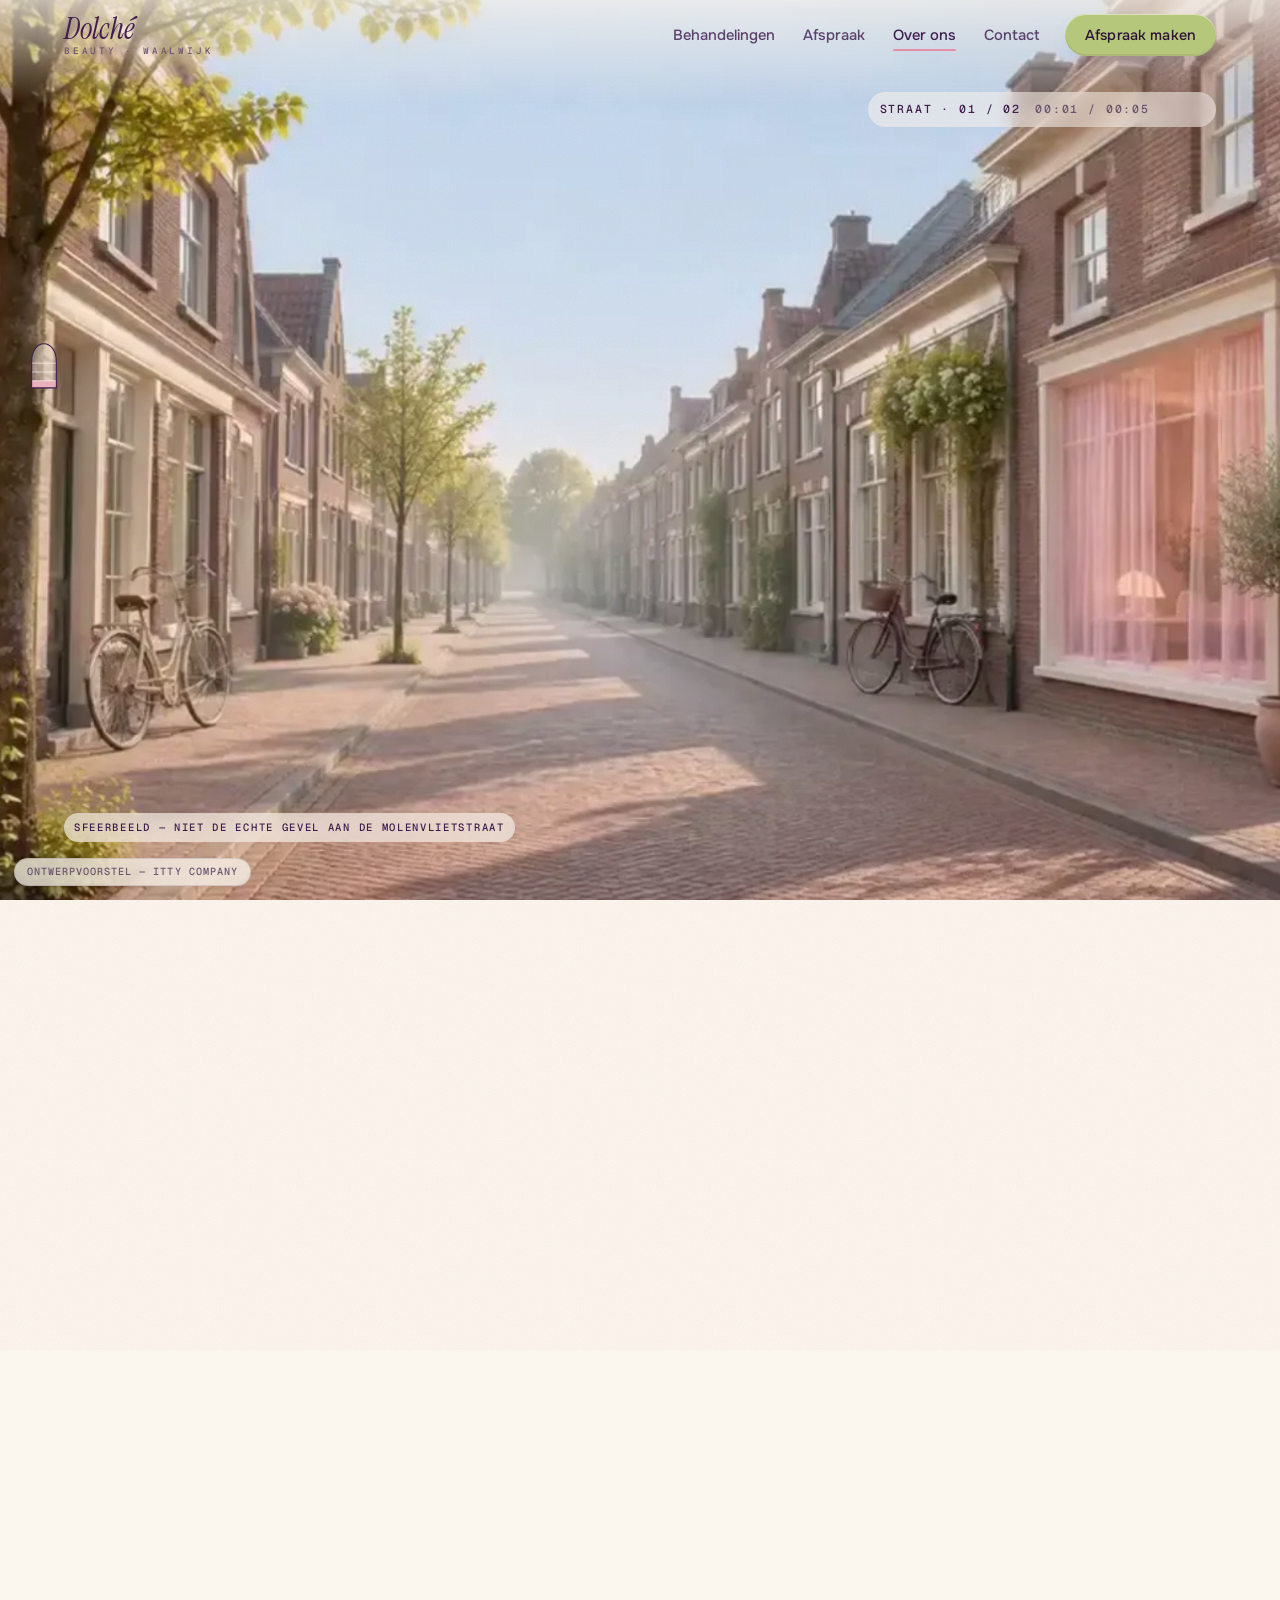
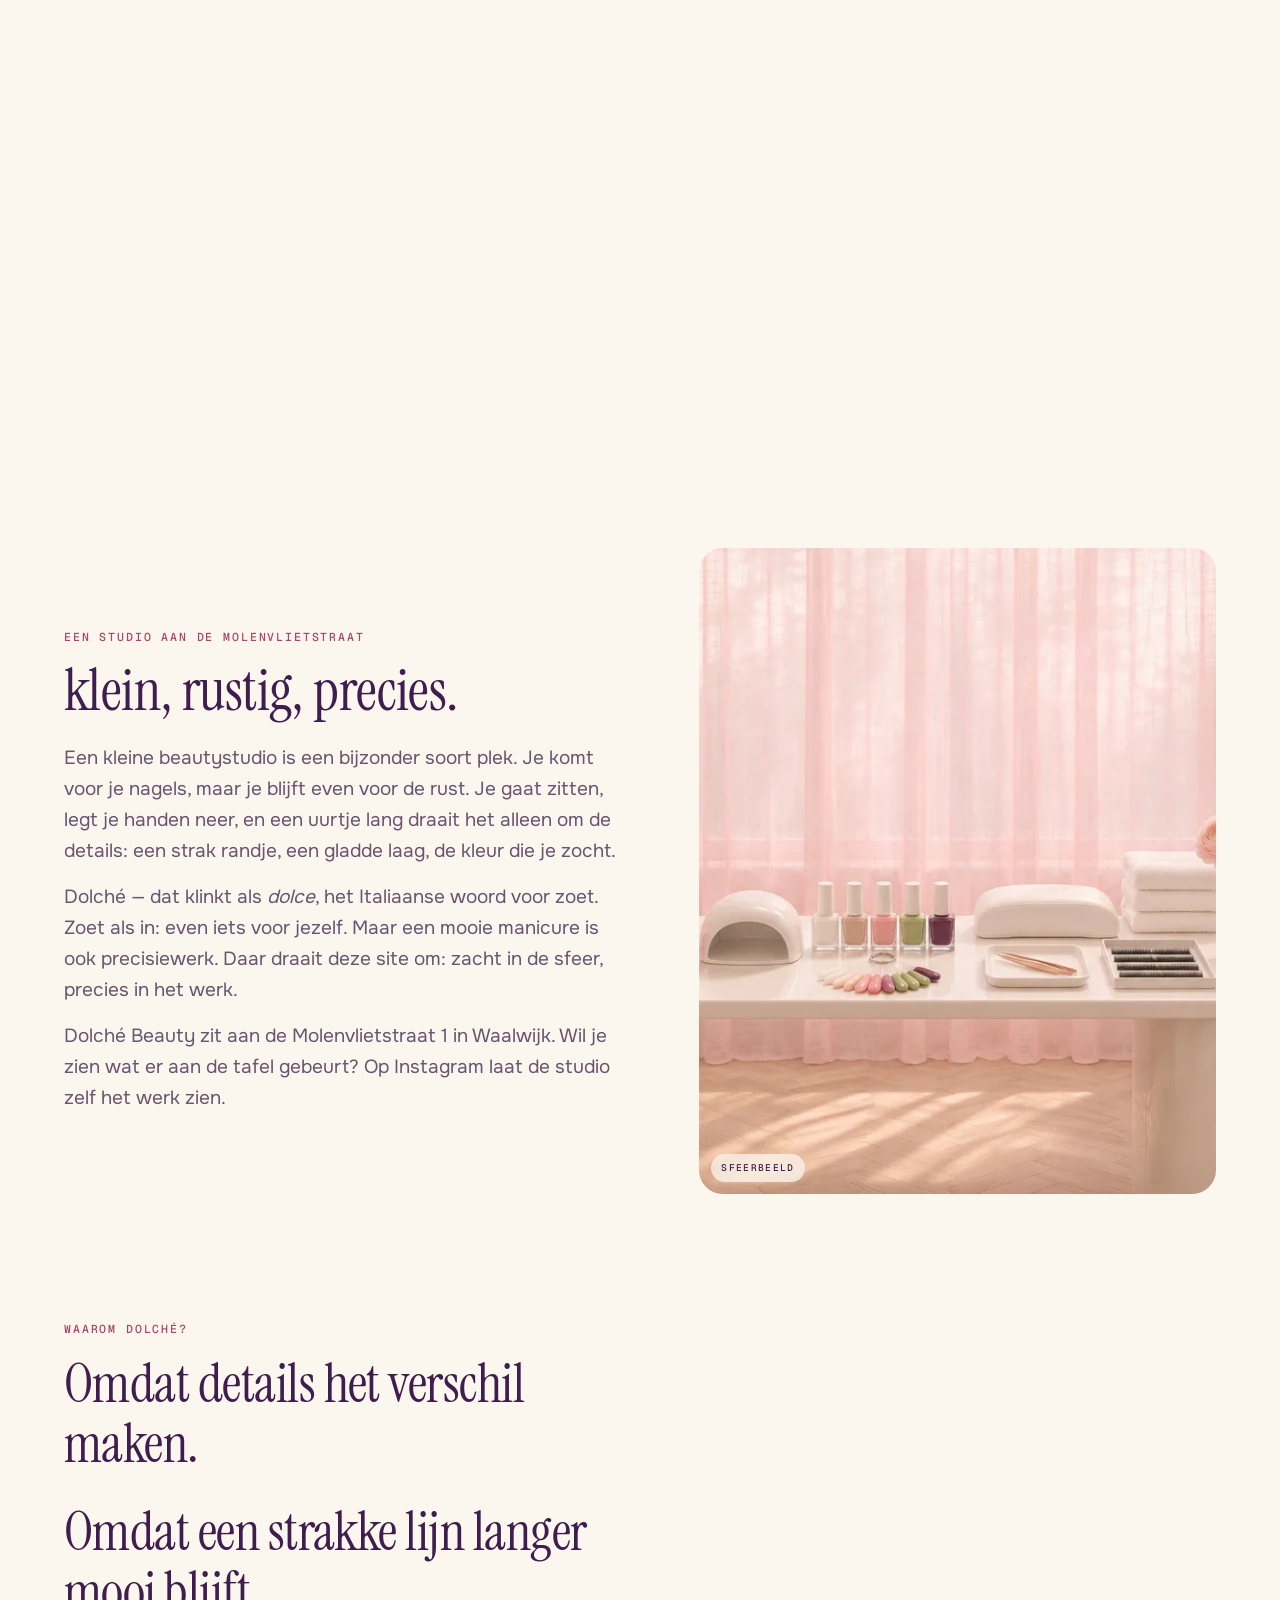
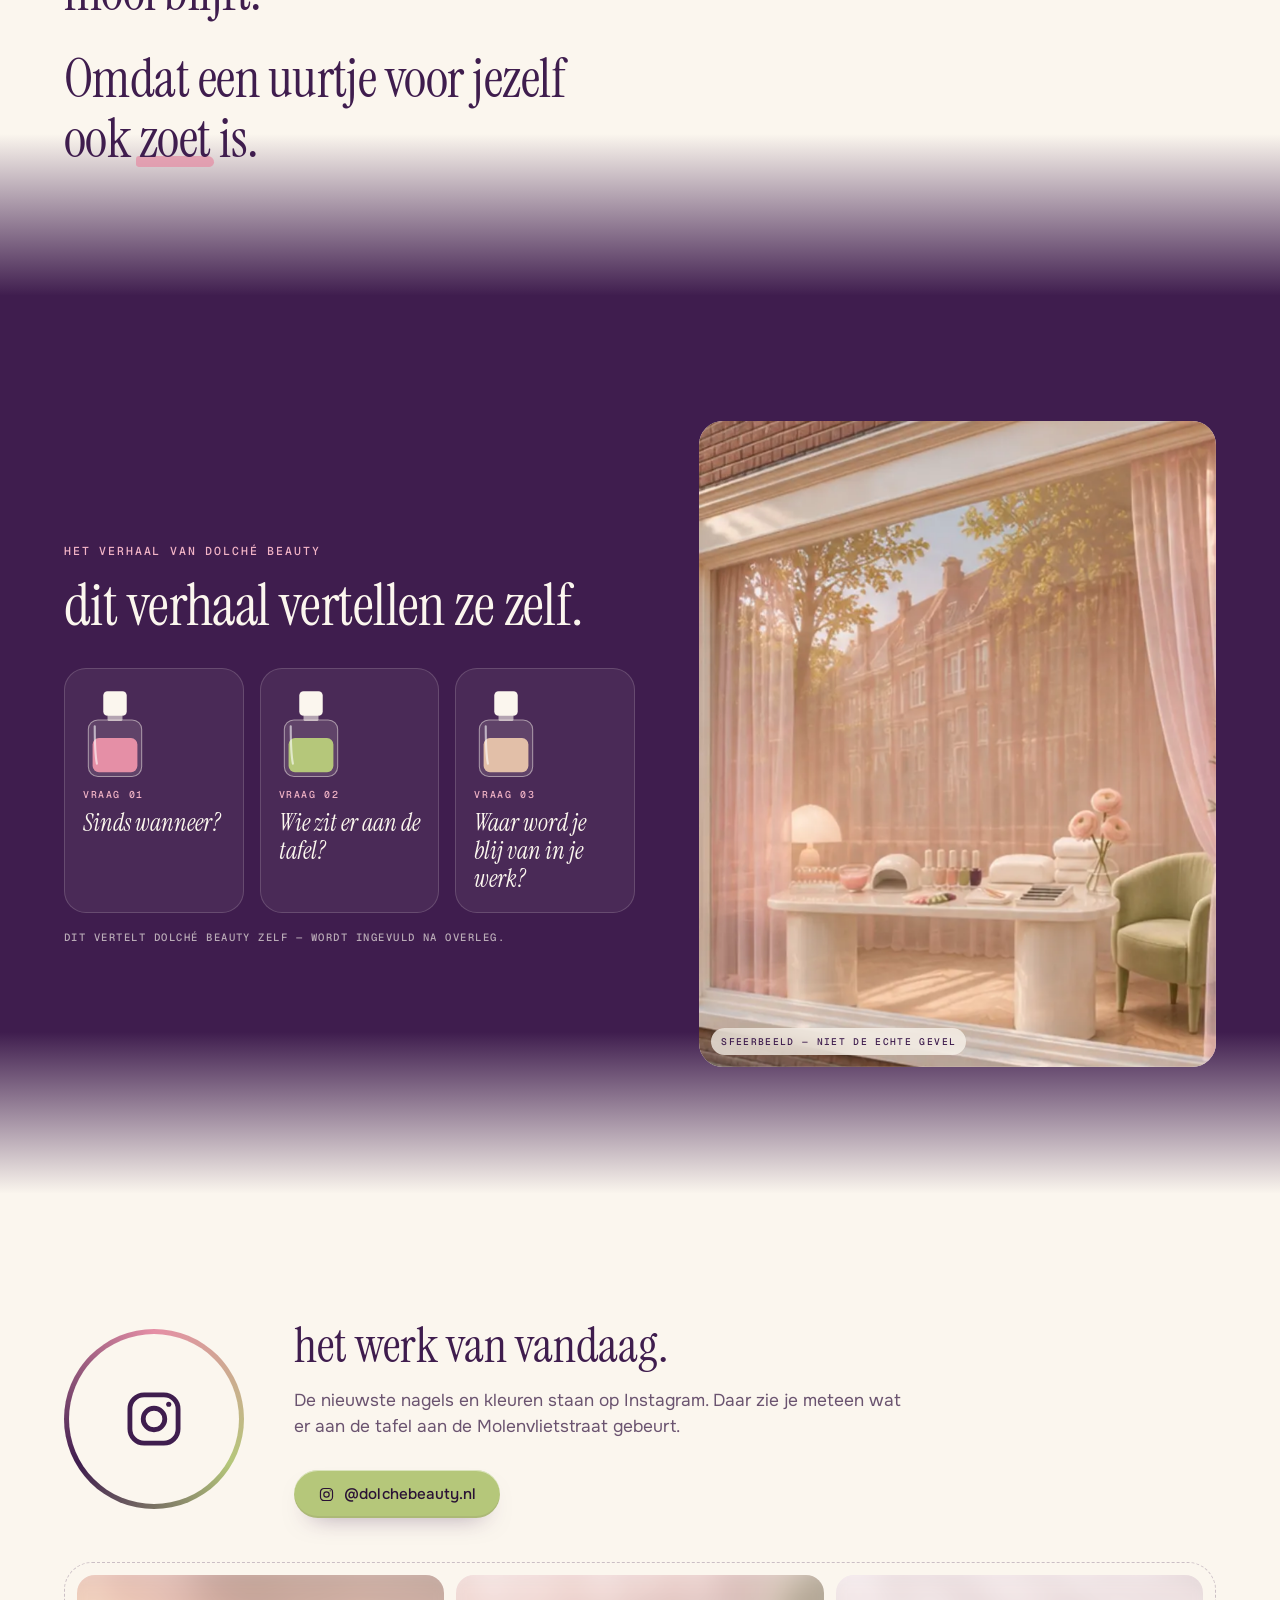
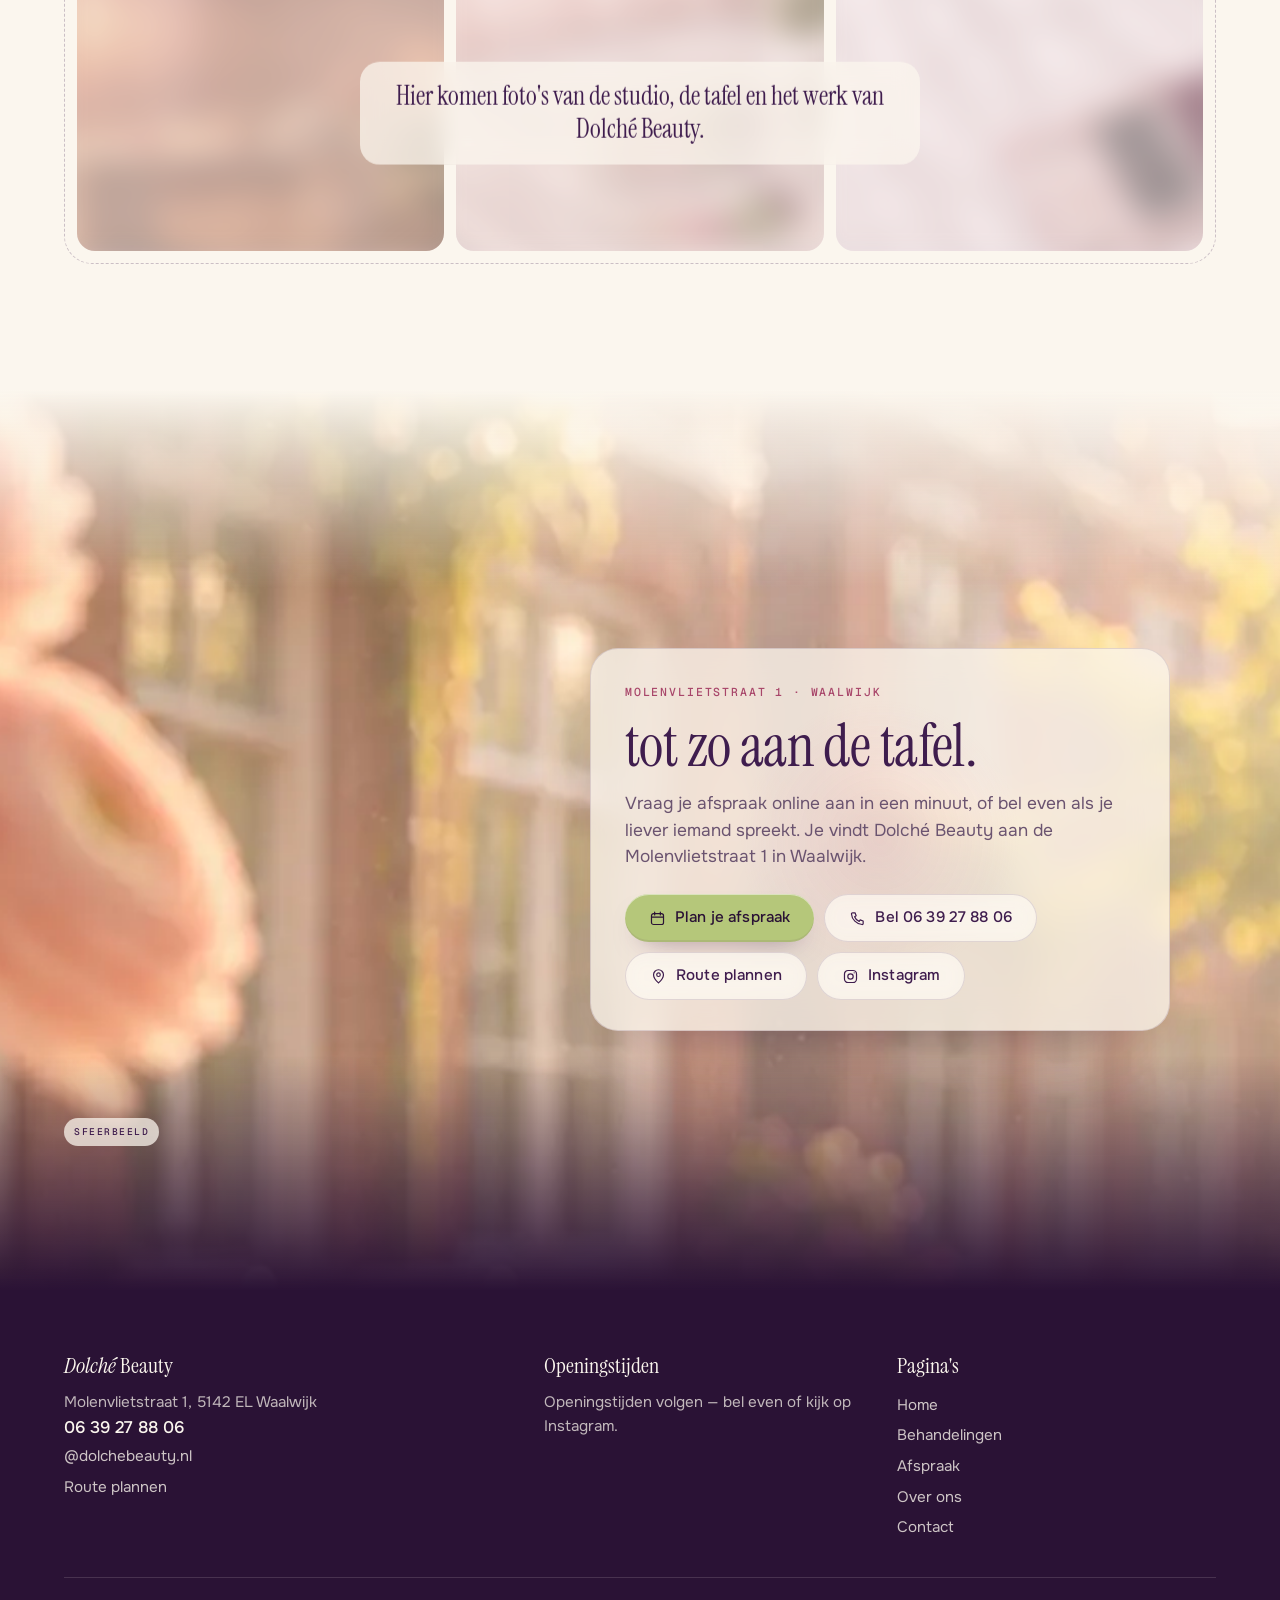
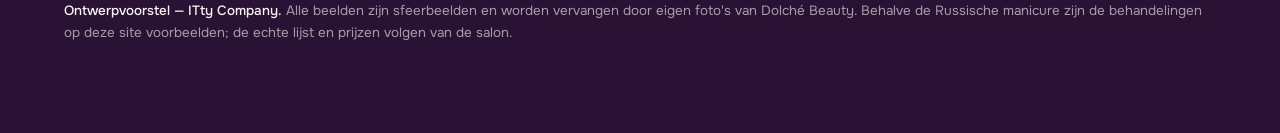
<file: over-ons.html>
<!DOCTYPE html>
<html lang="nl">
<head>
<meta charset="utf-8">
<meta name="viewport" content="width=device-width, initial-scale=1, viewport-fit=cover">
<title>Over ons — Dolché Beauty, Waalwijk</title>
<meta name="description" content="Dolché Beauty is een beautystudio aan de Molenvlietstraat 1 in Waalwijk: zacht in de sfeer, precies in het werk.">
<meta name="theme-color" content="#FBF6EE">
<meta property="og:title" content="Over ons — Dolché Beauty, Waalwijk">
<meta property="og:description" content="Dolché Beauty is een beautystudio aan de Molenvlietstraat 1 in Waalwijk: zacht in de sfeer, precies in het werk.">
<meta property="og:image" content="assets/img/o2.webp">
<meta name="robots" content="noindex">
<link rel="icon" href="data:image/svg+xml,%3Csvg xmlns='http://www.w3.org/2000/svg' viewBox='0 0 32 32'%3E%3Crect width='32' height='32' rx='9' fill='%233F1D4E'/%3E%3Cpath d='M10 27V14.5C10 8.6 13 4.5 16 4.5s6 4.1 6 10V27z' fill='%23E58FA6'/%3E%3Cpath d='M12.5 9.5c.8-1.8 1.9-2.8 3-3.2' stroke='%23FBF6EE' stroke-width='1.6' stroke-linecap='round' fill='none'/%3E%3C/svg%3E">
<script>document.documentElement.classList.add('js');try{var d=JSON.parse(sessionStorage.getItem('lak')||'null');if(d){sessionStorage.removeItem('lak');var c=document.documentElement.classList;c.add('pl-closed','pl-noanim');if(d.b)c.add('pl-back');window.__pl=d.l;setTimeout(function(){c.remove('pl-closed')},2200)}}catch(e){}</script>
<link rel="preconnect" href="https://fonts.googleapis.com">
<link rel="preconnect" href="https://fonts.gstatic.com" crossorigin>
<link href="https://fonts.googleapis.com/css2?family=Instrument+Serif:ital@0;1&amp;family=Onest:wght@400;500&amp;family=Geist+Mono:wght@500&amp;display=swap" rel="stylesheet">
<link rel="stylesheet" href="assets/style.css">
</head>
<body>
<a class="skip" href="#inhoud">Naar inhoud</a>
<header class="hd">
  <a class="logo" href="index.html" aria-label="Dolché Beauty — home"><span><em>Dolché</em></span><small>Beauty · Waalwijk</small></a>
  <nav class="nav" id="menu" aria-label="Hoofdmenu"><a href="behandelingen.html">Behandelingen</a><a href="afspraak.html">Afspraak</a><a href="over-ons.html" aria-current="page">Over ons</a><a href="contact.html">Contact</a>
    <div class="mnav"><a class="btn" href="afspraak.html"><svg viewBox="0 0 24 24" fill="none" stroke="currentColor" stroke-width="1.7" stroke-linecap="round" aria-hidden="true"><rect x="3.5" y="5" width="17" height="15.5" rx="3"/><path d="M3.5 10h17M8 3v4M16 3v4"/></svg>Afspraak maken</a><a class="btn ghost" href="tel:+31639278806"><svg viewBox="0 0 24 24" fill="none" stroke="currentColor" stroke-width="1.7" stroke-linecap="round" stroke-linejoin="round" aria-hidden="true"><path d="M5 4h3.5l1.6 4.2-2.2 1.4a11 11 0 0 0 6.5 6.5l1.4-2.2L20 15.5V19a1.5 1.5 0 0 1-1.6 1.5C10.6 20 4 13.4 3.5 5.6A1.5 1.5 0 0 1 5 4z"/></svg>Bel 06 39 27 88 06</a><a class="btn ghost" href="https://instagram.com/dolchebeauty.nl" target="_blank" rel="noopener"><svg viewBox="0 0 24 24" fill="none" stroke="currentColor" stroke-width="1.7" aria-hidden="true"><rect x="3.5" y="3.5" width="17" height="17" rx="5"/><circle cx="12" cy="12" r="3.8"/><circle cx="17.2" cy="6.8" r=".9" fill="currentColor" stroke="none"/></svg>Instagram</a><p>Molenvlietstraat 1, Waalwijk</p></div>
  </nav>
  <a class="btn pill" href="afspraak.html">Afspraak maken</a>
  <button class="burger" type="button" aria-label="Menu" aria-expanded="false" aria-controls="menu"><span></span><span></span><span></span></button>
</header>
<main id="inhoud">
<section class="film" data-src="assets/film-over.mp4" data-src-m="assets/film-over-m.mp4" data-poster-m="assets/img/film-over-m-0.webp" data-hud="Straat" data-dur="5" style="--m:3" aria-label="Een gewone straat in Waalwijk, en daarachter roze licht">
  <div class="stage">
    <video poster="assets/img/film-over-0.webp" muted playsinline preload="none" aria-hidden="true"></video>
    <div class="vignette"></div>
    <canvas class="fx" aria-hidden="true"></canvas>
    <div class="fhero">
      <div class="top sky"><span class="chip">Beautystudio in Waalwijk</span><h1>een studio om even te zijn.</h1></div>
      <div class="low left glow-follow"><p class="lead">Dolché Beauty is een beautystudio aan de Molenvlietstraat in Waalwijk. Een plek waar je handen even de hoofdrol krijgen — en jij een uurtje niets hoeft.</p><button class="more" type="button" aria-expanded="false">lees verder +</button><div class="row"><a class="btn" href="afspraak.html"><svg viewBox="0 0 24 24" fill="none" stroke="currentColor" stroke-width="1.7" stroke-linecap="round" aria-hidden="true"><rect x="3.5" y="5" width="17" height="15.5" rx="3"/><path d="M3.5 10h17M8 3v4M16 3v4"/></svg>Plan je afspraak</a><a class="btn ghost" href="behandelingen.html">Bekijk behandelingen</a></div></div>
    </div>
    <div class="ftitle tc" aria-live="polite"><h2></h2><p></p></div>
    <div class="hud mono" aria-hidden="true"><span class="hl">Straat · 01 / 02</span><span class="sf">Sfeerbeeld<span class="sfx"> — niet de echte gevel</span></span><span class="tc">00:00 / 00:05</span><span class="load"><s></s></span></div>
    <div class="nail" aria-hidden="true"><svg viewBox="0 0 34 54"><defs><clipPath id="nailclip"><path d="M3 52V22C3 10 9.5 2 17 2s14 8 14 20v30z"/></clipPath></defs>
      <g clip-path="url(#nailclip)"><rect class="nf" x="0" y="0" width="34" height="54"/><path class="nl" d="M0 44H34M0 34H34M0 24H34"/><rect class="ng" x="-20" y="0" width="12" height="54"/></g>
      <path class="no" d="M3 52V22C3 10 9.5 2 17 2s14 8 14 20v30z"/></svg><i class="bar"><b></b></i></div>
    <span class="ftag long mono">Sfeerbeeld — niet de echte gevel aan de Molenvlietstraat</span>
    <div class="fhint c">scroll — naar de molenvlietstraat</div>
    <div class="fade"></div>
  </div>
  <ol class="fstills"><li><picture><source media="(max-width:760px)" srcset="assets/img/o1-m.webp"><img src="assets/img/o1.webp" alt="" loading="lazy"></picture><div class="box"><span class="chip">Beautystudio in Waalwijk</span><h1 style="margin-top:14px">een studio om even te zijn.</h1><p class="lead">Dolché Beauty is een beautystudio aan de Molenvlietstraat in Waalwijk. Een plek waar je handen even de hoofdrol krijgen — en jij een uurtje niets hoeft.</p><div class="row"><a class="btn" href="afspraak.html"><svg viewBox="0 0 24 24" fill="none" stroke="currentColor" stroke-width="1.7" stroke-linecap="round" aria-hidden="true"><rect x="3.5" y="5" width="17" height="15.5" rx="3"/><path d="M3.5 10h17M8 3v4M16 3v4"/></svg>Plan je afspraak</a><a class="btn ghost" href="behandelingen.html">Bekijk behandelingen</a></div><h2 style="margin-top:22px">een gewone straat in waalwijk.</h2><p class="note">Een ochtend aan de Molenvlietstraat.</p></div><span class="cap mono">Sfeerbeeld — niet de echte gevel</span></li><li><picture><source media="(max-width:760px)" srcset="assets/img/o2-m.webp"><img src="assets/img/o2.webp" alt="" loading="lazy"></picture><div class="box"><h2>en daarachter: roze licht.</h2><p class="note">Een studio herken je aan de rust.</p></div><span class="cap mono">Sfeerbeeld — niet de echte gevel</span></li></ol>
  <script type="application/json">[{"t": "een gewone straat in waalwijk.", "s": "Een ochtend aan de Molenvlietstraat.", "fx": "dust", "cool": 1, "at": 0.9, "pos": "tc", "tw": "70vw", "ty": 16, "cx": 0.62}, {"t": "en daarachter: roze licht.", "s": "Een studio herken je aan de rust.", "fx": "dust", "at": 4.95, "pos": "tr", "tw": "58vw", "ty": 15, "fs": "sm", "cx": 0.45}]</script>
</section>

<section class="bg-suiker">
  <div class="wrap split">
    <div>
      <span class="eyebrow">Een studio aan de Molenvlietstraat</span>
      <h2 class="words">klein, rustig, precies.</h2>
      <div class="prose rv">
        <p>Een kleine beautystudio is een bijzonder soort plek. Je komt voor je nagels, maar je blijft even voor de rust. Je gaat zitten, legt je handen neer, en een uurtje lang draait het alleen om de details: een strak randje, een gladde laag, de kleur die je zocht.</p>
        <p>Dolché — dat klinkt als <em>dolce</em>, het Italiaanse woord voor zoet. Zoet als in: even iets voor jezelf. Maar een mooie manicure is ook precisiewerk. Daar draait deze site om: zacht in de sfeer, precies in het werk.</p>
        <p>Dolché Beauty zit aan de Molenvlietstraat 1 in Waalwijk. Wil je zien wat er aan de tafel gebeurt? Op Instagram laat de studio zelf het werk zien.</p>
      </div>
    </div>
    <figure class="fig rv" style="aspect-ratio:4/5;--d:1"><img data-par="60" src="assets/img/k1.webp" alt="Lichte nagelstudio in de ochtend: witte tafel voor een roze vitrage en een pistachegroene fauteuil" loading="lazy" style="object-position:50% 50%"><figcaption class="cap mono">Sfeerbeeld</figcaption></figure>
  </div>
</section>

<section class="bg-suiker seam-bot" style="--to:var(--pruim);padding-top:0">
  <div class="wrap">
    <span class="eyebrow">Waarom Dolché?</span>
    <div class="fill"><p>Omdat details het verschil maken.</p><p>Omdat een strakke lijn langer mooi blijft.</p><p>Omdat een uurtje voor jezelf ook <span class="swash">zoet</span> is.</p></div>
  </div>
</section>

<section class="dark-band seam-bot" style="--to:var(--suiker)">
  <canvas class="dust" data-k="pink" aria-hidden="true"></canvas>
  <div class="wrap split">
    <div>
      <span class="eyebrow">Het verhaal van Dolché Beauty</span>
      <h2 class="words">dit verhaal vertellen ze zelf.</h2>
      <div class="btags"><div class="btag rv" style="--d:0;--g:#E58FA6"><svg viewBox="0 0 120 170" aria-hidden="true"><rect x="38" y="4" width="44" height="46" rx="8" class="cap"/><rect x="46" y="48" width="28" height="12" rx="3" class="neck"/><rect x="10" y="58" width="100" height="106" rx="18" class="glass"/><rect x="18" y="92" width="84" height="64" rx="12" class="gel"/><path d="M22 70c0 30 0 50 4 70" class="hl"/></svg><span>Vraag 01</span><b>Sinds wanneer?</b></div><div class="btag rv" style="--d:1;--g:#B5C77A"><svg viewBox="0 0 120 170" aria-hidden="true"><rect x="38" y="4" width="44" height="46" rx="8" class="cap"/><rect x="46" y="48" width="28" height="12" rx="3" class="neck"/><rect x="10" y="58" width="100" height="106" rx="18" class="glass"/><rect x="18" y="92" width="84" height="64" rx="12" class="gel"/><path d="M22 70c0 30 0 50 4 70" class="hl"/></svg><span>Vraag 02</span><b>Wie zit er aan de tafel?</b></div><div class="btag rv" style="--d:2;--g:#E2BFA8"><svg viewBox="0 0 120 170" aria-hidden="true"><rect x="38" y="4" width="44" height="46" rx="8" class="cap"/><rect x="46" y="48" width="28" height="12" rx="3" class="neck"/><rect x="10" y="58" width="100" height="106" rx="18" class="glass"/><rect x="18" y="92" width="84" height="64" rx="12" class="gel"/><path d="M22 70c0 30 0 50 4 70" class="hl"/></svg><span>Vraag 03</span><b>Waar word je blij van in je werk?</b></div></div>
      <p class="note rv">Dit vertelt Dolché Beauty zelf — wordt ingevuld na overleg.</p>
    </div>
    <figure class="fig breathe rv" style="aspect-ratio:4/5;--d:1"><picture><source media="(max-width:760px)" srcset="assets/img/o2-m.webp"><img src="assets/img/o2.webp" alt="Raam met roze vitrage in een bakstenen gevel, met een witte tafel en een groene fauteuil erachter" loading="lazy" style="object-position:45% 50%"></picture><figcaption class="cap mono">Sfeerbeeld — niet de echte gevel</figcaption></figure>
  </div>
</section>

<section class="bg-suiker">
  <div class="wrap">
    <div class="igblock">
      <div class="igring rv" aria-hidden="true"><span><svg viewBox="0 0 24 24" fill="none" stroke="currentColor" stroke-width="1.7" aria-hidden="true"><rect x="3.5" y="3.5" width="17" height="17" rx="5"/><circle cx="12" cy="12" r="3.8"/><circle cx="17.2" cy="6.8" r=".9" fill="currentColor" stroke="none"/></svg></span></div>
      <div>
        <h3 class="words" style="font-size:clamp(2.2rem,3.8vw,3.4rem)">het werk van vandaag.</h3>
        <p class="lead rv" style="margin-top:14px">De nieuwste nagels en kleuren staan op Instagram. Daar zie je meteen wat er aan de tafel aan de Molenvlietstraat gebeurt.</p>
        <div class="row rv"><a class="btn" href="https://instagram.com/dolchebeauty.nl" target="_blank" rel="noopener"><svg viewBox="0 0 24 24" fill="none" stroke="currentColor" stroke-width="1.7" aria-hidden="true"><rect x="3.5" y="3.5" width="17" height="17" rx="5"/><circle cx="12" cy="12" r="3.8"/><circle cx="17.2" cy="6.8" r=".9" fill="currentColor" stroke="none"/></svg>@dolchebeauty.nl</a></div>
      </div>
    </div>
    <div class="photoslots rv" aria-label="Plaats voor echte foto's">
      <i><img src="assets/img/k8.webp" alt="" loading="lazy"></i><i><img src="assets/img/k2.webp" alt="" loading="lazy"></i><i><img src="assets/img/k6.webp" alt="" loading="lazy"></i>
      <p>Hier komen foto's van de studio, de tafel en het werk van Dolché Beauty.</p>
    </div>
  </div>
</section>
<section class="finale " style="--from:var(--suiker)" aria-label="Tot zo aan de tafel">
  <div class="bg"><div class="kbw" data-kb><picture><source media="(max-width:760px)" srcset="assets/img/c1-m.webp"><img src="assets/img/loop-contact-0.webp" alt="" loading="lazy"></picture><video data-auto data-src="assets/loop-contact.mp4" poster="assets/img/loop-contact-0.webp" muted playsinline loop preload="none" aria-hidden="true" class="dv"></video></div></div>
  <canvas class="dust" data-k="warm" aria-hidden="true"></canvas>
  <span class="cap mono">Sfeerbeeld</span>
  <div class="wrap"><div class="box glow-follow">
    <span class="eyebrow">Molenvlietstraat 1 · Waalwijk</span>
    <h2 class="words">tot zo aan de tafel.</h2>
    <p class="lead rv">Vraag je afspraak online aan in een minuut, of bel even als je liever iemand spreekt. Je vindt Dolché Beauty aan de Molenvlietstraat 1 in Waalwijk.</p>
    <div class="row rv" style="--d:1"><a class="btn" href="afspraak.html"><svg viewBox="0 0 24 24" fill="none" stroke="currentColor" stroke-width="1.7" stroke-linecap="round" aria-hidden="true"><rect x="3.5" y="5" width="17" height="15.5" rx="3"/><path d="M3.5 10h17M8 3v4M16 3v4"/></svg>Plan je afspraak</a><a class="btn ghost" href="tel:+31639278806"><svg viewBox="0 0 24 24" fill="none" stroke="currentColor" stroke-width="1.7" stroke-linecap="round" stroke-linejoin="round" aria-hidden="true"><path d="M5 4h3.5l1.6 4.2-2.2 1.4a11 11 0 0 0 6.5 6.5l1.4-2.2L20 15.5V19a1.5 1.5 0 0 1-1.6 1.5C10.6 20 4 13.4 3.5 5.6A1.5 1.5 0 0 1 5 4z"/></svg>Bel 06 39 27 88 06</a><a class="btn ghost" href="https://www.google.com/maps/search/?api=1&amp;query=Molenvlietstraat+1+5142+EL+Waalwijk" target="_blank" rel="noopener"><svg viewBox="0 0 24 24" fill="none" stroke="currentColor" stroke-width="1.7" aria-hidden="true"><path d="M12 21s-7-6.2-7-11.5A7 7 0 0 1 19 9.5C19 14.8 12 21 12 21z"/><circle cx="12" cy="9.5" r="2.5"/></svg>Route plannen</a><a class="btn ghost" href="https://instagram.com/dolchebeauty.nl" target="_blank" rel="noopener"><svg viewBox="0 0 24 24" fill="none" stroke="currentColor" stroke-width="1.7" aria-hidden="true"><rect x="3.5" y="3.5" width="17" height="17" rx="5"/><circle cx="12" cy="12" r="3.8"/><circle cx="17.2" cy="6.8" r=".9" fill="currentColor" stroke="none"/></svg>Instagram</a></div>
  </div></div>
</section>
</main>
<footer>
  <div class="wrap">
    <div><b><em>Dolché</em> Beauty</b>Molenvlietstraat 1, 5142 EL Waalwijk<a class="tel" href="tel:+31639278806">06 39 27 88 06</a><a href="https://instagram.com/dolchebeauty.nl" target="_blank" rel="noopener">@dolchebeauty.nl</a><a href="https://www.google.com/maps/search/?api=1&amp;query=Molenvlietstraat+1+5142+EL+Waalwijk" target="_blank" rel="noopener">Route plannen</a></div>
    <div><b>Openingstijden</b>Openingstijden volgen — bel even of kijk op Instagram.</div>
    <div><b>Pagina's</b><a href="index.html">Home</a><a href="behandelingen.html">Behandelingen</a><a href="afspraak.html">Afspraak</a><a href="over-ons.html">Over ons</a><a href="contact.html">Contact</a></div>
    <p class="demo"><strong>Ontwerpvoorstel — ITty Company.</strong> Alle beelden zijn sfeerbeelden en worden vervangen door eigen foto's van Dolché Beauty. Behalve de Russische manicure zijn de behandelingen op deze site voorbeelden; de echte lijst en prijzen volgen van de salon.</p>
  </div>
</footer>
<div class="ctabar"><a class="btn" href="afspraak.html"><svg viewBox="0 0 24 24" fill="none" stroke="currentColor" stroke-width="1.7" stroke-linecap="round" aria-hidden="true"><rect x="3.5" y="5" width="17" height="15.5" rx="3"/><path d="M3.5 10h17M8 3v4M16 3v4"/></svg>Afspraak</a><a class="btn ghost" href="tel:+31639278806"><svg viewBox="0 0 24 24" fill="none" stroke="currentColor" stroke-width="1.7" stroke-linecap="round" stroke-linejoin="round" aria-hidden="true"><path d="M5 4h3.5l1.6 4.2-2.2 1.4a11 11 0 0 0 6.5 6.5l1.4-2.2L20 15.5V19a1.5 1.5 0 0 1-1.6 1.5C10.6 20 4 13.4 3.5 5.6A1.5 1.5 0 0 1 5 4z"/></svg>Bel</a></div>
<div class="grain" aria-hidden="true"></div>
<div class="demo-pill">Ontwerpvoorstel — ITty Company</div>
<div id="lak" aria-hidden="true"><div class="stroke"><i class="bristle"></i></div><div class="coat"></div><div class="lbl"></div></div>
<script src="assets/vendor/lenis.min.js"></script>
<script src="assets/site.js"></script>
</body>
</html>
</file>
<file: assets/style.css>
/* Dolché Beauty — «Suikerglazuur, Pistache & Pruim». Light airy world: suiker base, pruim text, pistache fill accent, melkroze gel/gloss accent. */
:root{
  --pruim:#3F1D4E;--pistache:#B5C77A;--melkroze:#E58FA6;--suiker:#FBF6EE;--melkglas:#F3E9EE;
  --pruim-2:#2A1235;--muted:#6B5470;--roze-ink:#A8466A;
  --glass:rgba(251,246,238,.74);--glass-b:rgba(63,29,78,.14);--line:rgba(63,29,78,.13);
  --pist-glow:rgba(181,199,122,.55);--roze-glow:rgba(229,143,166,.45);
  --gloss:linear-gradient(115deg,rgba(255,255,255,0) 35%,rgba(255,255,255,.65) 50%,rgba(255,255,255,0) 65%);
  --f-display:"Instrument Serif","Times New Roman",serif;--f-text:"Onest",system-ui,sans-serif;--f-mono:"Geist Mono",ui-monospace,monospace;
  --h-chapter:clamp(2.8rem,1.5rem + 5.8vw,7.4rem);--h1:clamp(3rem,1.7rem + 5.4vw,7rem);--h2:clamp(2.2rem,1.4rem + 2.8vw,4rem);--h3:clamp(1.5rem,1.2rem + 1vw,2.1rem);
  --pad:clamp(16px,5vw,72px);--ease:cubic-bezier(.2,.7,.2,1)
}
*{box-sizing:border-box;margin:0;padding:0}
[hidden]{display:none!important}
html{background:var(--suiker);-webkit-text-size-adjust:100%}
body{background:var(--suiker);color:var(--pruim);font:400 clamp(1.0625rem,1rem + .25vw,1.1875rem)/1.62 var(--f-text);overflow-x:hidden;-webkit-font-smoothing:antialiased}
html,body{overflow-x:clip}
img,video,canvas,svg{display:block;max-width:100%}
a{color:inherit}
button,input,textarea,select{font:inherit;color:inherit}
:focus-visible{outline:2px solid var(--roze-ink);outline-offset:3px;border-radius:6px}
.sr{position:absolute!important;width:1px;height:1px;overflow:hidden;clip-path:inset(50%);white-space:nowrap}
.skip{position:fixed;left:12px;top:-60px;z-index:130;background:var(--pruim);color:var(--suiker);padding:10px 16px;border-radius:10px;font:500 .8rem var(--f-mono)}
.skip:focus{top:12px}
h1,h2,h3,.h1,.h2{font-family:var(--f-display);font-weight:400;text-wrap:balance}
h1,.h1{font-size:var(--h1);line-height:.95;letter-spacing:-.01em}
h2,.h2{font-size:var(--h2);line-height:.98;letter-spacing:-.01em}
h3{font-size:var(--h3);line-height:1.1}
h1 em,h2 em{font-style:italic}
.mono,.cap,.chip,.eyebrow,.hud,.note{font-family:var(--f-mono);font-weight:500;text-transform:uppercase;letter-spacing:.16em;font-variant-numeric:tabular-nums}

/* ---------- grain, vignette, demo pill ---------- */
.grain{position:fixed;inset:-50%;z-index:44;pointer-events:none;opacity:.045;mix-blend-mode:multiply;
  background-image:url("data:image/svg+xml,%3Csvg xmlns='http://www.w3.org/2000/svg' width='180' height='180'%3E%3Cfilter id='n'%3E%3CfeTurbulence type='fractalNoise' baseFrequency='.9' numOctaves='2' stitchTiles='stitch'/%3E%3CfeColorMatrix values='0 0 0 0 .37 0 0 0 0 .07 0 0 0 0 .14 0 0 0 1.4 -.2'/%3E%3C/filter%3E%3Crect width='180' height='180' filter='url(%23n)'/%3E%3C/svg%3E");
  animation:grain .9s steps(4) infinite}
@keyframes grain{0%{transform:translate(0,0)}25%{transform:translate(-4%,3%)}50%{transform:translate(3%,-2%)}75%{transform:translate(-2%,-4%)}}
.demo-pill{position:fixed;left:14px;bottom:14px;z-index:46;font:500 .64rem/1 var(--f-mono);letter-spacing:.1em;text-transform:uppercase;padding:8px 12px;border-radius:999px;
  background-color:var(--glass);border:1px solid var(--glass-b);color:var(--muted);backdrop-filter:blur(12px);-webkit-backdrop-filter:blur(12px);pointer-events:none}

/* ---------- header ---------- */
.hd{position:fixed;inset:0 0 auto;z-index:50;display:flex;align-items:center;gap:26px;padding:14px var(--pad);transition:background .4s,box-shadow .4s}
.hd::before{content:"";position:absolute;inset:0 0 -34px;z-index:-1;pointer-events:none;background:linear-gradient(rgba(251,246,238,.72),rgba(251,246,238,0));transition:opacity .4s}
.hd.solid{background-color:rgba(251,246,238,.8);backdrop-filter:blur(14px);-webkit-backdrop-filter:blur(14px);box-shadow:0 1px 0 var(--line)}
.hd.solid::before{opacity:0}
.logo{text-decoration:none;margin-right:auto;display:flex;flex-direction:column;line-height:1}
.logo span{font:400 23px/1 var(--f-display);letter-spacing:-.01em;white-space:nowrap}
.logo em{font-style:italic}
.logo small{display:block;margin-top:5px;font:500 .58rem/1 var(--f-mono);letter-spacing:.2em;text-transform:uppercase;color:var(--muted)}
.nav{display:flex;gap:28px;align-items:center}
.nav>a{font:500 .92rem/1 var(--f-text);color:var(--pruim);text-decoration:none;position:relative;padding:8px 0;opacity:.82;transition:opacity .3s}
.nav>a::after{content:"";position:absolute;left:0;right:0;bottom:0;height:1.5px;border-radius:2px;background:var(--pistache);transform:scaleX(0);transform-origin:left;transition:transform .35s var(--ease)}
.nav>a:hover,.nav>a[aria-current]{opacity:1}
.nav>a:hover::after,.nav>a[aria-current]::after{transform:scaleX(1)}
.nav .mnav{display:none}
.burger{display:none;width:46px;height:46px;border-radius:50%;background-color:var(--glass);border:1px solid var(--glass-b);cursor:pointer;backdrop-filter:blur(10px);-webkit-backdrop-filter:blur(10px)}
.burger span{display:block;width:18px;height:1.6px;background:var(--pruim);margin:4.5px auto;border-radius:2px;transition:transform .3s,opacity .3s}
.menu-open .burger span:nth-child(1){transform:translateY(6px) rotate(45deg)}
.menu-open .burger span:nth-child(2){opacity:0}
.menu-open .burger span:nth-child(3){transform:translateY(-6px) rotate(-45deg)}

/* ---------- buttons ---------- */
.btn{position:relative;overflow:hidden;isolation:isolate;display:inline-flex;align-items:center;justify-content:center;gap:9px;min-height:48px;padding:13px 24px;border-radius:999px;border:0;
  background:var(--pistache);color:var(--pruim-2);font:500 .95rem/1 var(--f-text);letter-spacing:.01em;text-decoration:none;cursor:pointer;white-space:nowrap;
  box-shadow:inset 0 1px 0 rgba(255,255,255,.35),0 10px 24px -14px rgba(63,29,78,.5);transition:transform .25s var(--ease),box-shadow .25s,background .25s}
.btn::after{content:"";position:absolute;z-index:-1;top:0;bottom:0;left:-70%;width:45%;background:linear-gradient(100deg,transparent,rgba(255,250,235,.7),transparent);transform:skewX(-18deg);animation:shine 7s var(--ease) infinite}
.btn:hover{transform:translateY(-2px);box-shadow:0 14px 30px -12px var(--pist-glow)}
.btn:hover::after{animation:shine-h .8s var(--ease)}
@keyframes shine{0%,82%{left:-70%}100%{left:130%}}
@keyframes shine-h{from{left:-70%}to{left:130%}}
.btn.ghost{background-color:var(--glass);color:var(--pruim);border:1px solid var(--glass-b);backdrop-filter:blur(10px);-webkit-backdrop-filter:blur(10px);box-shadow:none}
.btn.ghost::after{animation:none;background:linear-gradient(100deg,transparent,rgba(229,143,166,.25),transparent)}
.btn.ghost:hover{background:var(--suiker);box-shadow:0 10px 24px -14px rgba(63,29,78,.4)}
.btn.ghost:hover::after{animation:shine-h .8s var(--ease)}
.btn.dark{background:var(--pruim);color:var(--suiker)}
.btn.sm{min-height:40px;padding:10px 16px;font-size:.86rem}
.btn svg{width:17px;height:17px;flex:none}
.pill{min-height:42px;padding:10px 20px;font-size:.9rem}
.wa-wrap{display:inline-flex;flex-direction:column;align-items:center;gap:6px}
.wa-note{font:500 .6rem/1 var(--f-mono);letter-spacing:.14em;text-transform:uppercase;color:var(--muted)}
.btn[aria-disabled=true]{opacity:.75}

@media (max-width:980px){
  .hd{gap:10px;padding-top:12px;padding-bottom:12px}
  .burger{display:block}
  .hd .pill{display:none}
  .nav{position:fixed;inset:0;z-index:-1;flex-direction:column;justify-content:center;align-items:flex-start;gap:4px;padding:96px 24px 32px;background:var(--suiker);
    opacity:0;pointer-events:none;transition:opacity .35s,clip-path .55s var(--ease);clip-path:circle(0 at calc(100% - 40px) 36px)}
  
  .menu-open .nav{opacity:1;pointer-events:auto;clip-path:circle(150% at calc(100% - 40px) 36px)}
  .nav>a{font:400 clamp(2.3rem,10vw,3.2rem)/1.15 var(--f-display);letter-spacing:-.01em;opacity:1}
  .nav>a::after{display:none}
  .nav .mnav{display:flex;flex-direction:column;gap:10px;margin-top:auto;width:100%}
  .nav .mnav .btn{width:100%}
  .nav .mnav p{font:500 .68rem/1.4 var(--f-mono);letter-spacing:.14em;text-transform:uppercase;color:var(--muted);margin-top:6px}
  .logo span{font-size:19px}
  .logo small{font-size:.52rem}
}

/* ---------- mobile CTA bar ---------- */
.ctabar{display:none}
@media (max-width:760px){
  .ctabar{position:fixed;left:10px;right:10px;bottom:calc(10px + env(safe-area-inset-bottom,0px));z-index:60;display:grid;grid-template-columns:1.4fr 1fr;gap:8px;padding:8px;border-radius:20px;
    background-color:rgba(251,246,238,.86);border:1px solid var(--glass-b);backdrop-filter:blur(16px);-webkit-backdrop-filter:blur(16px);box-shadow:0 18px 40px -20px rgba(42,18,53,.5);transition:transform .45s var(--ease)}
  .ctabar .btn{min-height:46px;width:100%}
  .menu-open .ctabar{transform:translateY(140%)}
  footer{padding-bottom:110px!important}
}

/* ---------- scroll film ---------- */
.film{position:relative;height:calc((var(--m) - .3) * 112vh + 100vh)}
.stage{position:sticky;top:0;height:100vh;height:100svh;overflow:hidden;background:var(--melkglas)}
.stage video{position:absolute;inset:0;width:100%;height:100%;object-fit:cover;transform-origin:50% 45%;will-change:transform}
.stage .vignette{position:absolute;inset:0;z-index:1;pointer-events:none;background:radial-gradient(ellipse 85% 80% at 50% 50%,transparent 58%,rgba(63,29,78,.16) 100%)}
.stage .fade{position:absolute;inset:0;z-index:6;pointer-events:none;background:linear-gradient(transparent 40%,var(--suiker) 96%);opacity:0}
.stage canvas.fx{position:absolute;inset:0;width:100%;height:100%;pointer-events:none;z-index:3}
.bigword{position:absolute;z-index:2;inset:0;pointer-events:none;
  -webkit-mask:linear-gradient(#000,#000),var(--hole) no-repeat;mask:linear-gradient(#000,#000),var(--hole) no-repeat;
  -webkit-mask-composite:xor;mask-composite:exclude;-webkit-mask-position:0 0,var(--hx,0) var(--hy,0);mask-position:0 0,var(--hx,0) var(--hy,0);
  -webkit-mask-size:100% 100%,var(--hw,0) var(--hh,0);mask-size:100% 100%,var(--hw,0) var(--hh,0);
  --hole:url("data:image/svg+xml,%3Csvg xmlns='http://www.w3.org/2000/svg' viewBox='0 0 100 100' preserveAspectRatio='none'%3E%3Crect x='2' y='2' width='96' height='96' rx='18' ry='18'/%3E%3C/svg%3E")}
.bigword span{position:absolute;left:var(--bx,50%);top:var(--by,52%);transform:translate(-50%,-50%);white-space:nowrap;
  font:italic 400 clamp(6rem,15vw,17rem)/.85 var(--f-display);letter-spacing:-.03em;color:var(--pruim);opacity:.07;transition:opacity .6s,filter .6s}
.bigword span.off{opacity:0;filter:blur(14px)}
.ftitle{position:absolute;z-index:4;left:var(--pad);width:min(52vw,820px);top:17vh;pointer-events:none}
.ftitle.tr{left:auto;right:var(--pad);text-align:right}
.ftitle.tc{left:50%;transform:translateX(-50%);text-align:center;width:min(76vw,1100px)}
.ftitle::before{content:"";position:absolute;inset:-12vh -9vw -10vh -9vw;z-index:-1;background:radial-gradient(closest-side,rgba(251,246,238,.8),rgba(251,246,238,.42) 58%,rgba(251,246,238,0));opacity:var(--sh,0)}
.ftitle h2{font-size:var(--h-chapter);line-height:.98;letter-spacing:-.02em}
.ftitle h2 .w{display:inline-block;white-space:nowrap;opacity:0;will-change:transform,opacity,filter}
.ftitle h2 em{font-style:italic}
.ftitle p{display:inline-block;margin-top:16px;padding:8px 14px;border-radius:12px;font:500 1rem/1.4 var(--f-text);color:var(--pruim);opacity:0;max-width:46ch;
  background-color:rgba(251,246,238,.74);backdrop-filter:blur(10px);-webkit-backdrop-filter:blur(10px);box-shadow:0 0 0 1px var(--glass-b)}
.ftitle p:empty{display:none}
.fcard{position:absolute;z-index:5;right:var(--pad);bottom:12vh;width:min(400px,36vw);padding:22px 24px 20px;border-radius:22px;
  background-color:var(--glass);border:1px solid var(--glass-b);backdrop-filter:blur(16px) saturate(1.1);-webkit-backdrop-filter:blur(16px) saturate(1.1);
  opacity:0;transform:translateY(24px);pointer-events:none;font-size:.95rem;line-height:1.6;color:var(--muted);box-shadow:0 30px 60px -40px rgba(63,29,78,.5);overflow:hidden}
.fcard.bl{right:auto;left:var(--pad)}
.fcard.tr{bottom:auto;top:20vh}
.fcard b{display:block;font:400 1.4rem/1.15 var(--f-display);color:var(--pruim);margin-bottom:8px}
.fcard .no{display:block;font:500 .62rem/1 var(--f-mono);letter-spacing:.16em;color:var(--roze-ink);margin-bottom:10px}
.fcard.on{pointer-events:auto}
.fcard .more{display:none}
.glow-follow{background-image:radial-gradient(180px circle at var(--mx,50%) var(--my,50%),rgba(229,143,166,.22),transparent 70%)}
.hud{position:absolute;z-index:5;right:var(--pad);top:96px;display:flex;align-items:center;gap:14px;font-size:.72rem;color:var(--pruim);padding:8px 12px;border-radius:999px;background-color:rgba(251,246,238,.55);backdrop-filter:blur(8px);-webkit-backdrop-filter:blur(8px)}
.hud .tc{color:var(--muted)}
.hud .hl{white-space:nowrap}
.hud .load{width:40px;height:2px;background:var(--glass-b);border-radius:2px;overflow:hidden;transition:opacity .4s}
.hud .load s{display:block;height:100%;width:0;background:var(--pistache);transition:width .3s}

.ftag{position:absolute;z-index:5;left:var(--pad);bottom:58px;font-size:.66rem;padding:6px 10px;border-radius:999px;background-color:rgba(251,246,238,.66);color:var(--pruim);backdrop-filter:blur(8px);-webkit-backdrop-filter:blur(8px)}
.fhint{position:absolute;z-index:5;left:50%;bottom:6vh;transform:translateX(-50%);display:flex;flex-direction:column;align-items:center;gap:10px;font:500 .7rem/1 var(--f-mono);letter-spacing:.16em;text-transform:uppercase;color:var(--pruim);transition:opacity .4s;white-space:nowrap;text-shadow:0 0 12px rgba(251,246,238,.95),0 0 3px rgba(251,246,238,.9)}
.fhint::after{content:"";width:2px;height:34px;border-radius:2px;background:linear-gradient(var(--pistache),transparent);animation:drip 1.8s infinite}
@keyframes drip{0%{transform:scaleY(0);transform-origin:top}50%{transform:scaleY(1);transform-origin:top}51%{transform-origin:bottom}100%{transform:scaleY(0);transform-origin:bottom}}

/* hero layer on the first frame: headline on the empty wall, details on glass beside the object */
.fhero{position:absolute;z-index:5;inset:0;will-change:opacity,transform}
.fhero .top{position:absolute;left:50%;top:clamp(92px,13vh,140px);transform:translateX(-50%);width:min(1120px,calc(100vw - 2*var(--pad)));text-align:center}
.fhero .top::before{content:"";position:absolute;inset:-8vh -8vw -6vh;z-index:-1;background:radial-gradient(closest-side,rgba(251,246,238,.85),rgba(251,246,238,.5) 60%,rgba(251,246,238,0))}
.fhero h1{margin-top:16px;font-size:clamp(2.6rem,1.4rem + 4.4vw,6rem)}
.fhero .low{position:absolute;right:var(--pad);bottom:8vh;width:min(470px,34vw);padding:24px 26px;border-radius:24px;background-color:var(--glass);border:1px solid var(--glass-b);backdrop-filter:blur(16px);-webkit-backdrop-filter:blur(16px);box-shadow:0 30px 60px -40px rgba(63,29,78,.5)}
.fhero .low.left{right:auto;left:var(--pad)}
.fhero .lead{color:var(--pruim);font-size:1.05rem}
.fhero .row{margin-top:18px;gap:10px}
.chip{display:inline-flex;align-items:center;gap:9px;padding:8px 14px;border-radius:999px;background-color:var(--glass);border:1px solid var(--glass-b);font-size:.66rem;color:var(--pruim);backdrop-filter:blur(10px);-webkit-backdrop-filter:blur(10px)}
.chip::before{content:"";width:7px;height:7px;border-radius:50%;background:var(--pistache);box-shadow:0 0 0 3px rgba(229,143,166,.25)}
.plates{display:flex;flex-wrap:wrap;gap:10px;margin-top:22px}
.plate{position:relative;display:flex;gap:10px;align-items:center;padding:11px 15px 11px 12px;border-radius:14px;background-color:var(--glass);border:1px solid var(--glass-b);backdrop-filter:blur(12px);-webkit-backdrop-filter:blur(12px);
  font:500 .9rem/1.2 var(--f-text);text-decoration:none;color:var(--pruim);overflow:hidden;transition:transform .3s var(--ease)}
.plate:hover{transform:translateY(-2px)}
.plate svg{width:18px;height:18px;flex:none;color:var(--roze-ink)}
.plate small{display:block;font:500 .58rem/1 var(--f-mono);letter-spacing:.14em;text-transform:uppercase;color:var(--muted);margin-top:4px}

/* stills fallback (no JS / reduced motion) */
.fstills{display:none;list-style:none}
html:not(.js) .film,.film.still,html:not(.js) .pan,.pan.still{height:auto}
html:not(.js) .film .stage,.film.still .stage,html:not(.js) .pan .stage,.pan.still .stage{display:none}
html:not(.js) .fstills,.film.still .fstills,.pan.still .fstills{display:block}
.fstills li{position:relative;isolation:isolate;min-height:88vh;display:flex;align-items:flex-end;padding:120px var(--pad) 60px}
.fstills img{position:absolute;inset:0;width:100%;height:100%;object-fit:cover;z-index:-1}
.fstills .box{max-width:560px;padding:26px;border-radius:22px;background-color:var(--glass);border:1px solid var(--glass-b);backdrop-filter:blur(14px);-webkit-backdrop-filter:blur(14px)}
.fstills h1,.fstills h2{font-size:clamp(2.2rem,5vw,4.4rem);line-height:1}
.fstills p{margin-top:10px;color:var(--muted)}
.fstills .box .row{margin-top:18px}
.fstills .cap{position:absolute;right:var(--pad);bottom:20px;font-size:.6rem;padding:6px 9px;border-radius:999px;background-color:var(--glass)}

/* ---------- generic sections ---------- */
main>section:not(.film):not(.portal):not(.pan):not(.pano){position:relative;padding:clamp(84px,14vh,160px) var(--pad)}
.wrap{max-width:1200px;margin:0 auto;position:relative;z-index:1}
.eyebrow{display:block;font-size:.72rem;color:var(--roze-ink);margin-bottom:16px}
.lead{font:400 clamp(1.08rem,1.25vw,1.3rem)/1.55 var(--f-text);color:var(--muted);max-width:56ch}
.prose p{max-width:62ch;margin-top:16px;color:var(--muted)}
.prose p:first-child{margin-top:24px}
.row{display:flex;flex-wrap:wrap;gap:12px;margin-top:30px;align-items:flex-start}
.split{display:grid;grid-template-columns:1.05fr .95fr;gap:clamp(30px,5vw,84px);align-items:center}
@media (max-width:900px){.split{grid-template-columns:1fr}}
.note{font-size:.66rem;line-height:1.6;color:var(--muted);margin-top:16px;letter-spacing:.14em}
.bg-foam{background:var(--suiker)}
.bg-marble{background:var(--melkglas)}
.seam-top::before,.seam-bot::after{content:"";position:absolute;left:0;right:0;height:18vh;pointer-events:none;z-index:0}
.seam-top::before{top:-1px;background:linear-gradient(var(--from),transparent)}
.seam-bot::after{bottom:-1px;background:linear-gradient(transparent,var(--to))}
.fig{position:relative;border-radius:24px;overflow:hidden;isolation:isolate;background:var(--melkglas)}
.fig img{width:100%;height:100%;object-fit:cover;will-change:transform}
.fig .cap{position:absolute;left:12px;bottom:12px;z-index:2;font-size:.6rem;letter-spacing:.14em;padding:6px 10px;border-radius:999px;background-color:var(--glass);color:var(--pruim);backdrop-filter:blur(8px);-webkit-backdrop-filter:blur(8px)}
.breathe img{animation:breathe 14s ease-in-out infinite alternate}
@keyframes breathe{from{scale:1}to{scale:1.035}}

/* reveal */
.rv{opacity:0;transform:translateY(30px);filter:blur(6px);transition:opacity .9s var(--ease),transform .9s var(--ease),filter .9s;transition-delay:calc(var(--d,0) * 90ms)}
.rv.in{opacity:1;transform:none;filter:none}
.words .wd{display:inline-block;opacity:0;transform:translateY(.5em);filter:blur(4px);transition:opacity .7s,transform .7s var(--ease),filter .7s;transition-delay:calc(var(--i) * 60ms)}
.words.in .wd{opacity:1;transform:none;filter:none}
html:not(.js) .rv,html:not(.js) .words .wd{opacity:1;transform:none;filter:none}

/* ---------- portal «goudglans» + act 2 ---------- */
.portal{position:relative;z-index:2;height:340vh;margin-top:-100vh}
.portal .pstage{position:sticky;top:0;height:100vh;height:100svh;overflow:hidden;background:var(--melkglas);visibility:hidden}
.portal.live .pstage{visibility:visible}
.portal canvas.gl{position:absolute;inset:0;width:100%;height:100%}
.portal canvas.dust{position:absolute;inset:0;width:100%;height:100%;pointer-events:none;z-index:2}
.portal .pfb{position:absolute;inset:0;width:100%;height:100%;object-fit:cover}
.portal .pfb.b{clip-path:circle(var(--r,0%) at 50% 50%)}
.portal.gl .pfb{display:none}
.portal .ptext{position:absolute;z-index:3;left:var(--pad);top:50%;width:min(560px,calc(100vw - 2*var(--pad)));padding:30px 32px;border-radius:26px;
  background-color:var(--glass);border:1px solid var(--glass-b);backdrop-filter:blur(18px);-webkit-backdrop-filter:blur(18px);opacity:0;transform:translateY(-50%);box-shadow:0 40px 80px -50px rgba(63,29,78,.6)}
.portal .ptext h2{font-size:clamp(2.2rem,3.8vw,3.8rem)}
.portal .ptext p{margin-top:14px;color:var(--muted);font-size:1rem}
.portal .ptext .more{display:none}
.portal .ptag{position:absolute;z-index:5;right:var(--pad);bottom:28px;padding:6px 10px;border-radius:999px;background-color:rgba(251,246,238,.78);font-size:.62rem;color:var(--pruim);opacity:0;white-space:nowrap}
.portal .phud{position:absolute;z-index:5;right:var(--pad);top:96px;font-size:.72rem;padding:8px 12px;border-radius:999px;background-color:rgba(251,246,238,.55);opacity:0}
.portal .pdark{position:absolute;inset:0;z-index:4;pointer-events:none;background:linear-gradient(transparent 15%,var(--pruim) 92%);opacity:0}
html:not(.js) .portal,.portal.still{height:auto;margin-top:0}
html:not(.js) .portal .pstage,.portal.still .pstage{visibility:visible;position:relative;height:auto;min-height:100vh}
html:not(.js) .portal .pfb.a,.portal.still .pfb.a,html:not(.js) .portal canvas,.portal.still canvas{display:none}
html:not(.js) .portal .pfb.b,.portal.still .pfb.b{clip-path:none}
html:not(.js) .portal .ptext,.portal.still .ptext{opacity:1;position:relative;top:auto;transform:none;margin:22vh 0 12vh var(--pad)}
html:not(.js) .portal .ptag,.portal.still .ptag{opacity:1}

/* ---------- dark band (one per page) ---------- */
.dark-band{background:var(--pruim);color:var(--suiker)}
.dark-band .eyebrow{color:var(--pistache)}
.dark-band .lead,.dark-band .prose p{color:rgba(251,246,238,.8)}
.dark-band .note{color:rgba(251,246,238,.62)}
.dark-band canvas.dust{position:absolute;inset:0;width:100%;height:100%;pointer-events:none;z-index:0}
.j1{display:grid;grid-template-columns:1fr 1.05fr;gap:clamp(30px,5vw,84px);align-items:start}
@media (max-width:900px){.j1{grid-template-columns:1fr}}

@keyframes ring{from{transform:scale(.6);opacity:.9}to{transform:scale(1.8);opacity:0}}

/* ---------- J2 panorama (pinned horizontal) ---------- */
.pano{position:relative;height:calc(var(--pw,300vh));background:var(--suiker)}
.pano .pin{position:sticky;top:0;height:100vh;height:100svh;overflow:hidden;display:flex;flex-direction:column;justify-content:center;gap:clamp(16px,3vh,34px);padding:88px 0 40px}
.pano .head{padding:0 var(--pad);max-width:1340px;display:grid;grid-template-columns:1fr 1fr;gap:20px 60px;align-items:end;width:100%;margin:0 auto}
.pano .head p{color:var(--muted);max-width:52ch}
.pano .track{display:flex;gap:clamp(18px,2.4vw,36px);padding:0 var(--pad);width:max-content;will-change:transform}
.pano .panel{position:relative;flex:none;width:clamp(260px,30vw,440px)}
.pano .crop{position:relative;height:min(40vh,380px);border-radius:24px;overflow:hidden;background:#F1E6EA}
.pano .crop img{position:absolute;left:50%;top:50%;height:250%;width:auto;max-width:none;transform:translate(calc(var(--c) * -100%),-50%);transition:scale 1.2s var(--ease)}
.pano .crop .cap{position:absolute;left:12px;bottom:12px;z-index:2;font-size:.56rem;padding:5px 9px;border-radius:999px;background-color:var(--glass)}
.pano .panel h3{margin-top:16px;font-size:clamp(1.6rem,2.2vw,2.2rem)}
.pano .panel p{margin-top:6px;color:var(--muted);font-size:.98rem;max-width:34ch}
.pano .panel .mono{display:block;margin-top:10px;font-size:.64rem;color:var(--roze-ink)}
.pano .panel.end{width:clamp(260px,26vw,380px);display:flex;flex-direction:column;justify-content:center;gap:18px;padding:30px;border-radius:24px;border:1px dashed rgba(63,29,78,.3)}
.pano .panel.end .mono{margin:0;color:var(--pruim);line-height:1.6}
.pano .panel:not(.end):hover .crop img{scale:1.06}
html:not(.js) .pano,.pano.still{height:auto}
html:not(.js) .pano .pin,.pano.still .pin{position:relative;height:auto;padding:110px 0 70px}
html:not(.js) .pano .track,.pano.still .track{width:auto;overflow-x:auto;scroll-snap-type:x mandatory;padding-bottom:16px}
.pano.still .panel{scroll-snap-align:start}
.pano .pbar{position:relative;margin:0 var(--pad);height:2px;background:var(--line);border-radius:2px;max-width:1340px}
.pano .pbar i{position:absolute;left:0;top:0;bottom:0;width:0;background:var(--pistache);border-radius:2px}
@media (max-width:900px){.pano .head{grid-template-columns:1fr}}

/* ---------- J3 stijlwijzer ---------- */

.chips{display:flex;flex-wrap:wrap;gap:10px;margin-top:30px}
.schip{border:1px solid var(--glass-b);background:var(--suiker);border-radius:999px;padding:12px 18px;font:500 .98rem/1 var(--f-text);cursor:pointer;transition:background .3s,color .3s,border-color .3s,transform .3s var(--ease)}
.schip:hover{transform:translateY(-2px);border-color:var(--pistache)}
.schip[aria-pressed=true]{background:var(--melkroze);color:var(--pruim);border-color:var(--melkroze);box-shadow:0 10px 24px -14px rgba(63,29,78,.5)}

/* ---------- J4 steps line ---------- */
.path{position:relative;margin-top:50px}
.path svg{width:100%;height:auto;overflow:visible}
.path .steps{display:grid;grid-template-columns:repeat(4,1fr);gap:16px;margin-top:18px;list-style:none}
.path .steps li{color:var(--muted);transition:color .4s;font-size:.95rem}
.path .steps li b{display:block;font:400 1.5rem/1.1 var(--f-display);color:var(--pruim);opacity:.4;transition:opacity .4s}
.path .steps li .n{display:block;font:500 .62rem/1 var(--f-mono);letter-spacing:.16em;color:var(--roze-ink);margin-bottom:8px}
.path .steps li.on b{opacity:1}
@media (max-width:700px){
  .path svg{display:none}
  .path .steps{position:relative;display:block;margin-top:26px;padding-left:40px}
  .path .steps::before,.path .steps::after{content:"";position:absolute;left:11px;top:10px;width:3px;border-radius:3px;background:var(--line);height:calc(100% - 30px)}
  .path .steps::after{background:var(--pistache);height:calc((100% - 30px) * var(--k,0))}
  .path .steps li{position:relative;padding:6px 0 24px}
  .path .steps li::before{content:"";position:absolute;left:-36px;top:8px;width:17px;height:17px;border-radius:50%;background:var(--suiker);border:2px solid var(--pistache);z-index:1;transition:background .3s}
  .path .steps li.on::before{background:var(--pistache)}
}

.waar{display:grid;grid-template-columns:auto 1fr 1fr;gap:clamp(24px,5vw,80px);align-items:center}
@media (max-width:900px){.waar{grid-template-columns:1fr}}
.gplates{display:grid;grid-template-columns:1fr 1fr;gap:12px}
.gplates .plate{flex-direction:column;align-items:flex-start;gap:4px;padding:18px;border-radius:18px;font-size:1.02rem}
@media (max-width:480px){.gplates{grid-template-columns:1fr}}

/* finale */
.finale{min-height:100vh;display:flex;align-items:center;overflow:hidden;isolation:isolate}
.finale .bg{position:absolute;inset:-5% -3%;z-index:-3}
.finale .bg .kbw{position:absolute;inset:0}
.finale .bg video,.finale .bg img{position:absolute;inset:0;width:100%;height:100%;object-fit:cover;object-position:40% 50%}
.finale::before{content:"";position:absolute;inset:0;z-index:-2;background:linear-gradient(var(--from,var(--suiker)),rgba(251,246,238,0) 22%,rgba(251,246,238,0) 74%,var(--pruim-2))}
.finale canvas{position:absolute;inset:0;width:100%;height:100%;z-index:-1;pointer-events:none}
.finale .wrap{width:100%}
.finale .box{margin-left:auto;margin-right:4%;width:min(580px,100%);position:relative;padding:34px 34px 30px;border-radius:28px;background-color:var(--glass);border:1px solid var(--glass-b);backdrop-filter:blur(18px);-webkit-backdrop-filter:blur(18px);box-shadow:0 40px 90px -50px rgba(42,18,53,.6)}
.finale h2{font-size:clamp(2.4rem,4.6vw,4.6rem)}
.finale .lead{margin-top:14px}
.finale .row{margin-top:24px;gap:10px}
.finale .cap{position:absolute;left:var(--pad);bottom:16vh;font-size:.6rem;padding:6px 10px;border-radius:999px;background-color:var(--glass)}

/* footer */
footer{background:var(--pruim-2);color:rgba(251,246,238,.72);padding:64px var(--pad) 90px;font-size:.95rem}
footer .wrap{display:grid;grid-template-columns:1.4fr 1fr 1fr;gap:34px}
footer b{display:block;font:400 1.35rem/1.2 var(--f-display);color:var(--suiker);margin-bottom:10px}
footer b em{font-style:italic}
footer a{color:rgba(251,246,238,.78);text-decoration:none;display:block;padding:3px 0}
footer a:hover{color:var(--pistache)}
footer .tel{font:500 1.05rem var(--f-text);color:var(--suiker)}
footer .demo{grid-column:1/-1;border-top:1px solid rgba(251,246,238,.14);padding-top:22px;font-size:.84rem;color:rgba(251,246,238,.6)}
footer .demo strong{color:var(--suiker);font-weight:500}
@media (max-width:760px){footer .wrap{grid-template-columns:1fr}}

/* inner page heroes */
.phero{min-height:100vh;min-height:100svh;display:flex;align-items:center;overflow:hidden;isolation:isolate}
.phero .bg{position:absolute;inset:0;z-index:-2}
.phero .bg .kbw{position:absolute;inset:0}
.phero .bg video,.phero .bg img{position:absolute;inset:0;width:100%;height:100%;object-fit:cover}
.phero::after{content:"";position:absolute;inset:0;z-index:-1;background:linear-gradient(transparent 72%,var(--to,var(--suiker)))}
.phero canvas{position:absolute;inset:0;width:100%;height:100%;z-index:-1;pointer-events:none}
.phero .wrap{width:100%}
.phero .box{width:min(620px,100%);position:relative}
.phero .box::before{content:"";position:absolute;inset:-18% -16%;z-index:-1;background:radial-gradient(closest-side,rgba(251,246,238,.9),rgba(251,246,238,.55) 60%,rgba(251,246,238,0))}
.phero .lead{margin-top:18px}
.phero .cap{position:absolute;right:var(--pad);bottom:20vh;font-size:.6rem;padding:6px 10px;border-radius:999px;background-color:var(--glass)}
.demo-plate{display:inline-flex;align-items:center;gap:10px;margin-top:20px;padding:10px 14px;border-radius:12px;background:var(--pruim);color:var(--suiker);font:500 .7rem/1 var(--f-mono);letter-spacing:.16em;text-transform:uppercase}
.demo-plate::before{content:"";width:8px;height:8px;border-radius:50%;background:var(--pistache);animation:blink 1.8s ease-in-out infinite}
@keyframes blink{50%{opacity:.25}}

/* diensten: pan film over D1 */
.pan{position:relative;height:calc((var(--m) - .3) * 95vh + 100vh)}
.pan .stage{background:#F6EFEF}
.pan .flat{position:absolute;left:0;top:0;max-width:none;width:auto;transform-origin:0 0;will-change:transform}
.pan .ftitle{top:auto;bottom:9vh;left:var(--pad)}
.pan .ftitle::before{inset:-6vh -6vw -6vh -6vw}
.pan .phead{position:absolute;z-index:5;left:0;right:0;top:0;bottom:0;pointer-events:none}
.pan .phead>*{pointer-events:auto}
.pan .phead .top{position:absolute;left:var(--pad);right:var(--pad);top:clamp(96px,13vh,130px)}
.pan .phead .bot{position:absolute;left:var(--pad);bottom:6vh;max-width:640px;padding:20px 24px;border-radius:22px;background-color:var(--glass);border:1px solid var(--glass-b);backdrop-filter:blur(14px);-webkit-backdrop-filter:blur(14px)}
.pan .phead .bot .lead{color:var(--pruim)}
.pan .phead .bot .row{margin-top:16px}
.pan .phead h1{margin-top:14px;font-size:clamp(2.6rem,1.2rem + 4.6vw,6rem)}
.honest{display:flex;flex-wrap:wrap;gap:8px 18px;align-items:center;padding:16px 20px;border-radius:16px;background-color:var(--glass);border:1px dashed rgba(63,29,78,.35);font:500 .72rem/1.6 var(--f-mono);letter-spacing:.12em;text-transform:uppercase;color:var(--pruim)}
.svc{display:grid;grid-template-columns:1fr 1fr;gap:clamp(30px,6vw,96px);align-items:center;padding:clamp(50px,9vh,100px) 0;border-bottom:1px solid var(--line);scroll-margin-top:80px}
.svc:last-of-type{border-bottom:0}
.svc.rev .fig{order:2}
.svc .fig{aspect-ratio:5/4}
.svc .fig img{position:absolute;left:50%;top:50%;height:200%;width:auto;max-width:none;transform:translate(calc(var(--c) * -100%),-50%)}
.svc h2{font-size:clamp(2.4rem,4.6vw,4.4rem)}
.svc .mono{display:block;margin-top:20px;font-size:.68rem;color:var(--roze-ink)}
.svc .row{margin-top:22px}
@media (max-width:900px){.svc{grid-template-columns:1fr}.svc.rev .fig{order:0}}
.marq{overflow:hidden;padding:20px 0;border-block:1px solid var(--line);background:var(--suiker)}
.marq div{display:flex;align-items:center;gap:40px;width:max-content;white-space:nowrap;will-change:transform}
.marq span{font:italic 400 clamp(2rem,4.4vw,4.2rem)/1.1 var(--f-display);letter-spacing:-.01em}
.marq em{font:500 .66rem/1.3 var(--f-mono);letter-spacing:.16em;text-transform:uppercase;color:var(--muted);font-style:normal}
.marq i{width:12px;height:12px;border-radius:50%;background:var(--pistache);flex:none}
.prijs{display:grid;grid-template-columns:1fr auto;gap:30px;align-items:end;padding:34px;border-radius:26px;background:var(--melkglas)}
@media (max-width:760px){.prijs{grid-template-columns:1fr;padding:24px}}

/* afspraak: wizard */
.book{display:grid;grid-template-columns:1fr 330px;gap:clamp(24px,4vw,60px);align-items:start}
@media (max-width:980px){.book{grid-template-columns:1fr}}
.wbar{display:grid;grid-template-columns:repeat(4,1fr);gap:6px;margin-bottom:30px;list-style:none}
.wbar li{position:relative}
.wbar button{width:100%;text-align:left;border:0;background:none;padding:12px 0 0;cursor:pointer;font:500 .66rem/1.3 var(--f-mono);letter-spacing:.12em;text-transform:uppercase;color:var(--muted)}
.wbar button:disabled{cursor:default}
.wbar li::before{content:"";display:block;height:8px;border-radius:8px;background:var(--melkglas);box-shadow:inset 0 0 0 1px var(--line)}
.wbar li.cur button,.wbar li.done button{color:var(--pruim)}
.wstep h2{font-size:clamp(2.2rem,4vw,3.6rem)}
.wstep[hidden]{display:none}
.wstep.enter{animation:stepin .55s var(--ease)}
@keyframes stepin{from{opacity:0;transform:translateY(16px)}}
.opts{display:grid;grid-template-columns:1fr 1fr;gap:12px;margin-top:26px}
@media (max-width:640px){.opts{grid-template-columns:1fr}}
.opt{position:relative;display:block;padding:18px 20px 16px 52px;border-radius:18px;background:var(--suiker);border:1px solid var(--glass-b);cursor:pointer;transition:border-color .3s,background .3s,transform .3s var(--ease)}
.opt:hover{transform:translateY(-2px);border-color:var(--pistache)}
.opt input{position:absolute;opacity:0}
.opt::before{content:"";position:absolute;left:18px;top:21px;width:20px;height:20px;border-radius:50%;border:1.5px solid var(--pruim);background:var(--suiker);transition:box-shadow .3s,background .3s}
.opt:has(input:checked){background:#fff;border-color:var(--pistache);box-shadow:0 18px 40px -26px rgba(63,29,78,.5)}
.opt:has(input:checked)::before{background:var(--pistache);box-shadow:inset 0 0 0 4px #fff}
.opt:has(input:focus-visible){outline:2px solid var(--roze-ink);outline-offset:2px}
.opt b{display:block;font:400 1.4rem/1.15 var(--f-display)}
.opt span{display:block;margin-top:4px;color:var(--muted);font-size:.95rem}
.opt small{display:flex;flex-wrap:wrap;gap:4px 12px;margin-top:10px;font:500 .6rem/1.3 var(--f-mono);letter-spacing:.12em;text-transform:uppercase;color:var(--roze-ink)}
.err{display:block;min-height:1.4em;margin-top:12px;font:500 .95rem/1.4 var(--f-text);color:var(--pruim)}
.err:not(:empty)::before{content:"! ";font-family:var(--f-mono)}
.wnav{display:flex;flex-wrap:wrap;gap:10px;margin-top:22px;align-items:center}
.days{display:flex;gap:8px;overflow-x:auto;padding:4px 2px 12px;margin-top:22px;scroll-snap-type:x proximity;scrollbar-width:thin}
.day{flex:none;width:76px;padding:12px 6px;border-radius:16px;border:1px solid var(--glass-b);background:var(--suiker);cursor:pointer;text-align:center;scroll-snap-align:start;transition:background .3s,border-color .3s,transform .3s var(--ease)}
.day:hover{transform:translateY(-2px);border-color:var(--pistache)}
.day small{display:block;font:500 .6rem/1 var(--f-mono);letter-spacing:.14em;text-transform:uppercase;color:var(--muted)}
.day b{display:block;margin:6px 0 4px;font:400 1.7rem/1 var(--f-display)}
.day[aria-pressed=true]{background:var(--melkroze);border-color:var(--melkroze)}
.day[aria-pressed=true] small{color:var(--pruim)}
.lbl{display:block;margin-top:22px;font:500 .68rem/1 var(--f-mono);letter-spacing:.16em;text-transform:uppercase;color:var(--roze-ink)}
.slots{display:grid;grid-template-columns:repeat(auto-fill,minmax(84px,1fr));gap:8px;margin-top:12px}
.slot{padding:12px 4px;border-radius:12px;border:1px solid var(--glass-b);background:var(--suiker);cursor:pointer;font:500 .95rem/1 var(--f-mono);font-variant-numeric:tabular-nums;transition:background .25s,border-color .25s}
.slot:hover:not(:disabled){border-color:var(--pistache)}
.slot:disabled{cursor:not-allowed;color:rgba(110,90,85,.5);background:repeating-linear-gradient(135deg,var(--melkglas) 0 6px,#EADDE3 6px 12px);text-decoration:line-through}
.slot[aria-pressed=true]{background:var(--melkroze);border-color:var(--melkroze);color:var(--pruim)}
.slots .empty{grid-column:1/-1;padding:16px;border-radius:14px;border:1px dashed var(--glass-b);color:var(--muted);font-size:.95rem}
.fields{display:grid;grid-template-columns:1fr 1fr;gap:14px 16px;margin-top:24px}
.fields .full{grid-column:1/-1}
@media (max-width:640px){.fields{grid-template-columns:1fr}}
.fld{display:block;font:500 .68rem/1 var(--f-mono);letter-spacing:.14em;text-transform:uppercase;color:var(--muted)}
.fld input,.fld textarea{display:block;width:100%;margin-top:8px;padding:14px 16px;border-radius:14px;border:1px solid var(--glass-b);background:#fff;color:var(--pruim);font:400 1.05rem var(--f-text);text-transform:none;letter-spacing:0;transition:border-color .3s,box-shadow .3s}
.fld input:focus,.fld textarea:focus{outline:none;border-color:var(--pistache);box-shadow:0 0 0 4px rgba(229,143,166,.2)}
.fld textarea{min-height:90px;resize:vertical}
.fld .ferr{display:block;margin-top:6px;font:500 .9rem/1.3 var(--f-text);text-transform:none;letter-spacing:0;color:var(--pruim);min-height:1.3em}
.fld.bad input{border-color:var(--pruim);box-shadow:0 0 0 3px rgba(63,29,78,.12)}
.check{display:flex;gap:10px;align-items:center;font-size:.98rem;cursor:pointer}
.check input{width:20px;height:20px;accent-color:var(--pistache)}
.priv{margin-top:14px;font-size:.88rem;color:var(--muted)}
.receipt{position:relative;margin-top:24px;padding:28px 28px 24px;border-radius:24px;background:linear-gradient(135deg,#F7EEF1,#F0E2E8);border:1px solid var(--glass-b);box-shadow:0 30px 60px -40px rgba(63,29,78,.5);overflow:hidden}
.receipt::before{content:"";position:absolute;inset:0;opacity:.5;pointer-events:none;background:
  linear-gradient(115deg,transparent 30%,rgba(200,140,160,.18) 31%,transparent 33%),linear-gradient(160deg,transparent 60%,rgba(200,140,160,.16) 61%,transparent 62.5%),linear-gradient(80deg,transparent 70%,rgba(200,140,160,.14) 70.6%,transparent 72%)}
.receipt dl{position:relative;display:grid;grid-template-columns:auto 1fr;gap:10px 22px}
.receipt dt{font:500 .64rem/1.8 var(--f-mono);letter-spacing:.16em;text-transform:uppercase;color:var(--roze-ink)}
.receipt dd{font:400 1.15rem/1.4 var(--f-display)}
.receipt .tot{position:relative;display:block;margin-top:18px;font:italic 400 clamp(2.6rem,5vw,4rem)/1 var(--f-display)}
.honestbox{margin-top:18px;padding:18px 20px;border-radius:18px;background:var(--pruim);color:var(--suiker);font-size:.98rem}
.honestbox strong{font-weight:500;color:var(--pistache)}
.aside{position:sticky;top:100px;padding:24px;border-radius:24px;background-color:var(--glass);border:1px solid var(--glass-b);backdrop-filter:blur(14px);-webkit-backdrop-filter:blur(14px)}
.aside h3{font-size:1.5rem}
.aside dl{display:grid;grid-template-columns:auto 1fr;gap:10px 16px;margin-top:14px}
.aside dt{font:500 .62rem/1.9 var(--f-mono);letter-spacing:.16em;text-transform:uppercase;color:var(--roze-ink)}
.aside dd{font-size:1rem}
.aside .empty{margin-top:12px;color:var(--muted);font-size:.95rem}
.aside .note{margin-top:18px}
@media (max-width:980px){
  .aside{position:sticky;top:70px;z-index:20;order:-1;padding:12px 16px;border-radius:16px;display:flex;flex-wrap:wrap;gap:4px 14px;align-items:center}
  .aside h3{font-size:1rem;font-family:var(--f-mono);text-transform:uppercase;letter-spacing:.14em;font-weight:500;font-size:.62rem;color:var(--roze-ink);width:100%}
  .aside dl{display:flex;flex-wrap:wrap;gap:2px 12px;margin:0}
  .aside dt{display:none}
  .aside dd{font-size:.92rem}
  .aside dd:empty{display:none}
  .aside .empty{margin:0;font-size:.9rem}
  .aside .note{display:none}
}
details{border-bottom:1px solid var(--line);padding:4px 0}
summary{cursor:pointer;list-style:none;display:flex;justify-content:space-between;gap:16px;padding:18px 0;font:400 1.3rem/1.3 var(--f-display)}
summary::-webkit-details-marker{display:none}
summary::after{content:"+";font-family:var(--f-mono);color:var(--roze-ink);transition:transform .3s}
details[open] summary::after{transform:rotate(45deg)}
details p{color:var(--muted);padding:0 0 18px;max-width:60ch}
.two{display:grid;grid-template-columns:.9fr 1.1fr;gap:clamp(30px,6vw,90px);align-items:start}
@media (max-width:900px){.two{grid-template-columns:1fr}}

/* contact */
.cards{display:grid;grid-template-columns:repeat(3,1fr);gap:14px;margin-top:10px}
.gcard{position:relative;padding:24px;border-radius:22px;background-color:var(--glass);border:1px solid var(--glass-b);backdrop-filter:blur(14px);-webkit-backdrop-filter:blur(14px);transition:transform .35s var(--ease),box-shadow .35s;overflow:hidden}
.gcard:hover{transform:translateY(-4px);box-shadow:0 26px 50px -34px rgba(63,29,78,.5)}
.gcard .eyebrow{margin-bottom:10px}
.gcard b{display:block;font:400 1.35rem/1.25 var(--f-display)}
.gcard p{font-size:.92rem;color:var(--muted);margin-top:6px}
.gcard .btn,.gcard .wa-wrap{margin-top:16px}
.gcard .wa-wrap{align-items:flex-start}
@media (max-width:1000px){.cards{grid-template-columns:1fr 1fr}}
@media (max-width:600px){.cards{grid-template-columns:1fr}}
.map{position:relative;border-radius:26px;overflow:hidden;background:var(--suiker);border:1px solid var(--glass-b);aspect-ratio:4/3}
.map svg{width:100%;height:100%}
.map .pin{transform-box:fill-box;transform-origin:50% 100%;animation:bob 2.6s ease-in-out infinite}
@keyframes bob{50%{transform:translateY(-6px)}}
.map .ring{transform-box:fill-box;transform-origin:center;animation:ring 2.6s ease-out infinite}
.map .route{stroke-dasharray:6 8;animation:dash 3s linear infinite}
@keyframes dash{to{stroke-dashoffset:-56}}
.map figcaption{position:absolute;left:14px;bottom:12px;font-size:.6rem;padding:6px 10px;border-radius:999px;background-color:var(--glass)}

/* over ons */
.fill p{font:400 clamp(1.8rem,4.2vw,3.8rem)/1.12 var(--f-display);letter-spacing:-.01em;max-width:22ch;margin-top:.5em}
.fill p:first-child{margin-top:0}
.fill .wd{color:rgba(63,29,78,.18);transition:color .5s}
.fill .wd.lit{color:var(--pruim)}

.placeholder{margin-top:40px;padding:44px 26px;border-radius:26px;border:2px dashed rgba(63,29,78,.28);text-align:center;font:400 clamp(1.3rem,2vw,1.7rem)/1.35 var(--f-display);color:var(--muted)}
.igblock{display:grid;grid-template-columns:auto 1fr;gap:clamp(20px,4vw,50px);align-items:center}
.igring{width:clamp(120px,16vw,180px);aspect-ratio:1;border-radius:50%;display:grid;place-items:center;background:conic-gradient(from 0deg,var(--pistache),var(--pruim),var(--melkroze),var(--pistache));animation:spin 12s linear infinite;padding:5px}
.igring span{width:100%;height:100%;border-radius:50%;background:var(--suiker);display:grid;place-items:center;animation:spin 12s linear infinite reverse}
.igring svg{width:40%;height:40%;color:var(--pruim)}
@keyframes spin{to{transform:rotate(360deg)}}
@media (max-width:600px){.igblock{grid-template-columns:1fr}}

/* 404 */
.p404{min-height:100vh;display:flex;align-items:center;isolation:isolate;overflow:hidden}
.p404 .pimg{position:absolute;inset:0;width:100%;height:100%;object-fit:cover;z-index:-2;animation:breathe 14s ease-in-out infinite alternate}
.p404 canvas{position:absolute;inset:0;width:100%;height:100%;z-index:-1;pointer-events:none}
.p404 .wrap{width:100%}
.p404 .box{width:min(600px,100%);padding:34px;border-radius:28px;background-color:var(--glass);border:1px solid var(--glass-b);backdrop-filter:blur(16px);-webkit-backdrop-filter:blur(16px)}
.p404 h1{font-size:clamp(2.4rem,4.6vw,4.4rem)}
.p404 .cap{position:absolute;right:var(--pad);bottom:24px;font-size:.6rem;padding:6px 10px;border-radius:999px;background-color:var(--glass)}

/* ---------- mobile ---------- */
@media (max-width:760px){
  .film{height:calc((var(--m) - .3) * 96vh + 100vh)}
  .pan{height:calc((var(--m) - .3) * 88vh + 100vh)}
  .stage video{transform-origin:50% 50%}
  .ftitle,.ftitle.tr,.ftitle.tc{left:16px;right:16px;width:auto;top:132px;transform:none;text-align:center}
  .ftitle::before{inset:-3vh -4vw -4vh}
  .ftitle h2{font-size:clamp(2.3rem,9vw,3rem)}
  .ftitle p{margin:10px auto 0;font-size:.92rem;padding:7px 12px}
  .pan .ftitle{top:auto;bottom:calc(96px + env(safe-area-inset-bottom,0px));left:16px;right:16px}
  .fcard,.fcard.bl,.fcard.tr{left:12px;right:12px;top:auto;bottom:calc(92px + env(safe-area-inset-bottom,0px));width:auto;padding:14px 16px;font-size:.9rem;border-radius:18px}
  .fcard p{display:-webkit-box;-webkit-line-clamp:2;-webkit-box-orient:vertical;overflow:hidden}
  .fcard.x p{display:block}
  .fcard .no{display:none}
  .fcard .more{display:inline-block;margin-top:6px;border:0;background:none;font:500 .62rem/1 var(--f-mono);letter-spacing:.14em;text-transform:uppercase;text-decoration:underline;cursor:pointer;color:var(--pruim);padding:8px 0 2px}
  .fcard b{font-size:1.15rem;margin-bottom:4px}
  .hud{top:72px;right:12px;left:auto;font-size:.54rem;gap:8px;padding:5px 9px}
  .hud .tc{display:none}
  .hud .load{display:none}
  .ftag{left:auto;right:12px;top:102px;bottom:auto;font-size:.5rem;padding:4px 8px}
  .bigword{display:none}
  .fhero .top{top:94px;width:calc(100vw - 32px)}
  .fhero .top::before{inset:-3vh -4vw -4vh}
  .fhero .chip{font-size:.56rem;padding:6px 10px}
  .fhero h1{font-size:clamp(2.2rem,9.6vw,2.8rem);margin-top:10px}
  .fhero .low,.fhero .low.left{left:12px;right:12px;width:auto;bottom:calc(84px + env(safe-area-inset-bottom,0px));padding:16px 16px 14px;border-radius:20px;background-color:rgba(251,246,238,.86)}
  .fhero .lead{font-size:.95rem;line-height:1.5}
  .fhero .row{margin-top:12px;gap:8px}
  .fhero .row .btn{flex:1 1 auto;padding:12px 14px;font-size:.88rem}
  .fhero .plates{display:none}
  .fhint{display:none}
  .portal{height:300vh}
  .portal .ptext{left:12px;right:12px;width:auto;top:84px;transform:none;padding:20px 18px 18px;border-radius:22px;background-color:rgba(251,246,238,.84)}
  .portal .ptext h2{font-size:clamp(2rem,9vw,2.6rem)}
  .portal .ptext p{font-size:.92rem;margin-top:8px}
  .portal .ptext p.p2{display:none}
  .portal .ptext.x p.p1{display:block}
  .portal .ptext p.p1{display:-webkit-box;-webkit-line-clamp:3;-webkit-box-orient:vertical;overflow:hidden}
  .portal .ptext.x p.p1{-webkit-line-clamp:unset}
  .portal .ptext.x p.p2{display:block}
  .portal .ptext .more{display:inline-block;margin-top:6px;border:0;background:none;font:500 .62rem/1 var(--f-mono);letter-spacing:.14em;text-transform:uppercase;text-decoration:underline;cursor:pointer;padding:6px 0}
  .portal .ptext .row{margin-top:12px;gap:8px}
  .portal .ptext .row .btn{flex:1 1 auto;padding:12px 12px;font-size:.86rem}
  .portal .ptag{bottom:calc(84px + env(safe-area-inset-bottom,0px))}
  .portal .phud{display:none}
  .demo-pill{font-size:.5rem;padding:5px 8px;left:12px;bottom:auto;top:74px;white-space:nowrap}
  .phero{align-items:flex-end;padding-bottom:110px!important}
  .phero .box{padding:22px 18px;border-radius:22px;background-color:rgba(251,246,238,.86);border:1px solid var(--glass-b);backdrop-filter:blur(16px);-webkit-backdrop-filter:blur(16px)}
  .phero .box::before{display:none}
  .phero .cap{bottom:auto;top:104px;right:12px}
  .finale{align-items:flex-end;padding-bottom:110px!important}
  .finale .box{margin:0;padding:24px 20px;border-radius:22px;background-color:rgba(251,246,238,.88)}
  .finale .row .btn{flex:1 1 auto}
  .finale .cap{bottom:auto;top:100px}
  .pan .phead .top{top:100px}
  .pan .phead .bot{left:12px;right:12px;bottom:calc(84px + env(safe-area-inset-bottom,0px));padding:16px}
  .pan .phead .bot .lead{font-size:.95rem}
  .pan .phead .bot .row .btn{flex:1 1 auto;padding:12px 12px;font-size:.86rem}
  .pano .pin{padding:80px 0 100px;justify-content:flex-start;gap:16px}
  .pano .head h2{font-size:2rem}
  .pano .head p{font-size:.95rem}
  .pano .crop{height:30vh}
  .pano .panel{width:76vw}
  .pano .panel p{font-size:.92rem}
  .receipt dl{grid-template-columns:1fr;gap:2px}
  .receipt dd{margin-bottom:8px}
  .two .row .btn,.prijs .row .btn{flex:1 1 auto}
}

@media (prefers-reduced-motion:reduce){
  .grain{animation:none}
  .rv,.words .wd{opacity:1!important;transform:none!important;filter:none!important;transition:none!important}
  .breathe img,.map .pin,.map .ring,.map .route,.fhint::after,.btn::after,.igring,.igring span,.wbar li::before,.demo-plate::before,.p404 .pimg{animation:none!important}
  
  
  
  
}
.pan .ftag{left:auto;right:var(--pad)}
@media (max-width:760px){.pan .ftag{right:12px}}
@media (max-width:760px){.fhero .top,.pan .phead .top{top:126px}}
.book>div{min-width:0}
@media (min-width:761px){
  .phero.split{background:var(--suiker)}
  .phero.split .bg{left:40%;-webkit-mask-image:linear-gradient(90deg,transparent,#000 22%);mask-image:linear-gradient(90deg,transparent,#000 22%)}
  .phero.split .box::before{display:none}
  .phero.split .box{width:min(560px,38vw)}
}
.fhero .low.left{bottom:13vh}
html:not(.js) .portal .ptext p,.portal.still .ptext p{display:block!important;-webkit-line-clamp:unset!important}
html:not(.js) .portal .ptext .more,.portal.still .ptext .more{display:none!important}

/* ---------- round 2 ---------- */
.ftitle::before{background:radial-gradient(closest-side,rgba(251,246,238,.88),rgba(251,246,238,.5) 58%,rgba(251,246,238,0))}
.ftitle h2,.fhero h1{text-shadow:0 0 28px rgba(251,246,238,.75),0 0 2px rgba(251,246,238,.6)}
.fhero .top.sky{width:min(820px,calc(100vw - 2*var(--pad)))}
.fhero .top.sky::before{inset:-10vh -10vw -8vh;background:radial-gradient(closest-side,rgba(251,246,238,.92),rgba(251,246,238,.62) 55%,rgba(251,246,238,0))}
.fhero .low .more{display:none}
.hud .sf{display:none}
.fhint{left:calc(var(--pad) + 30px);bottom:15vh;transform:none;align-items:flex-start}
/* pano end: compact list instead of an empty dashed box */
.pano .panel.end{align-self:flex-start;border:0;border-left:2px solid var(--pistache);border-radius:0;padding:6px 0 6px 24px;gap:14px;justify-content:flex-start}
.pano .panel.end ul{list-style:none;display:grid;gap:4px}
.pano .panel.end li a{font:italic 400 1.3rem/1.3 var(--f-display);text-decoration:none;color:var(--pruim)}
.pano .panel.end li a:hover{color:var(--roze-ink)}
.pano .panel.end .btn{align-self:flex-start}
/* finale variants on a still */
.finale.left .box{margin-left:0;margin-right:auto}
.finale.k8 .bg img{object-position:62% 50%}
.finale.o2 .bg img{object-position:70% 50%}
.finale.left .cap{left:auto;right:var(--pad)}
@media (max-width:760px){
  .demo-pill{display:none}
  .ftag,.portal .ptag{display:none}
  .hud{max-width:calc(100vw - 24px);flex-wrap:wrap;justify-content:flex-end;row-gap:2px}
  .hud .sf{display:inline;color:var(--muted)}
  .hud .sf::before{content:"· "}
  /* hero card: compact, chair stays visible */
  .fhero .low,.fhero .low.left{padding:14px 14px 12px}
  .fhero .low .lead{display:-webkit-box;-webkit-line-clamp:2;-webkit-box-orient:vertical;overflow:hidden;font-size:.92rem}
  .fhero .low.x .lead{display:block}
  .fhero .low .more{display:inline-block;margin-top:4px;border:0;background:none;font:500 .6rem/1 var(--f-mono);letter-spacing:.14em;text-transform:uppercase;text-decoration:underline;cursor:pointer;color:var(--pruim);padding:6px 0}
  .fhero .low .row{flex-wrap:nowrap;margin-top:8px}
  .fhero .low .row .btn{min-height:44px;padding:10px 10px;font-size:.84rem}
  .fhero .low .row .btn svg{display:none}
  /* K8: card docked to the bottom, max 45vh */
  .portal .ptext{top:auto;bottom:calc(84px + env(safe-area-inset-bottom,0px));max-height:45vh;overflow:auto;padding:16px 16px 14px}
  .portal .ptext .eyebrow{display:none}
  .portal .ptext h2{font-size:clamp(1.8rem,8vw,2.2rem)}
  .portal .ptext p.p1{-webkit-line-clamp:2}
  .portal .ptext .row{flex-wrap:nowrap}
  .portal .ptext .row .btn{min-height:44px;padding:10px 10px;font-size:.84rem}
  .portal .ptext .row .btn svg{display:none}
  .portal .phud{display:block;top:72px;font-size:.54rem;padding:5px 9px}
  /* booking summary: in flow, never over the day strip */
  .aside{position:relative;top:auto}
  .finale.left .box{margin:0}
  .pano .panel.end{width:70vw}
}
.phud .sf{display:none}
@media (max-width:760px){.phud .sf{display:inline;color:var(--muted)}.phud .sf::before{content:" · "}}
@media (max-width:980px){.aside{position:relative;top:auto}}
.fhint.c{left:50%;transform:translateX(-50%);align-items:center;bottom:5vh}

/* =====================================================================================
   DOLCHÉ BEAUTY — own layer on top of the shared mechanics
   ===================================================================================== */
body{line-height:1.62}
.bg-suiker{background:var(--suiker)}
.bg-melkglas{background:var(--melkglas)}
h1,h2,.h2,.ftitle h2{letter-spacing:-.01em}
.h2{font-size:var(--h2)!important;line-height:.98}
.eyebrow{color:var(--roze-ink)}
.logo span{font:italic 400 30px/1 var(--f-display);letter-spacing:0}
.logo small{letter-spacing:.3em;margin-top:3px}
.nav>a::after{background:var(--melkroze);height:2px}
.chip::before{background:var(--melkroze);box-shadow:0 0 0 3px rgba(229,143,166,.28)}
.glow-follow{background-image:radial-gradient(200px circle at var(--mx,50%) var(--my,50%),rgba(229,143,166,.2),transparent 70%)}
:focus-visible{outline-color:var(--roze-ink)}

/* buttons: pistache fill, pruim text, top-coat gloss sweep */
.btn{background:var(--pistache);color:var(--pruim-2);box-shadow:inset 0 1px 0 rgba(255,255,255,.5),inset 0 -2px 0 rgba(63,29,78,.08),0 12px 26px -16px rgba(63,29,78,.55)}
.btn::after{background:linear-gradient(100deg,transparent,rgba(255,255,255,.8),transparent);width:38%}
.btn:hover{box-shadow:0 16px 32px -14px var(--pist-glow)}
.btn.ghost::after{background:linear-gradient(100deg,transparent,rgba(229,143,166,.28),transparent)}
.btn.ghost:hover{background:#fff}

/* ---------- film: titles, cards, HUD ---------- */
.ftitle h2{font-size:var(--h-chapter);line-height:.95;text-shadow:0 0 30px rgba(251,246,238,.85),0 0 2px rgba(251,246,238,.7)}
.ftitle h2 em{font-style:italic}
.ftitle::before{background:radial-gradient(closest-side,rgba(251,246,238,.86),rgba(251,246,238,.5) 58%,rgba(251,246,238,0))}
.ftitle.tr{left:auto;right:var(--pad);text-align:right}
.ftitle.tc{left:50%;transform:translateX(-50%);text-align:center}
.fcard{width:min(370px,30vw)}
.fcard .no{color:var(--roze-ink)}
.fcard.tr{top:18vh;bottom:auto}
.fcard.lo{bottom:5vh}
.fcard.tm{left:47vw;right:auto;top:15.5vh;bottom:auto;width:min(430px,30vw)}
.hud{top:92px}
.hud .load s{background:var(--melkroze)}
/* «nagel»-progress: almond outline filled in layers, a top-coat gloss runs over it */
.nail{position:absolute;z-index:5;left:calc(var(--pad) * .45);top:38vh;width:30px;--p:0;filter:drop-shadow(0 6px 14px rgba(63,29,78,.25))}
.nail svg{width:30px;height:auto;overflow:visible}
.nail .nf{fill:var(--melkroze);transform-box:fill-box;transform-origin:50% 100%;transform:scaleY(var(--p))}
.nail .nl{stroke:rgba(251,246,238,.75);stroke-width:1;fill:none}
.nail .ng{fill:rgba(255,255,255,.75);transform:skewX(-20deg);animation:nailgloss 5s var(--ease) infinite}
.nail .no{fill:rgba(251,246,238,.35);stroke:var(--pruim);stroke-width:1.2}
.nail .bar{display:none}
@keyframes nailgloss{0%,70%{transform:translateX(0) skewX(-20deg)}100%{transform:translateX(70px) skewX(-20deg)}}
/* «uvgloed»: white-violet bloom of the lamp, layered over the bloom baked into the film */
.uvgloed{position:absolute;inset:0;z-index:3;pointer-events:none;opacity:0;mix-blend-mode:screen;
  background:radial-gradient(circle var(--gr,200px) at var(--gx,30%) var(--gy,75%),rgba(255,255,255,.98) 0,rgba(247,240,255,.9) 28%,rgba(206,186,246,.55) 58%,rgba(206,186,246,0) 100%)}

/* hero on K1: headline + glass band in the empty curtain area, facts on the floor */
.fhero .top{top:clamp(92px,12vh,130px);width:min(1060px,calc(100vw - 2*var(--pad)))}
.fhero .top::before{inset:-6vh -8vw -4vh}
.fhero h1{font-size:clamp(3rem,1.6rem + 5vw,6.6rem);line-height:.92;margin-top:12px}
.fhero h1 em{font-style:italic}
.film .fhero .low.band{position:absolute;right:auto;bottom:auto;left:50%;transform:translateX(-50%);top:calc(clamp(92px,12vh,130px) + clamp(3rem,1.6rem + 5vw,6.6rem) * .92 + 66px);width:min(900px,calc(100vw - 2*var(--pad)));margin:0;display:grid;grid-template-columns:1fr auto;gap:18px 26px;align-items:center;text-align:left;padding:18px 22px;max-width:900px}
.film .fhero .low.band .row{margin-top:0;flex-wrap:nowrap}
.film .fhero .low.band .lead{font-size:1rem;line-height:1.5}
.fhero .plates{position:absolute;left:50%;bottom:3.5vh;transform:translateX(-50%);margin:0;flex-wrap:nowrap}
.fhero .plate{padding:9px 14px 9px 11px;font-size:.86rem}
.plate svg{color:var(--roze-ink)}
.fhint{left:auto;right:var(--pad);bottom:5vh;align-items:flex-end;text-shadow:0 0 12px rgba(251,246,238,.95)}
.fhint::after{background:linear-gradient(var(--melkroze),transparent)}
.fhint.c{left:50%;right:auto;transform:translateX(-50%);align-items:center}
.over-low{display:none}

/* ---------- portal «druppel» + act 2 on K8 ---------- */
.portal .pstage{background:#F6E6E0}
.portal .ptext{left:50%;top:clamp(84px,11vh,110px);transform:translateX(-50%);width:min(1240px,calc(100vw - 2*var(--pad)));display:grid;grid-template-columns:1.05fr 1fr 1fr;gap:12px 30px;align-items:start;padding:24px 28px}
.portal .ptext h2{font-size:clamp(2.6rem,3.8vw,4rem);line-height:.95}
.portal .ptext .row{margin-top:18px;gap:10px}
.portal .ptext p{margin-top:0;font-size:.97rem;line-height:1.58}
.portal .pdark{background:linear-gradient(transparent 20%,var(--pruim) 94%)}
html:not(.js) .portal .ptext,.portal.still .ptext{margin:16vh auto 40vh;transform:none;left:auto}

/* ---------- dark band: J1 Russische manicure + schema ---------- */
.dark-band{background:var(--pruim);color:var(--suiker)}
.dark-band .eyebrow{color:#F2B4C6}
.dark-band .note{color:rgba(251,246,238,.66)}
.schema{position:sticky;top:110px}
.xsec{width:100%;height:auto;overflow:visible;margin-top:8px}
.xsec .skin{fill:#E9C3B4;opacity:.9}
.xsec .plate{fill:#F6DCD3}
.xsec .ly{fill:none;stroke-linecap:round;stroke-dasharray:1;stroke-dashoffset:1;transition:stroke-dashoffset .2s linear}
.xsec .l0{stroke:#F2B4C6;stroke-width:3;stroke-dasharray:.02 .03;stroke-dashoffset:0;opacity:calc(var(--k,0) * 4)}
.xsec .l1{stroke:rgba(255,255,255,.85);stroke-width:5}
.xsec .l2{stroke:var(--melkroze);stroke-width:9}
.xsec .l3{stroke:url(#gtop);stroke-width:5}
.xsec .spark{fill:#fff;opacity:calc(var(--k,0) * 3 - 2);animation:blink 2.4s ease-in-out infinite}
.layers{list-style:none;margin-top:18px;display:grid;gap:2px}
.layers li{position:relative;padding:12px 0 12px 46px;border-bottom:1px solid rgba(251,246,238,.14);color:rgba(251,246,238,.62);transition:color .5s}
.layers li b{font:400 1.45rem/1.2 var(--f-display);color:rgba(251,246,238,.6);transition:color .5s}
.layers li .n{position:absolute;left:0;top:16px;font:500 .64rem/1 var(--f-mono);letter-spacing:.14em;color:#F2B4C6}
.layers li.on{color:rgba(251,246,238,.9)}.layers li.on b{color:var(--suiker)}
.layers li::before{content:"";position:absolute;left:24px;top:18px;width:9px;height:9px;border-radius:50% 50% 50% 50%/60% 60% 40% 40%;background:rgba(251,246,238,.2);transition:background .5s,box-shadow .5s}
.layers li.on::before{background:var(--melkroze);box-shadow:0 0 12px rgba(229,143,166,.8)}
html:not(.js) .layers li{color:rgba(251,246,238,.9)}html:not(.js) .layers li b{color:var(--suiker)}
@media (max-width:900px){.schema{position:relative;top:auto}}

/* ---------- J2 kleurwaaier ---------- */
.waaier{display:grid;grid-template-columns:1.1fr .9fr;gap:clamp(30px,5vw,80px);align-items:center}
.fan{position:relative;height:300px;margin-top:26px;max-width:520px}
.fan .ring{position:absolute;left:50%;bottom:22px;width:26px;height:26px;margin-left:-13px;border-radius:50%;border:3px solid #D9C9CF;background:var(--suiker);box-shadow:0 4px 10px rgba(63,29,78,.18);pointer-events:none}
.tip{position:absolute;left:50%;bottom:34px;width:56px;height:250px;margin-left:-28px;border:0;background:none;cursor:pointer;transform-origin:50% calc(100% - 0px);
  transform:rotate(calc((var(--k) - 3.5) * 2deg));transition:transform 1s var(--ease);transition-delay:calc(var(--k) * 40ms)}
.fan.in .tip{transform:rotate(calc((var(--k) - 3.5) * 11deg))}
html:not(.js) .tip{transform:rotate(calc((var(--k) - 3.5) * 11deg))}
.tip i{position:absolute;left:8px;right:8px;top:0;height:120px;border-radius:50% 50% 14px 14px/70% 70% 14px 14px;background:var(--c);
  box-shadow:inset -6px 0 10px rgba(0,0,0,.12),inset 5px 0 8px rgba(255,255,255,.4),0 10px 18px -8px rgba(63,29,78,.45);transition:transform .35s var(--ease)}
.tip i::after{content:"";position:absolute;left:28%;top:12%;width:16%;height:40%;border-radius:10px;background:rgba(255,255,255,.55);filter:blur(1px)}
.tip::before{content:"";position:absolute;left:50%;top:118px;bottom:0;width:2px;margin-left:-1px;background:linear-gradient(rgba(63,29,78,.18),rgba(63,29,78,.05))}
.tip:hover i{transform:translateY(-8px)}
.tip[aria-pressed=true] i{transform:translateY(-18px);box-shadow:inset -6px 0 10px rgba(0,0,0,.12),inset 5px 0 8px rgba(255,255,255,.4),0 0 0 3px var(--suiker),0 0 0 5px var(--pruim),0 16px 26px -10px rgba(63,29,78,.5)}
.tip:focus-visible{outline:none}.tip:focus-visible i{outline:2px solid var(--roze-ink);outline-offset:4px}
.kl-list{display:none;list-style:none;margin-top:16px}
html:not(.js) .kl-list{display:grid;gap:6px}html:not(.js) .fan{display:none}
.kl-list i{display:inline-block;width:12px;height:12px;border-radius:50%;margin-right:8px;vertical-align:middle}
.kout{position:relative;display:grid;justify-items:center;gap:18px;padding:30px 26px;border-radius:32px;background:linear-gradient(160deg,#fff,var(--melkglas));border:1px solid var(--glass-b);box-shadow:0 40px 80px -50px rgba(63,29,78,.5)}
.bignail{width:min(210px,46vw);height:auto;filter:drop-shadow(0 22px 26px rgba(63,29,78,.22))}
.bignail .kcol{clip-path:inset(0 0 0 0)}
.kout.paint .kcol{animation:brush .8s var(--ease)}
@keyframes brush{from{clip-path:inset(100% 0 0 0 round 0 0 40px 40px)}to{clip-path:inset(0 0 0 0)}}
.bignail .kgloss{fill:rgba(255,255,255,.6);transform:skewX(-16deg);animation:kgloss 6s var(--ease) infinite}
.kout.paint .kgloss{animation:kgloss-now 1.1s var(--ease) .5s,kgloss 6s var(--ease) 1.6s infinite}
@keyframes kgloss{0%,75%{transform:translateX(0) skewX(-16deg)}100%{transform:translateX(380px) skewX(-16deg)}}
@keyframes kgloss-now{from{transform:translateX(0) skewX(-16deg)}to{transform:translateX(380px) skewX(-16deg)}}
.kbody{text-align:center;transition:opacity .3s,transform .3s}
.kout.sw .kbody{opacity:0;transform:translateY(8px)}
.kbody small{display:block;font:500 .64rem/1 var(--f-mono);letter-spacing:.16em;text-transform:uppercase;color:var(--roze-ink)}
.kbody b{display:block;margin-top:6px;font:italic 400 clamp(2.4rem,4vw,3.4rem)/1 var(--f-display)}
.kbody p{margin-top:6px;color:var(--muted)}
.kbody .row{justify-content:center;margin-top:16px}
@media (max-width:900px){.waaier{grid-template-columns:1fr}.fan{margin-left:auto;margin-right:auto}}

/* ---------- J3 vormkiezer ---------- */
.vorm{display:grid;grid-template-columns:.8fr 1.2fr;gap:clamp(30px,6vw,96px);align-items:center}
.vfig{position:relative;display:grid;place-items:center;aspect-ratio:4/5;border-radius:32px;background:radial-gradient(circle at 50% 40%,#fff,var(--melkglas) 70%);border:1px solid var(--glass-b)}
.vfig svg{width:58%;height:auto;overflow:visible}
.vshape{fill:#F2D3D9;stroke:var(--pruim);stroke-width:1.6;filter:drop-shadow(0 18px 20px rgba(63,29,78,.18))}
.vcut{fill:none;stroke:rgba(63,29,78,.35);stroke-width:1.4;stroke-linecap:round}
.vgloss{fill:none;stroke:rgba(255,255,255,.9);stroke-width:7;stroke-linecap:round;animation:breathe-o 4s ease-in-out infinite alternate}
@keyframes breathe-o{from{opacity:.4}to{opacity:1}}
.vfig figcaption{position:absolute;left:16px;bottom:14px;font-size:.62rem;padding:6px 10px;border-radius:999px;background:var(--glass)}
.chips{display:flex;flex-wrap:wrap;gap:10px;margin-top:28px}
.schip{border:1px solid var(--glass-b);background:var(--suiker);border-radius:999px;padding:12px 20px;font:500 1rem/1 var(--f-text);cursor:pointer;transition:background .3s,color .3s,border-color .3s,transform .3s var(--ease)}
.schip:hover{transform:translateY(-2px);border-color:var(--melkroze)}
.schip[aria-pressed=true]{background:var(--pistache);border-color:var(--pistache);color:var(--pruim-2);box-shadow:0 10px 24px -14px rgba(63,29,78,.5)}
.vtxt{margin-top:22px;font:italic 400 clamp(1.5rem,2.4vw,2.1rem)/1.25 var(--f-display);min-height:2.6em;max-width:30ch;transition:opacity .25s,transform .25s}
.vtxt.sw{opacity:0;transform:translateY(6px)}
.v-list{display:none;list-style:none;margin-top:12px}
html:not(.js) .v-list{display:grid;gap:6px}html:not(.js) .chips,html:not(.js) .vtxt{display:none}
@media (max-width:900px){.vorm{grid-template-columns:1fr}.vfig{max-width:360px;width:100%;margin:0 auto;aspect-ratio:1}}

/* ---------- J4 panorama / J5 steps ---------- */
.pano{background:var(--suiker)}
.pano .crop{background:#F4ECEC}
.pano .crop img{height:330%}
.pano .panel .mono{color:var(--roze-ink)}
.pano .panel.end{border-left-color:var(--melkroze)}
.pano .pbar i{background:var(--melkroze)}
.path .steps li .n{color:var(--roze-ink)}
.path .steps li::before{border-color:var(--melkroze)!important}
.path .steps li.on::before{background:var(--melkroze)!important}
.path .steps::after{background:var(--melkroze)!important}
.fresha{margin-top:18px;max-width:62ch;padding-left:16px;border-left:2px solid var(--melkroze);color:var(--muted);font-size:.98rem}

/* J6 waar: a slowly glowing gel bottle ornament */
.waar{grid-template-columns:auto 1fr 1fr}
.bottleorn{position:relative;width:78px;height:150px;border-radius:18px 18px 22px 22px;background:linear-gradient(90deg,rgba(255,255,255,.7),rgba(255,255,255,.2) 40%,rgba(255,255,255,.6));border:1px solid rgba(63,29,78,.18);margin-top:40px;box-shadow:0 30px 50px -26px rgba(63,29,78,.45);overflow:hidden}
.bottleorn::before{content:"";position:absolute;left:50%;top:-44px;width:44px;height:44px;margin-left:-22px;border-radius:8px;background:#fff;border:1px solid rgba(63,29,78,.18)}
.bottleorn i{position:absolute;inset:auto 0 0;height:72%;background:linear-gradient(180deg,#F2A9BB,var(--melkroze));animation:gel 5s ease-in-out infinite alternate}
.bottleorn i::after{content:"";position:absolute;top:0;left:-30%;width:40%;height:100%;background:linear-gradient(100deg,transparent,rgba(255,255,255,.7),transparent);animation:shine 5s var(--ease) infinite}
.bottleorn{overflow:visible}
@keyframes gel{from{height:66%}to{height:74%}}
@media (max-width:900px){.waar{grid-template-columns:1fr}.waar .bottleorn{display:none}}

/* finale */
.finale::before{background:linear-gradient(var(--from,var(--suiker)),rgba(251,246,238,0) 22%,rgba(251,246,238,0) 74%,var(--pruim-2))}
.finale.k6 .bg img{object-position:72% 50%}
.finale.k3 .bg img{object-position:0% 50%}
.finale.k2 .bg img{object-position:66% 50%}
.dv{opacity:0;transition:opacity 1s}.dv.on{opacity:1}

/* footer */
footer{background:var(--pruim-2)}
footer a:hover{color:#F2B4C6}

/* ---------- behandelingen ---------- */
.honest{border:1px solid rgba(229,143,166,.55);background:linear-gradient(90deg,rgba(229,143,166,.12),rgba(251,246,238,.7))}
.svc .fig img{height:300%}
.svc .mono{color:var(--roze-ink)}
.tbctag{display:inline-block;margin-top:14px;padding:6px 12px;border-radius:999px;background:#F6EBD9;border:1px solid #E7D3AE;font:500 .64rem/1 var(--f-mono);letter-spacing:.14em;text-transform:uppercase;color:#6B4E1E}
.nazorg{align-items:center}
.strokes{list-style:none;display:grid;gap:16px}
.strokes li{position:relative;padding:14px 0 14px 70px;font:400 clamp(1.35rem,2vw,1.8rem)/1.25 var(--f-display)}
.strokes li::before{content:"";position:absolute;left:0;top:50%;width:52px;height:16px;margin-top:-8px;border-radius:12px 40px 40px 12px/10px 14px 14px 10px;background:linear-gradient(90deg,rgba(229,143,166,.35),var(--melkroze) 40%,#EBA2B5);transform-origin:left;transform:scaleX(0);transition:transform .9s var(--ease) .2s}
.strokes li.in::before,html:not(.js) .strokes li::before{transform:scaleX(1)}
.marq i{background:var(--melkroze);border-radius:50% 50% 50% 50%/60% 60% 40% 40%;width:11px;height:15px}
.prijs{background:var(--melkglas)}

/* ---------- afspraak ---------- */
.lampglow{position:absolute;left:31%;top:57%;width:34vmax;height:34vmax;margin:-17vmax 0 0 -17vmax;border-radius:50%;pointer-events:none;mix-blend-mode:screen;
  background:radial-gradient(closest-side,rgba(236,226,255,.55),rgba(196,170,245,.22) 55%,rgba(196,170,245,0));animation:lamp 4.5s ease-in-out infinite alternate}
@keyframes lamp{from{opacity:.45;transform:scale(.92)}to{opacity:1;transform:scale(1.06)}}
.demo-plate{background:var(--pruim)}
.demo-plate::before{background:var(--melkroze)}
.wprog{display:flex;gap:16px;align-items:flex-end;margin-bottom:30px}
.wprog .wbar{flex:1;margin-bottom:0}
.wnail{width:30px;flex:none;overflow:visible;filter:drop-shadow(0 6px 10px rgba(63,29,78,.2))}
.wnail rect:not(.wg){fill:var(--melkroze);opacity:0;transition:opacity .5s,fill .5s}
.wnail .w1{fill:#F2D3D9}.wnail .w2{fill:#EBA9BA}.wnail .w3{fill:var(--melkroze)}.wnail .w4{fill:#F8DDE5}
.wprog.s1 .w1,.wprog.s2 .w1,.wprog.s2 .w2,.wprog.s3 .w1,.wprog.s3 .w2,.wprog.s3 .w3,.wprog.s4 rect:not(.wg){opacity:1}
.wnail .wg{fill:rgba(255,255,255,.75);transform:skewX(-20deg);animation:nailgloss 5s var(--ease) infinite}
.wnail .no{fill:rgba(251,246,238,.4);stroke:var(--pruim);stroke-width:1.2}
.wbar li::before{background:var(--melkglas)}
.wbar li.done::before,.wbar li.cur::before{background:linear-gradient(90deg,#F2B4C6,var(--melkroze))}
.wbar li.cur::before{background-size:200% 100%;animation:gelflow 2.6s linear infinite;background-image:linear-gradient(90deg,#F2B4C6,var(--melkroze),#F2B4C6)}
@keyframes gelflow{to{background-position:-200% 0}}
.opt:hover{border-color:var(--melkroze)}
.opt:has(input:checked){border-color:var(--pistache);box-shadow:0 0 0 2px var(--pistache),0 18px 40px -26px rgba(63,29,78,.5)}
.opt:has(input:checked)::before{background:var(--pistache)}
.opt small{color:var(--roze-ink)}.opt small em{font-style:normal}
.opt.tbc small em:first-child{color:#6B4E1E}
.tbcplate{margin-top:14px;padding:12px 16px;border-radius:14px;background:#F6EBD9;border:1px solid #E7D3AE;color:#5A4019;font-size:.95rem}
.tbcplate::before{content:"● ";color:#C9A25B}
.day:hover,.slot:hover:not(:disabled){border-color:var(--melkroze)}
.day[aria-pressed=true],.slot[aria-pressed=true]{background:var(--pistache);border-color:var(--pistache);color:var(--pruim-2)}
.fld input:focus,.fld textarea:focus{border-color:var(--melkroze);box-shadow:0 0 0 4px rgba(229,143,166,.22)}
.fld.bad input{border-color:var(--pruim);box-shadow:inset 3px 0 0 var(--melkroze),0 0 0 3px rgba(63,29,78,.1)}
.check input{accent-color:var(--pistache)}
.receipt{background:linear-gradient(135deg,#fff,var(--melkglas))}
.receipt::before{opacity:1;background:var(--gloss);background-size:250% 100%;background-repeat:no-repeat;background-position:150% 0;animation:receipt 4.5s var(--ease) .4s infinite}
@keyframes receipt{0%{background-position:150% 0}45%,100%{background-position:-60% 0}}
.receipt dt{color:var(--roze-ink)}
.receipt .tot{margin-top:16px}
.honestbox{background:var(--pruim)}
.honestbox strong{color:#F2B4C6}
.aside dt{color:var(--roze-ink)}
summary::after{color:var(--roze-ink)}

/* ---------- over ons ---------- */
.fill .wd{color:rgba(63,29,78,.16)}
.swash{position:relative;display:inline-block}
.fill .swash::after,.swash::after{content:"";position:absolute;left:-4%;right:-4%;bottom:.04em;height:.2em;border-radius:20px 40px 30px 20px;background:var(--melkroze);opacity:.75;z-index:-1;transform:scaleX(0);transform-origin:left;transition:transform 1s var(--ease)}
.fill.done .swash::after,html:not(.js) .swash::after{transform:scaleX(1)}
.fill p{position:relative;z-index:0}
.btags{display:grid;grid-template-columns:repeat(3,1fr);gap:16px;margin-top:34px}
.btag{position:relative;display:flex;flex-direction:column;align-items:flex-start;gap:10px;padding:20px 18px;border-radius:22px;background:rgba(251,246,238,.06);border:1px solid rgba(251,246,238,.16)}
.btag svg{width:64px;height:auto}
.btag svg .cap{fill:var(--suiker)}.btag svg .neck{fill:rgba(251,246,238,.6)}
.btag svg .glass{fill:rgba(251,246,238,.12);stroke:rgba(251,246,238,.5);stroke-width:2}
.btag svg .gel{fill:var(--g);animation:gelb 4s ease-in-out infinite alternate}
.btag svg .hl{stroke:rgba(255,255,255,.6);stroke-width:4;fill:none;stroke-linecap:round}
@keyframes gelb{from{transform:translateY(4px)}to{transform:translateY(0)}}
.btag span{font:500 .62rem/1 var(--f-mono);letter-spacing:.16em;text-transform:uppercase;color:#F2B4C6}
.btag b{font:italic 400 1.5rem/1.15 var(--f-display);color:var(--suiker)}
@media (max-width:760px){.btags{grid-template-columns:1fr}.btag{flex-direction:row;align-items:center;flex-wrap:wrap}.btag svg{width:44px}}
.igring{background:conic-gradient(from 0deg,var(--melkroze),var(--pistache),var(--pruim),var(--melkroze))}
.photoslots{position:relative;margin-top:44px;display:grid;grid-template-columns:repeat(3,1fr);gap:12px;padding:12px;border-radius:28px;border:1.5px dashed rgba(63,29,78,.25)}
.photoslots i{position:relative;aspect-ratio:4/3;border-radius:18px;overflow:hidden;background:var(--melkglas)}
.photoslots img{width:100%;height:100%;object-fit:cover;filter:blur(14px) saturate(.8);opacity:.55;transform:scale(1.15);animation:breathe 14s ease-in-out infinite alternate}
.photoslots p{position:absolute;left:50%;top:50%;transform:translate(-50%,-50%);width:min(560px,86%);text-align:center;padding:18px 22px;border-radius:20px;background:var(--glass);backdrop-filter:blur(12px);-webkit-backdrop-filter:blur(12px);font:400 clamp(1.3rem,2vw,1.7rem)/1.3 var(--f-display)}
@media (max-width:600px){.photoslots{grid-template-columns:1fr 1fr}.photoslots i:last-of-type{display:none}.photoslots p{position:relative;left:auto;top:auto;transform:none;grid-column:1/-1;width:auto}}

/* contact */
.phero .box.ctr{margin-left:auto}
.map .route{stroke-dasharray:6 8}

/* 404 */
.p404 canvas{position:absolute;inset:0;width:100%;height:100%;z-index:-1;pointer-events:none}
.p404 .box{margin-left:auto}

/* ---------- page transition «lakstreek» ---------- */
#lak{position:fixed;inset:0;z-index:120;pointer-events:none;overflow:hidden;--in:-135%;--out:135%}
html.pl-back #lak{--in:135%;--out:-135%}
#lak .stroke,#lak .coat{position:absolute;left:-15vw;top:-20vh;width:130vw;height:140vh;transform:translateX(var(--in)) rotate(-8deg);transition:transform .66s cubic-bezier(.7,0,.25,1)}
#lak .stroke{border-radius:46% 54% 50% 50%/16% 12% 16% 12%;background:linear-gradient(176deg,#EBA3B6,var(--melkroze) 38%,#DE8098 70%,#E99AAE);
  filter:url("data:image/svg+xml,%3Csvg xmlns='http://www.w3.org/2000/svg'%3E%3Cfilter id='b'%3E%3CfeTurbulence type='fractalNoise' baseFrequency='.004 .09' numOctaves='2' seed='3'/%3E%3CfeDisplacementMap in='SourceGraphic' scale='60'/%3E%3C/filter%3E%3C/svg%3E#b")}
#lak .bristle{position:absolute;inset:0;border-radius:inherit;background:repeating-linear-gradient(176deg,rgba(255,255,255,0) 0 9px,rgba(255,255,255,.16) 9px 11px,rgba(160,60,90,.08) 11px 15px);mix-blend-mode:soft-light}
#lak .coat{background:linear-gradient(90deg,rgba(255,255,255,0),rgba(255,255,255,.75) 46%,rgba(255,255,255,.95) 50%,rgba(255,255,255,.75) 54%,rgba(255,255,255,0));opacity:0;width:60vw;left:20vw}
#lak .lbl{position:absolute;left:50%;top:50%;transform:translate(-50%,-50%);font:italic 400 clamp(2.6rem,7vw,6rem)/1 var(--f-display);color:var(--pruim-2);opacity:0;transition:opacity .25s;white-space:nowrap;text-shadow:0 1px 0 rgba(255,255,255,.4)}
html.pl-closed #lak{pointer-events:auto}
html.pl-closed #lak .stroke{transform:translateX(0) rotate(-8deg)}
html.pl-closed #lak .lbl{opacity:1;transition-delay:.3s}
html.pl-exit #lak .stroke{transform:translateX(var(--out)) rotate(-8deg);transition-duration:.8s}
html.pl-exit #lak .coat{opacity:1;transform:translateX(calc(var(--out) * 1.6)) rotate(-8deg);transition:transform 1.2s cubic-bezier(.5,0,.3,1) .12s,opacity .2s}
html.pl-noanim #lak .stroke,html.pl-noanim #lak .coat{transition:none}
@media (max-width:760px){
  #lak{--in:-140%;--out:140%}
  html.pl-back #lak{--in:140%;--out:-140%}
  #lak .stroke,#lak .coat{left:-10vw;top:-10vh;width:120vw;height:120vh;transform:translateY(var(--in));filter:none;border-radius:40% 40% 40% 40%/8% 8% 8% 8%}
  #lak .coat{height:50vh;top:25vh;left:-10vw;width:120vw;background:linear-gradient(180deg,rgba(255,255,255,0),rgba(255,255,255,.9) 50%,rgba(255,255,255,0))}
  html.pl-closed #lak .stroke{transform:none}
  html.pl-exit #lak .stroke{transform:translateY(var(--out))}
  html.pl-exit #lak .coat{transform:translateY(calc(var(--out) * 1.8))}
}

/* ---------- mobile ---------- */
@media (max-width:760px){
  .logo span{font-size:26px}
  .ftitle,.ftitle.tr,.ftitle.tc,.ftitle.tl{top:118px;text-align:center;left:16px;right:16px;width:auto!important;transform:none}
  .ftitle h2{font-size:clamp(2.6rem,11vw,3.4rem)}
  .nail{left:0;right:0;top:0;width:auto;filter:none}
  .nail svg{display:none}
  .nail .bar{display:block;position:absolute;left:0;top:0;height:3px;width:calc(var(--p) * 100%);background:var(--melkroze);border-radius:0 3px 3px 0}
  .nail .bar b{position:absolute;right:-5px;top:-3px;width:9px;height:9px;border-radius:50% 50% 50% 50%/40% 60% 60% 40%;background:var(--melkroze);box-shadow:0 0 8px rgba(229,143,166,.8)}
  .fcard,.fcard.bl,.fcard.tr,.fcard.lo,.fcard.tm{left:12px;right:12px;top:auto;bottom:calc(88px + env(safe-area-inset-bottom,0px));width:auto;max-height:45vh;overflow:auto}
  .fhero .top{top:104px}
  .fhero h1{font-size:clamp(2.8rem,12vw,3.4rem)}
  .film .fhero .low.band{position:absolute;top:auto;transform:none;width:auto;left:12px;right:12px;bottom:calc(84px + env(safe-area-inset-bottom,0px));margin:0;display:block;max-height:45vh;overflow:auto;padding:14px 14px 12px;background-color:rgba(251,246,238,.88)}
  .film .fhero .low.band .row{margin-top:8px}
  .film .fhero .low.band .lead{font-size:.92rem}
  .fhero .plates{display:none}
  .portal .ptext{left:12px;right:12px;width:auto;transform:none;display:block;top:auto;bottom:calc(84px + env(safe-area-inset-bottom,0px));max-height:45vh;overflow:auto}
  .portal .ptext h2{font-size:clamp(2rem,9vw,2.5rem)}
  .portal .ptext .row{margin-top:10px}
  .portal .ptext p{margin-top:8px}
  .portal .ptext .pl{display:flex;flex-direction:column}
  .portal .ptext .pl .row{order:3}
  .vfig{aspect-ratio:1}
  .fan{height:250px}
  .tip{height:210px;width:44px;margin-left:-22px}
  .tip i{height:96px}
  .tip::before{top:94px}
  .fan.in .tip{transform:rotate(calc((var(--k) - 3.5) * 10deg))}
  .lampglow{left:14%;top:56%}
  .phero .box.ctr{margin-left:0}
  .strokes li{padding-left:58px}
  .strokes li::before{width:42px}
  .fill p{font-size:clamp(1.9rem,8.4vw,2.6rem)}
}
@media (prefers-reduced-motion:reduce){
  .nail .ng,.wnail .wg,.bignail .kgloss,.vgloss,.bottleorn i,.bottleorn i::after,.btag svg .gel,.receipt::before,.lampglow,.wbar li.cur::before,.xsec .spark,.photoslots img{animation:none!important}
  .tip,.strokes li::before{transition:none}
  #lak .stroke,#lak .coat{transition:none;transform:none!important}
  #lak .coat{display:none}
  #lak{opacity:0;transition:opacity .2s}
  html.pl-closed #lak{opacity:1}
  html.pl-exit #lak{opacity:0}
}

/* round 2 */
.fhint{left:50%;right:auto;transform:translateX(-50%);align-items:center;bottom:calc(3.5vh + 62px)}
.portal{height:400vh}
.portal .ptext{grid-template-columns:1.25fr 1fr 1fr;padding:22px 26px;top:clamp(80px,10vh,100px)}
.portal .ptext p{font-size:.94rem;line-height:1.55}
.portal .ptext .row{flex-wrap:nowrap}
.portal .ptext .row .btn{padding:12px 16px;font-size:.9rem}
@media (max-width:1100px) and (min-width:761px){.portal .ptext{grid-template-columns:1fr 1fr}.portal .ptext .pl{grid-column:1/-1}}
/* finale on K8: wide glass band in the empty warm wall above the chair */
.finale.wide{align-items:flex-start;padding-top:clamp(96px,13vh,140px)}
.finale.wide .box{margin:0 auto;width:min(1120px,100%);display:grid;grid-template-columns:1fr 1.15fr;gap:6px 40px;align-items:end}
.finale.wide .box .eyebrow{grid-column:1/-1;margin-bottom:0}
.finale.wide .box .lead{margin-top:0}
.finale.wide .box .row{grid-column:1/-1;margin-top:14px}
.finale.wide .bg img{object-position:50% 100%}
.finale.wide .cap{left:auto;right:var(--pad);bottom:12vh}
/* 404: glass card in the empty upper right of K4, clear of dish and drop */
.p404{align-items:flex-start;padding-top:clamp(100px,14vh,150px)!important}
.p404 .box{width:min(520px,100%)}
@media (max-width:760px){
  .finale.wide{align-items:flex-end;padding-top:0}
  .finale.wide .box{display:block}
  .finale.wide .box .lead{margin-top:14px}
  .p404{align-items:flex-end;padding-top:0!important;padding-bottom:110px!important}
}
@media (max-width:760px){.portal .ptext{top:auto;grid-template-columns:none;padding:16px 16px 14px}}
@media (max-width:760px){
  .hud{top:68px;font-size:.5rem;padding:4px 8px;max-width:calc(100vw - 80px)}
  .ftitle,.ftitle.tr,.ftitle.tc,.ftitle.tl{top:134px}
  .pan .ftitle,.pan .ftitle.tl{top:auto;bottom:calc(100px + env(safe-area-inset-bottom,0px))}
  .fhero .top,.fhero .top.sky,.pan .phead .top{top:128px}
}
#lak .lbl{display:block;margin:0;text-transform:none;letter-spacing:0;font:italic 400 clamp(2.6rem,7vw,6rem)/1 var(--f-display);color:var(--pruim-2)}
/* stills fallback (no JS / reduced motion): text in the empty part of each frame */
.fstills li{align-items:flex-start;padding-top:110px}
.film[data-portal] .fstills li:nth-child(3),.film[data-portal] .fstills li:nth-child(4),.film[data-portal] .fstills li:nth-child(5){justify-content:flex-end}
@media (max-width:760px){.fstills li{align-items:flex-end;padding-top:90px;padding-bottom:40px}.film[data-portal] .fstills li{justify-content:flex-start}}

/* ---------- round 3 (real films) ---------- */
.ftitle.sm h2{font-size:clamp(2.2rem,1.2rem + 3.4vw,4.4rem)}
.hud .sfx{display:inline}
/* reduced motion / no JS: K1 hero still as a wide two-column band above the table */
.film[data-portal] .fstills li:first-child{padding-top:96px}
.film[data-portal] .fstills li:first-child .box{max-width:1180px;width:100%;display:grid;grid-template-columns:1.05fr 1fr;gap:0 36px;padding:22px 26px}
.film[data-portal] .fstills li:first-child .box h1{font-size:clamp(2.4rem,4.4vw,4.2rem)}
.film[data-portal] .fstills li:first-child .box h2{font-size:clamp(2rem,3.4vw,3.2rem)}
.film[data-portal] .fstills li:first-child .box p{font-size:.95rem}
@media (max-width:760px){
  .ftitle.sm h2{font-size:clamp(1.8rem,8vw,2.2rem)}
  .ftitle.sm,.ftitle.sm.tr{top:96px}
  .hud .sfx{display:none}
  .hud{flex-wrap:nowrap;white-space:nowrap}
  .ftag.long{display:block;position:absolute;left:12px;right:auto;top:auto;bottom:calc(86px + env(safe-area-inset-bottom,0px));font-size:.48rem;padding:4px 8px}
  /* film cards: a small «lees verder +» chip under the chapter title; opened card ≤45vh */
  .fcard,.fcard.bl,.fcard.tr,.fcard.lo,.fcard.tm{left:50%;right:auto;bottom:auto;width:auto;max-width:calc(100vw - 24px);transform:translateX(-50%)!important;padding:4px 14px;border-radius:999px;max-height:45vh;overflow:auto}
  .fcard b,.fcard p{display:none!important}
  .fcard .more{margin:0;padding:8px 2px}
  .fcard.x{left:12px;right:12px;width:auto;transform:none!important;padding:14px 16px;border-radius:18px}
  .fcard.x b,.fcard.x p{display:block!important;-webkit-line-clamp:unset}
  /* Act 2 on K8: the empty warm wall is at the top on mobile too */
  .portal .ptext{top:76px;bottom:auto}
  .film[data-portal] .fstills li:first-child .box{display:block}
}
/* round 4 */
@media (max-width:480px){
  .wbar{grid-template-columns:repeat(4,auto);grid-auto-columns:1fr;gap:6px}
  .wbar li{min-width:0}
  .wbar li:not(.cur) .t{display:none}
  .wbar li.cur{grid-column:span 1}
  .wbar button{white-space:nowrap}
}
.wbar{grid-template-columns:repeat(4,minmax(0,1fr))}
@media (max-width:480px){.wbar{grid-template-columns:1fr 1fr 1fr 1fr}.wbar li.cur{min-width:max-content}}
body.no-cta footer{padding-bottom:64px!important}
@media (max-width:480px){.wbar{display:flex;gap:6px}.wbar li{flex:1 1 0;min-width:0}.wbar li.cur{flex:2.6 1 0;min-width:0}}
.demo-pill{transition:opacity .4s}
body.deep .demo-pill{opacity:0}
@media (max-width:760px){
  .ftag.long{top:92px;bottom:auto;left:12px}
  .finale.wide .cap{top:100px;bottom:auto}
}
@media (max-width:760px){.ftitle.sm,.ftitle.sm.tr{top:114px}.p404 .cap{top:100px;bottom:auto}}
</file>
